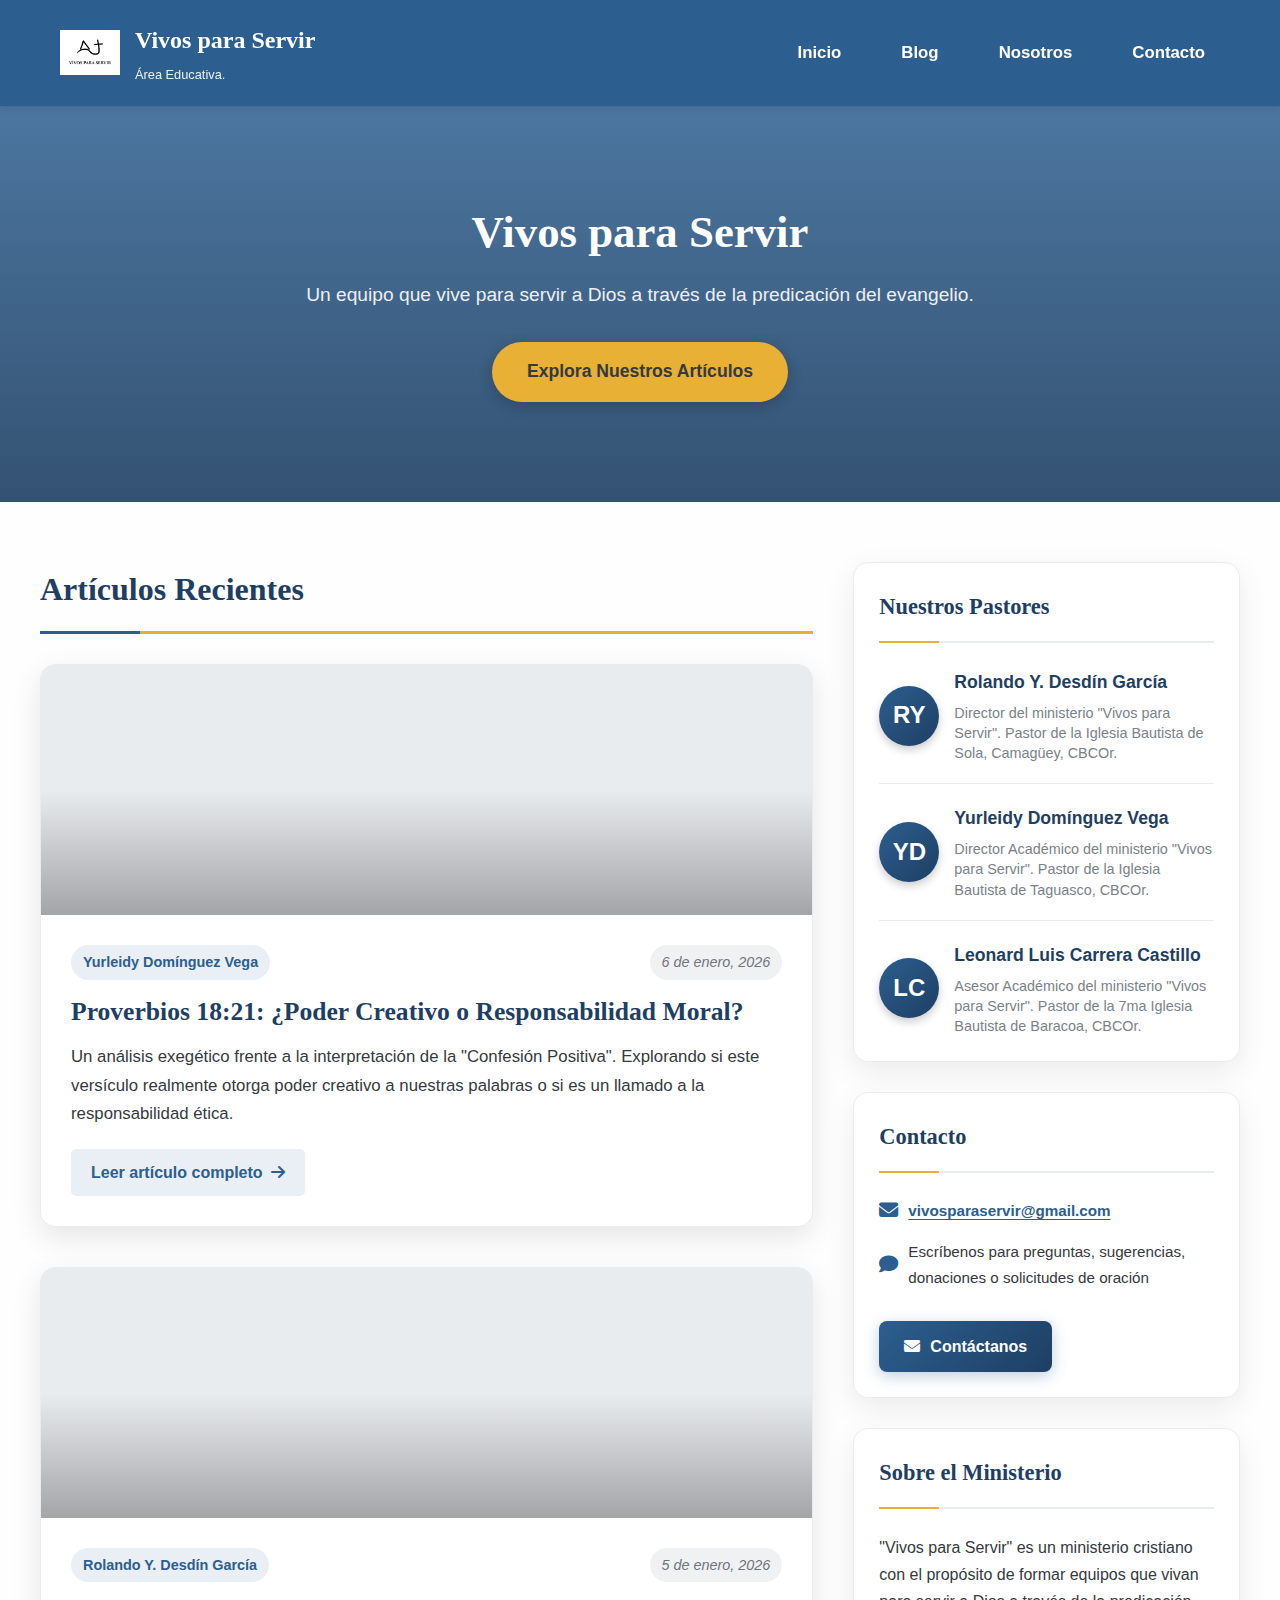
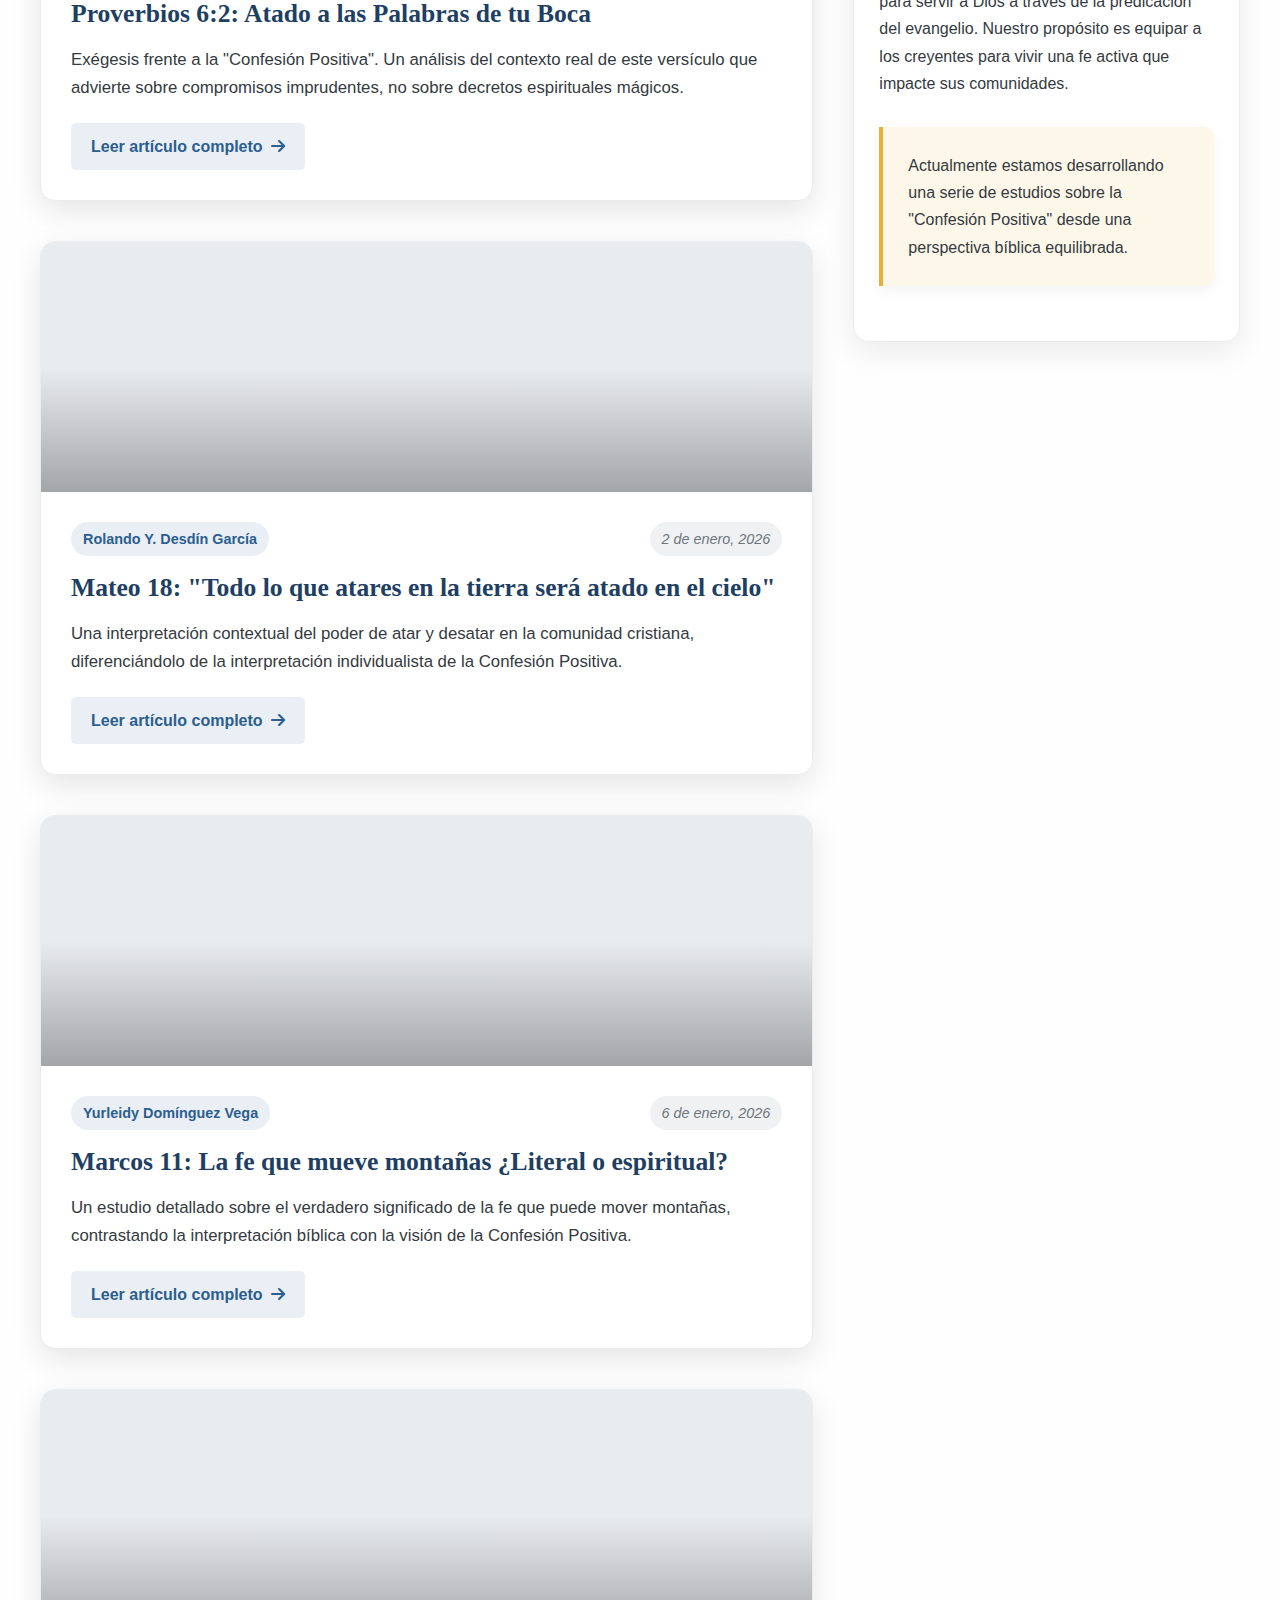
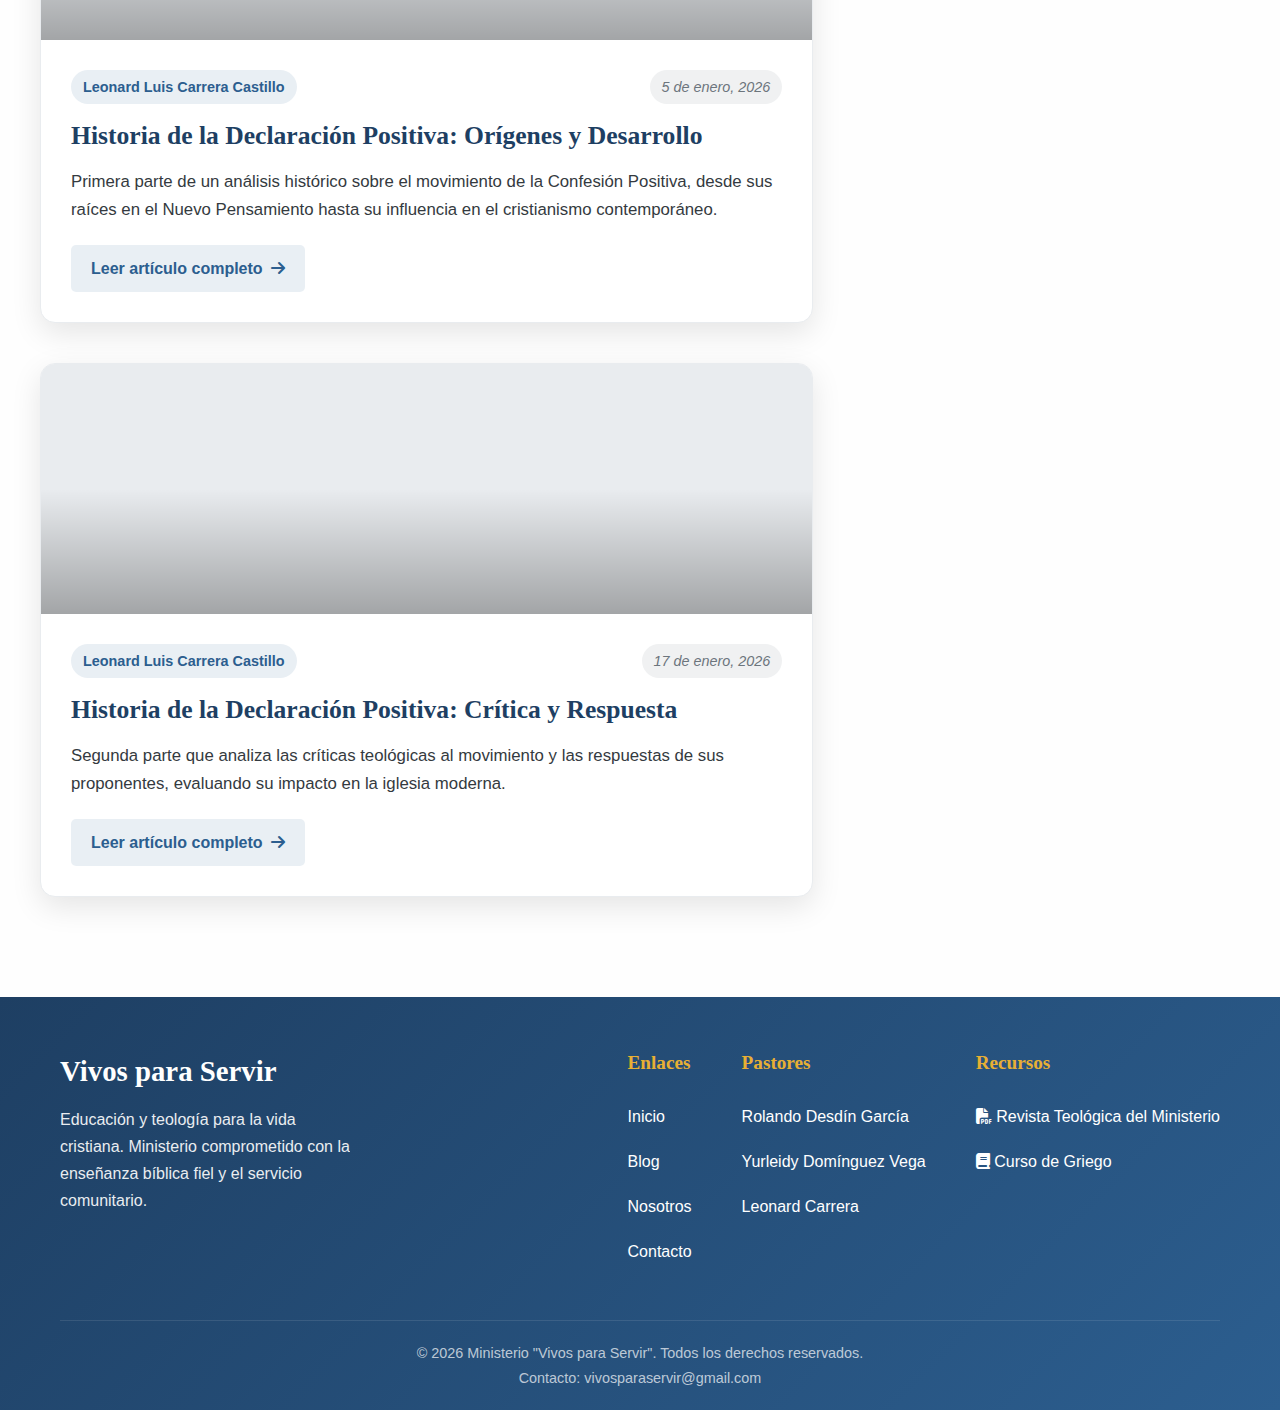
<file: index.html>
<!DOCTYPE html>
<html lang="es">
<head>
    <meta charset="UTF-8">
    <meta name="viewport" content="width=device-width, initial-scale=1.0">
    <title>Vivos para Servir - Ministerio Cristiano</title>
    <link rel="shortcut icon" href="mas logos.jpeg" type="image/x-icon" class="icon">
    <link rel="stylesheet" href="https://cdnjs.cloudflare.com/ajax/libs/font-awesome/6.4.0/css/all.min.css">
    <link rel="stylesheet" href="styles.css">
    <script src="https://cdn.counter.dev/script.js" data-id="c6f88d07-4d8a-4bbf-80a9-cc94b1592197" data-utcoffset="-5"></script>
</head>
<body>
    <!-- Header -->
    <header>
        <div class="container header-content">
            <a href="index.html" class="logo">
                <img src="mas logos.jpeg" alt="Vivos para Servir" class="logo-img">
                <div class="logo-text">
                    <h1>Vivos para Servir</h1>
                    <p>Área Educativa.</p>
                </div>
            </a>
            <button class="mobile-menu-btn">
                <i class="fas fa-bars"></i>
            </button>
            <nav>
                <ul>
                    <li><a href="#home">Inicio</a></li>
                    <li><a href="#blog">Blog</a></li>
                    <li><a href="#about">Nosotros</a></li>
                    <li><a href="#contact">Contacto</a></li>
                </ul>
            </nav>
        </div>
    </header>

    <!-- Hero Section -->
    <section class="hero" id="home">
        <div class="container">
            <h2>Vivos para Servir</h2>
            <p>Un equipo que vive para servir a Dios a través de la predicación del evangelio.</p>
            <a href="#blog" class="cta-button">Explora Nuestros Artículos</a>
        </div>
    </section>

    <!-- Main Content -->
    <div class="container main-content">
        <!-- Blog Posts Section -->
        <section class="blog-posts" id="blog">
            <h2 class="section-title">Artículos Recientes</h2>
            
            <!-- Post 1 - Proverbios 18:21 -->
            <article class="post-card">
                <div class="post-image" style="background-image: url('https://tse4.mm.bing.net/th/id/OIP.cPllH7m7mbZt-2dKgZufPgHaEK?rs=1&pid=ImgDetMain&o=7&rm=3');"></div>
                <div class="post-content">
                    <div class="post-meta">
                        <span class="post-author">Yurleidy Domínguez Vega</span>
                        <span class="post-date">6 de enero, 2026</span>
                    </div>
                    <h3 class="post-title">Proverbios 18:21: ¿Poder Creativo o Responsabilidad Moral?</h3>
                    <p class="post-excerpt">Un análisis exegético frente a la interpretación de la "Confesión Positiva". Explorando si este versículo realmente otorga poder creativo a nuestras palabras o si es un llamado a la responsabilidad ética.</p>
                    <a href="post1-proverbios18.html" class="read-more">
                        Leer artículo completo <i class="fas fa-arrow-right"></i>
                    </a>
                </div>
            </article>
            
            <!-- Post 2 - Proverbios 6:2 -->
            <article class="post-card">
                <div class="post-image" style="background-image: url('https://th.bing.com/th/id/R.c469a2fe0b826336473081b4f7a9954f?rik=tzN5Jc6mptyrUw&pid=ImgRaw&r=0');"></div>
                <div class="post-content">
                    <div class="post-meta">
                        <span class="post-author">Rolando Y. Desdín García</span>
                        <span class="post-date">5 de enero, 2026</span>
                    </div>
                    <h3 class="post-title">Proverbios 6:2: Atado a las Palabras de tu Boca</h3>
                    <p class="post-excerpt">Exégesis frente a la "Confesión Positiva". Un análisis del contexto real de este versículo que advierte sobre compromisos imprudentes, no sobre decretos espirituales mágicos.</p>
                    <a href="post2-proverbios6.html" class="read-more">
                        Leer artículo completo <i class="fas fa-arrow-right"></i>
                    </a>
                </div>
            </article>
            
            <!-- Post 3 - Mateo 18: Atar y Desatar -->
            <article class="post-card">
                <div class="post-image" style="background-image: url('https://tse2.mm.bing.net/th/id/OIP.dSxBgMDgenu-wEvjONSaaAHaFj?rs=1&pid=ImgDetMain&o=7&rm=3');"></div>
                <div class="post-content">
                    <div class="post-meta">
                        <span class="post-author">Rolando Y. Desdín García</span>
                        <span class="post-date">2 de enero, 2026</span>
                    </div>
                    <h3 class="post-title">Mateo 18: "Todo lo que atares en la tierra será atado en el cielo"</h3>
                    <p class="post-excerpt">Una interpretación contextual del poder de atar y desatar en la comunidad cristiana, diferenciándolo de la interpretación individualista de la Confesión Positiva.</p>
                    <a href="post3-mateo18.html" class="read-more">
                        Leer artículo completo <i class="fas fa-arrow-right"></i>
                    </a>
                </div>
            </article>
            
            <!-- Post 4 - Marcos 11: Fe que mueve montañas -->
            <article class="post-card">
                <div class="post-image" style="background-image: url('https://th.bing.com/th/id/R.0a443f0de58c6c3d0232b26f8f3678d8?rik=otKVZGFOBcNVUQ&pid=ImgRaw&r=0');"></div>
                <div class="post-content">
                    <div class="post-meta">
                        <span class="post-author">Yurleidy Domínguez Vega</span>
                        <span class="post-date">6 de enero, 2026</span>
                    </div>
                    <h3 class="post-title">Marcos 11: La fe que mueve montañas ¿Literal o espiritual?</h3>
                    <p class="post-excerpt">Un estudio detallado sobre el verdadero significado de la fe que puede mover montañas, contrastando la interpretación bíblica con la visión de la Confesión Positiva.</p>
                    <a href="post4-marcos11.html" class="read-more">
                        Leer artículo completo <i class="fas fa-arrow-right"></i>
                    </a>
                </div>
            </article>
            
            <!-- Post 5 - Historia de la Declaración Positiva I -->
            <article class="post-card">
                <div class="post-image" style="background-image: url('https://img.freepik.com/fotos-premium/equipo-historiadores-investigando-biblioteca_910054-477.jpg');"></div>
                <div class="post-content">
                    <div class="post-meta">
                        <span class="post-author">Leonard Luis Carrera Castillo</span>
                        <span class="post-date">5 de enero, 2026</span>
                    </div>
                    <h3 class="post-title">Historia de la Declaración Positiva: Orígenes y Desarrollo</h3>
                    <p class="post-excerpt">Primera parte de un análisis histórico sobre el movimiento de la Confesión Positiva, desde sus raíces en el Nuevo Pensamiento hasta su influencia en el cristianismo contemporáneo.</p>
                    <a href="post5-historia1.html" class="read-more">
                        Leer artículo completo <i class="fas fa-arrow-right"></i>
                    </a>
                </div>
            </article>
            
            <!-- Post 6 - Historia de la Declaración Positiva II -->
            <article class="post-card">
                <div class="post-image" style="background-image: url('https://www.chateaudefontainebleau.fr/wp-content/uploads/2019/12/fontainebleau.rec.faire-savoir.com-bibliothaque-de-serlio-chateau-de-fontainebleau-768x512.jpg');"></div>
                <div class="post-content">
                    <div class="post-meta">
                        <span class="post-author">Leonard Luis Carrera Castillo</span>
                        <span class="post-date">17 de enero, 2026</span>
                    </div>
                    <h3 class="post-title">Historia de la Declaración Positiva: Crítica y Respuesta</h3>
                    <p class="post-excerpt">Segunda parte que analiza las críticas teológicas al movimiento y las respuestas de sus proponentes, evaluando su impacto en la iglesia moderna.</p>
                    <a href="post6-historia2.html" class="read-more">
                        Leer artículo completo <i class="fas fa-arrow-right"></i>
                    </a>
                </div>
            </article>
        </section>
        
        <!-- Sidebar -->
        <aside class="sidebar">
            <!-- Authors Widget -->
            <div class="sidebar-widget">
                <h3 class="widget-title">Nuestros Pastores</h3>
                <ul class="authors-list">
                    <li class="author-item">
                        <div class="author-icon">RY</div>
                        <div class="author-info">
                            <h4>Rolando Y. Desdín García</h4>
                            <p>Director del ministerio "Vivos para Servir". Pastor de la Iglesia Bautista de Sola, Camagüey, CBCOr.</p>
                        </div>
                    </li>
                    <li class="author-item">
                        <div class="author-icon">YD</div>
                        <div class="author-info">
                            <h4>Yurleidy Domínguez Vega</h4>
                            <p>Director Académico del ministerio "Vivos para Servir". Pastor de la Iglesia Bautista de Taguasco, CBCOr.</p>
                        </div>
                    </li>
                    <li class="author-item">
                        <div class="author-icon">LC</div>
                        <div class="author-info">
                            <h4>Leonard Luis Carrera Castillo</h4>
                            <p>Asesor Académico del ministerio "Vivos para Servir". Pastor de la 7ma Iglesia Bautista de Baracoa, CBCOr.</p>
                        </div>
                    </li>
                </ul>
            </div>
            
            <!-- Contact Widget -->
            <div class="sidebar-widget">
                <h3 class="widget-title">Contacto</h3>
                <div class="contact-info">
                    <p><i class="fas fa-envelope"></i> <span class="contact-email">vivosparaservir@gmail.com</span></p>
                    <p><i class="fas fa-comment"></i> Escríbenos para preguntas, sugerencias, donaciones o solicitudes de oración</p>
                </div>
                <a href="mailto:vivosparaservir@gmail.com" class="contact-button">
                    <i class="fas fa-envelope"></i> Contáctanos
                </a>
            </div>
            
            <!-- About Widget -->
            <div class="sidebar-widget" id="about">
                <h3 class="widget-title">Sobre el Ministerio</h3>
                <p>"Vivos para Servir" es un ministerio cristiano con el propósito de formar equipos que vivan para servir a Dios a través de la predicación del evangelio. Nuestro propósito es equipar a los creyentes para vivir una fe activa que impacte sus comunidades.</p>
                <div class="highlight-box">
                    <p>Actualmente estamos desarrollando una 
                        serie de estudios sobre la "Confesión Positiva" 
                        desde una perspectiva bíblica equilibrada.</p>
                </div>
            </div>
        </aside>
    </div>

    <!-- Footer -->
    <footer id="contact">
        <div class="container">
            <div class="footer-content">
                <div class="footer-logo">
                    <h3>Vivos para Servir</h3>
                    <p>Educación y teología para la vida cristiana. Ministerio comprometido con la enseñanza bíblica fiel y el servicio comunitario.</p>
                </div>
                <div class="footer-links">
                    <div>
                        <h4>Enlaces</h4>
                        <ul>
                            <li><a href="#home">Inicio</a></li>
                            <li><a href="#blog">Blog</a></li>
                            <li><a href="#about">Nosotros</a></li>
                            <li><a href="#contact">Contacto</a></li>
                        </ul>
                    </div>
                    <div>
                        <h4>Pastores</h4>
                        <ul>
                            <li><a href="#">Rolando Desdín García</a></li>
                            <li><a href="#">Yurleidy Domínguez Vega</a></li>
                            <li><a href="#">Leonard Carrera</a></li>
                        </ul>
                    </div>
                    <div>
                        <h4>Recursos</h4>
                        <ul>
                            <li><a href="#"><i class="fas fa-file-pdf"></i> Revista Teológica del Ministerio</a></li>
                            <li><a href="#"><i class="fas fa-book"></i> Curso de Griego</a></li>
                        </ul>
                    </div>
                </div>
            </div>
            <div class="copyright">
                <p>&copy; 2026 Ministerio "Vivos para Servir". Todos los derechos reservados.</p>
                <p>Contacto: vivosparaservir@gmail.com</p>
            </div>
        </div>
    </footer>

    <script>
        // Mobile menu toggle
        document.querySelector('.mobile-menu-btn').addEventListener('click', function() {
            const nav = document.querySelector('nav');
            nav.classList.toggle('active');
        });
        
        // Close mobile menu when clicking outside
        document.addEventListener('click', function(e) {
            const nav = document.querySelector('nav');
            const menuBtn = document.querySelector('.mobile-menu-btn');
            
            if (!nav.contains(e.target) && !menuBtn.contains(e.target)) {
                nav.classList.remove('active');
            }
        });
        
        // Smooth scrolling for anchor links
        document.querySelectorAll('a[href^="#"]').forEach(anchor => {
            anchor.addEventListener('click', function(e) {
                const targetId = this.getAttribute('href');
                if(targetId === '#') return;
                
                const targetElement = document.querySelector(targetId);
                if(targetElement) {
                    e.preventDefault();
                    
                    window.scrollTo({
                        top: targetElement.offsetTop - 80,
                        behavior: 'smooth'
                    });
                    
                    // Close mobile menu if open
                    if(window.innerWidth <= 768) {
                        document.querySelector('nav').classList.remove('active');
                    }
                }
            });
        });
    </script>
</body>
</html>
</file>
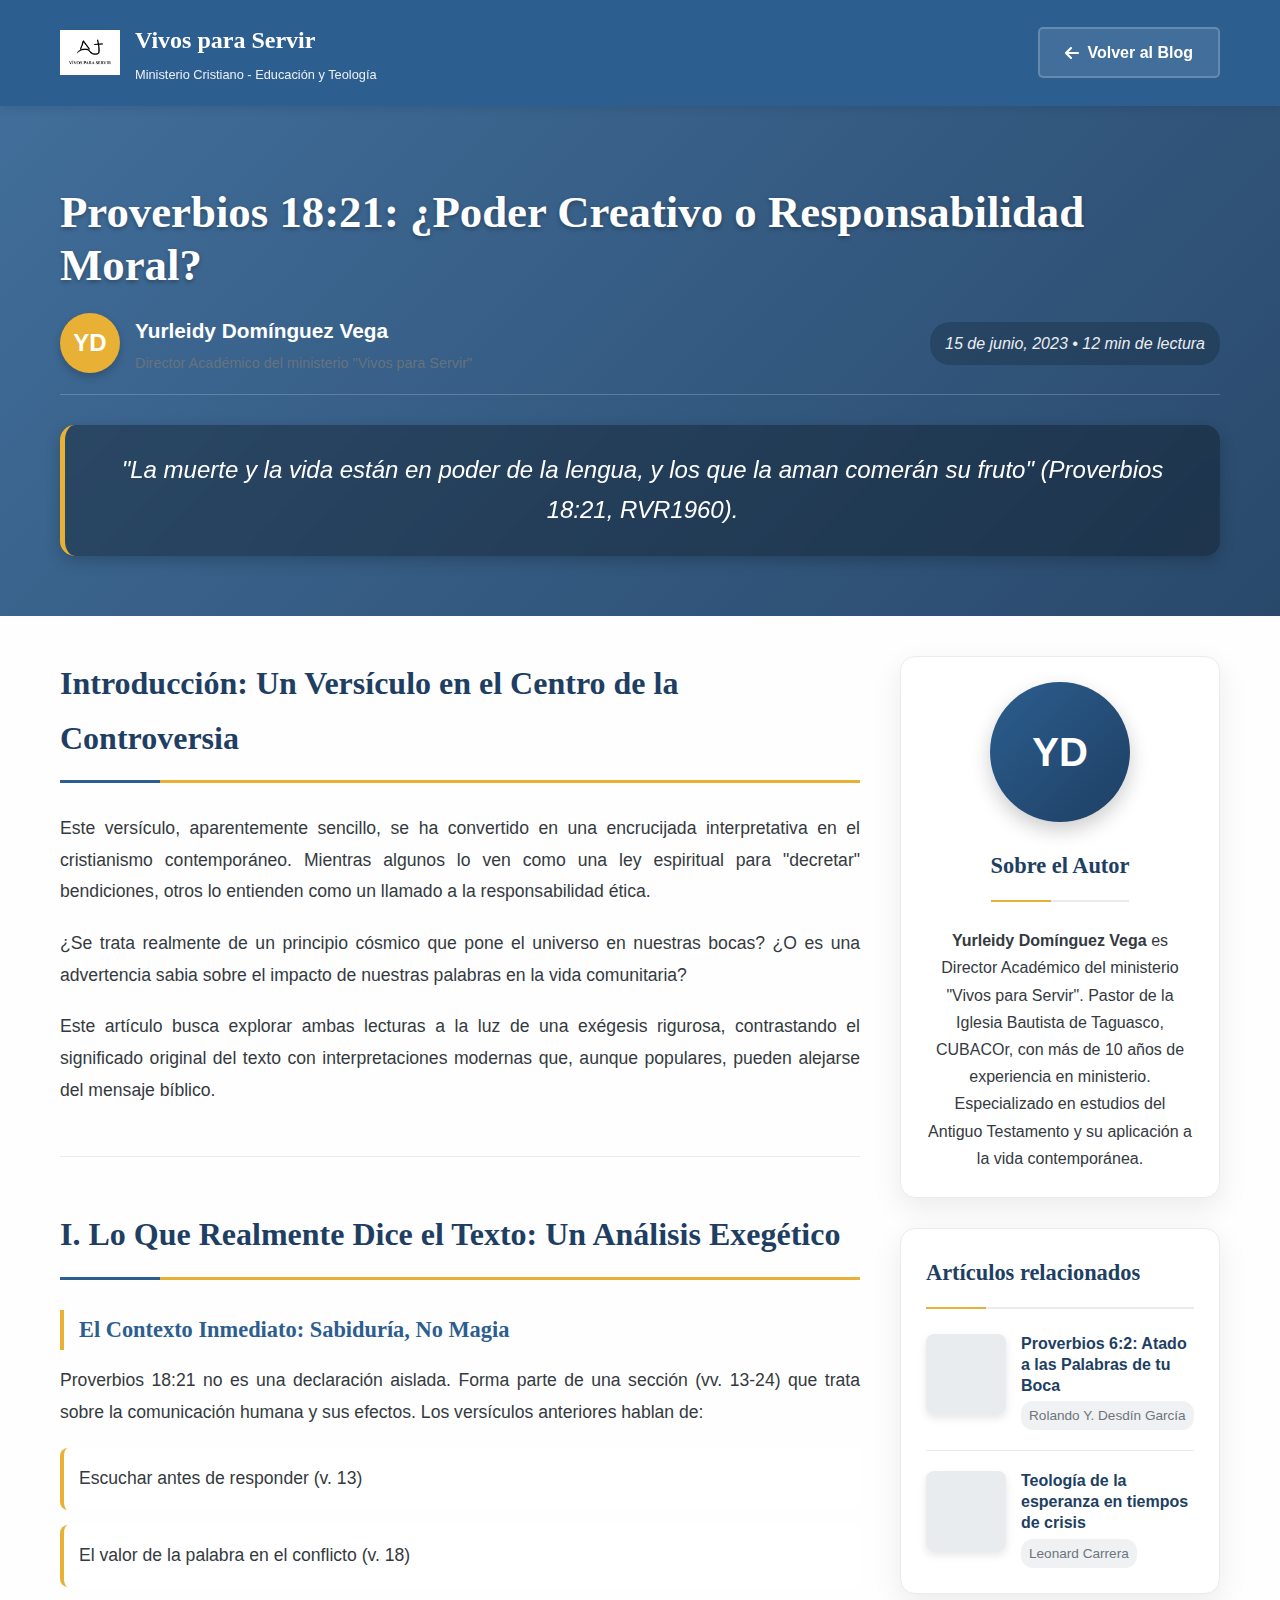
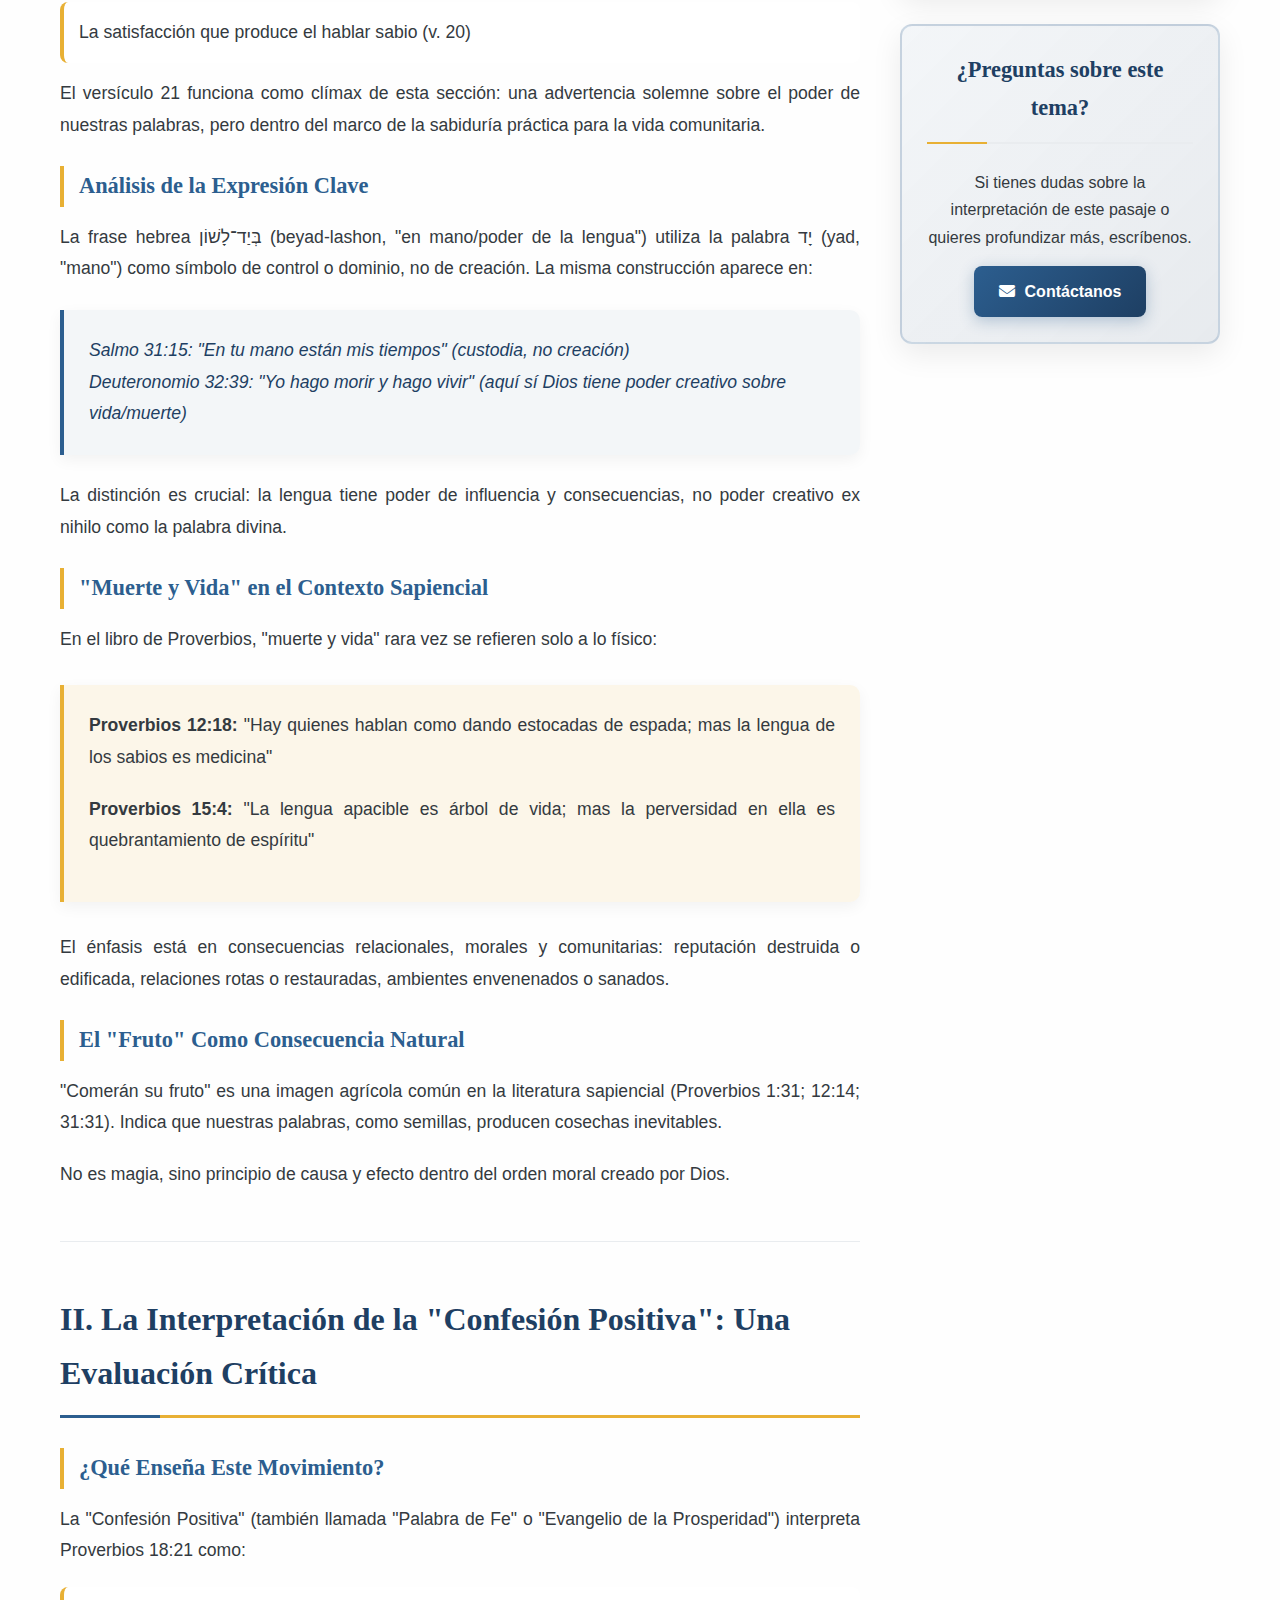
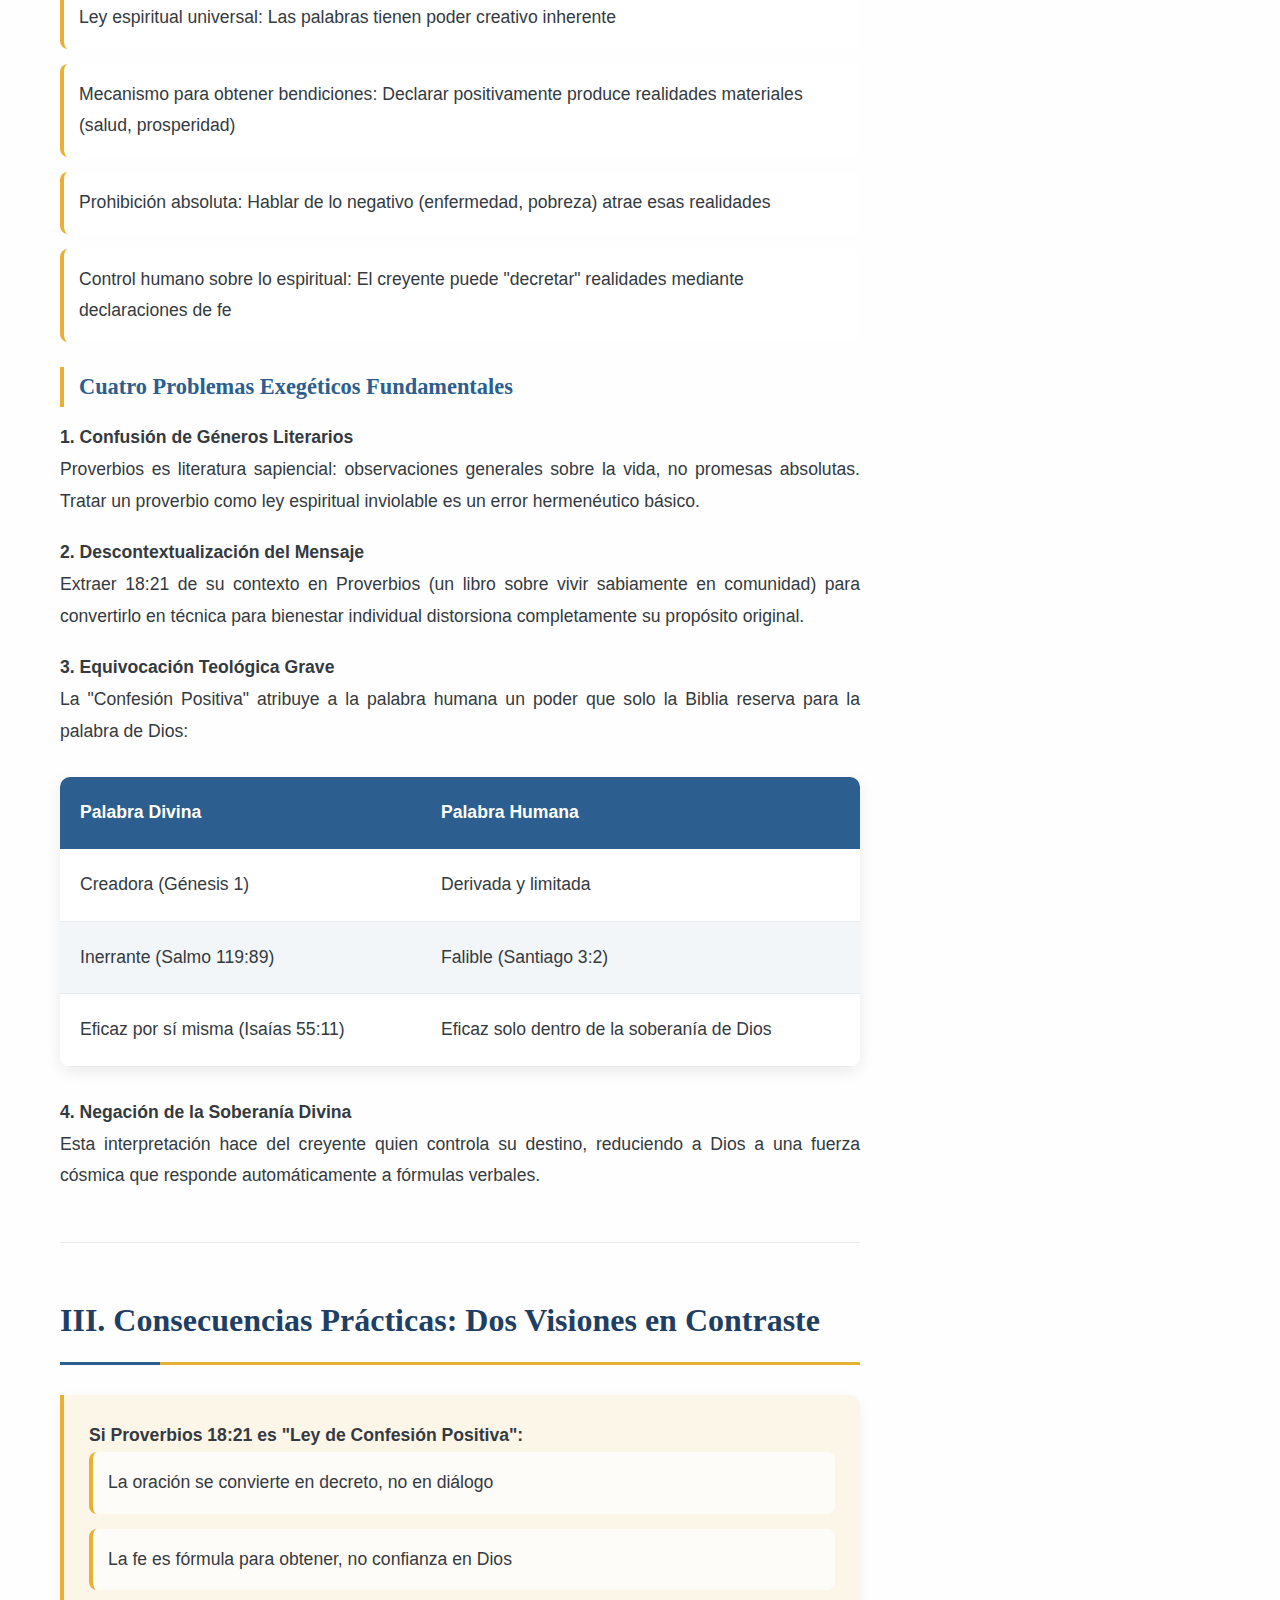
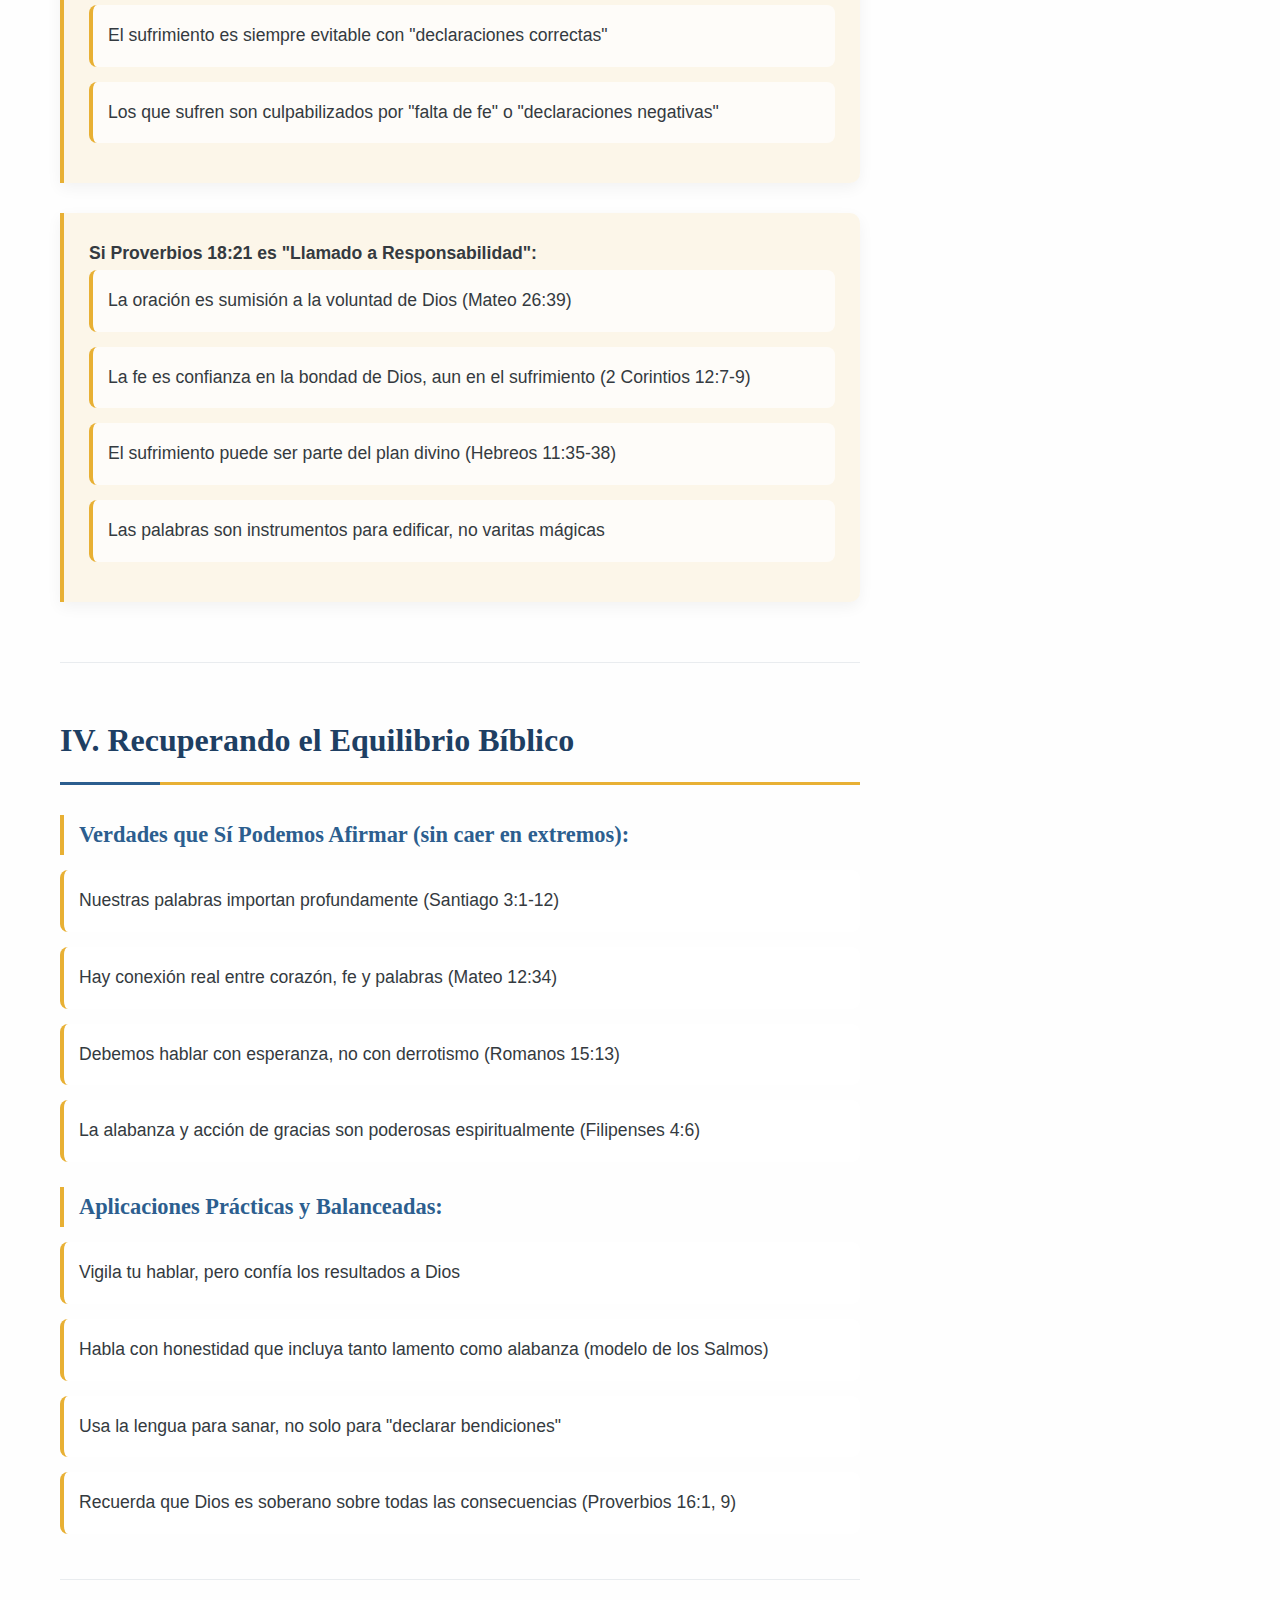
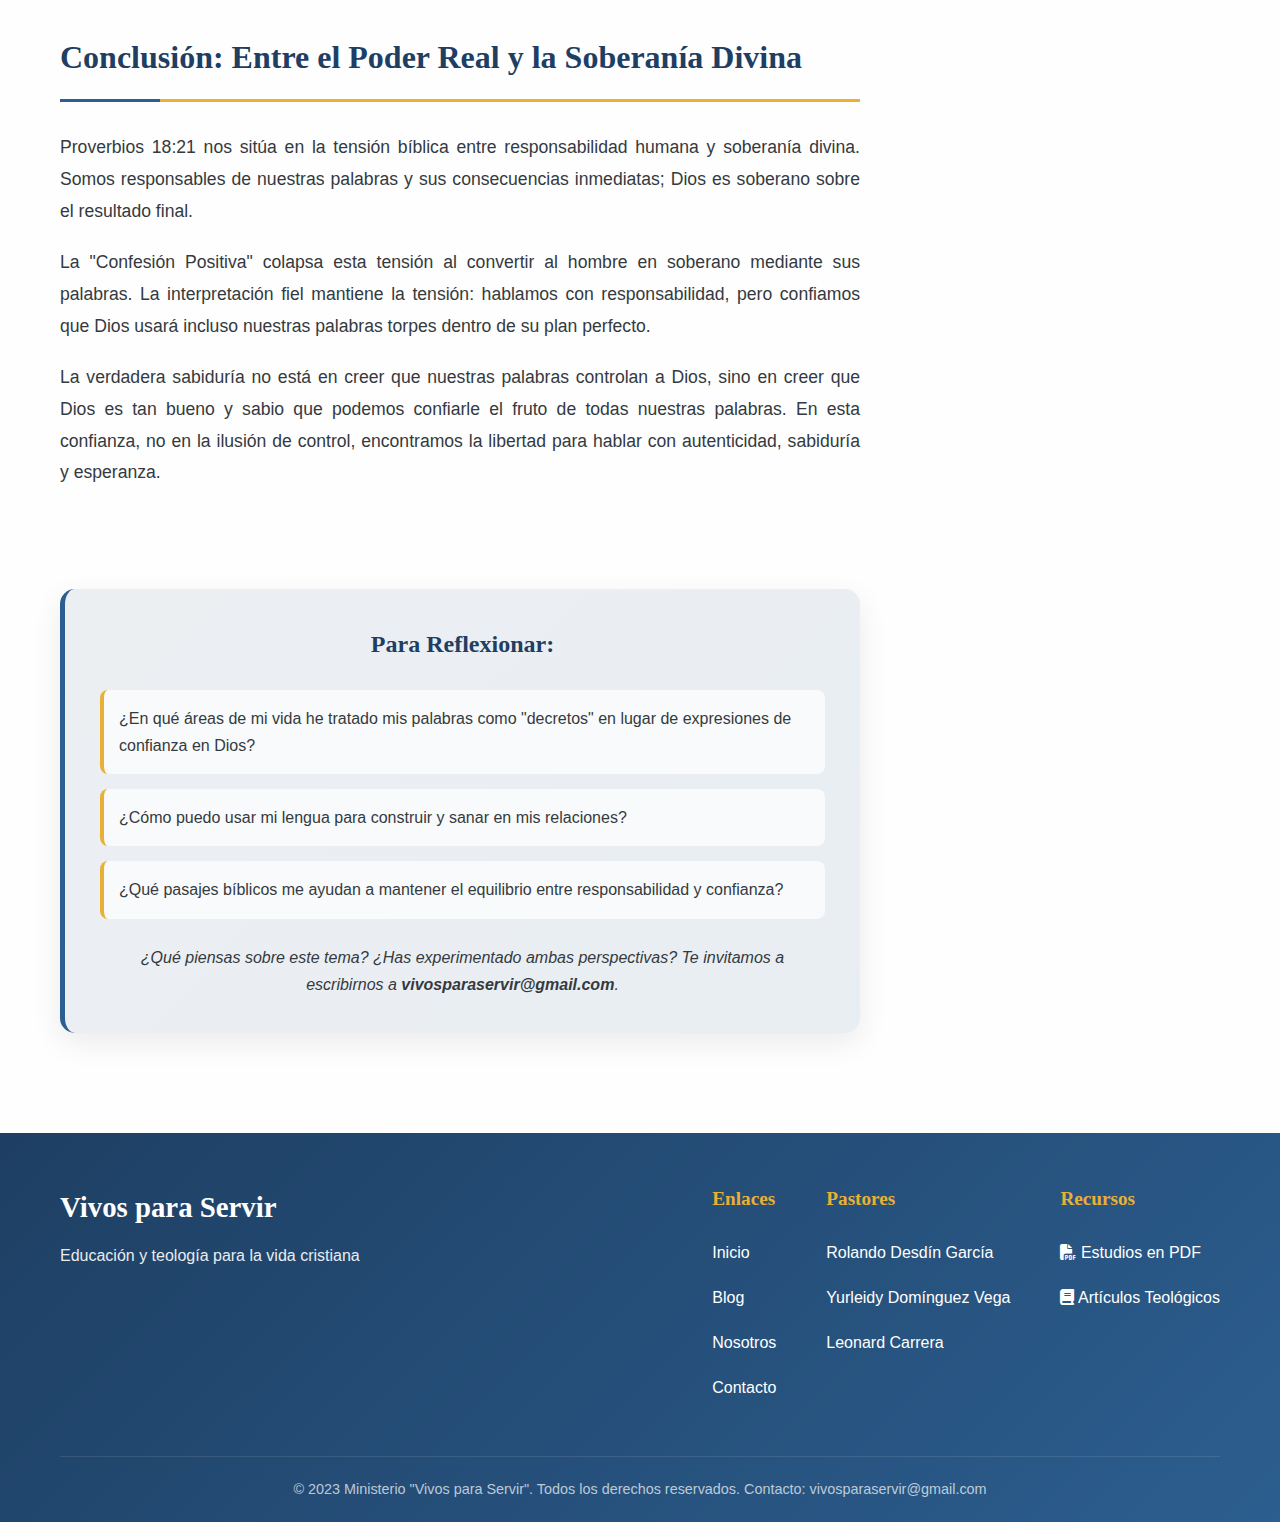
<file: post1-proverbios18.html>
<!DOCTYPE html>
<html lang="es">
<head>
    <meta charset="UTF-8">
    <meta name="viewport" content="width=device-width, initial-scale=1.0">
    <title>Proverbios 18:21: ¿Poder Creativo o Responsabilidad Moral? | Vivos para Servir</title>
    <link rel="stylesheet" href="https://cdnjs.cloudflare.com/ajax/libs/font-awesome/6.4.0/css/all.min.css">
    <link rel="stylesheet" href="styles.css">
    <script src="https://cdn.counter.dev/script.js" data-id="c6f88d07-4d8a-4bbf-80a9-cc94b1592197" data-utcoffset="-5"></script>
    <style>
        .article-header {
            background-image: url('https://images.unsplash.com/photo-1542407342318-65b9d6d8c4e9?ixlib=rb-4.0.3&auto=format&fit=crop&w=1200&q=80');
        }
    </style>
</head>
<body>
    <!-- Header -->
    <header>
        <div class="container header-content">
            <a href="index.html" class="logo">
                <img src="mas logos.jpeg" alt="Vivos para Servir" class="logo-img">
                <div class="logo-text">
                    <h1>Vivos para Servir</h1>
                    <p>Ministerio Cristiano - Educación y Teología</p>
                </div>
            </a>
            <a href="index.html" class="back-button">
                <i class="fas fa-arrow-left"></i> Volver al Blog
            </a>
        </div>
    </header>

    <!-- Article Header -->
    <div class="article-header">
        <div class="container">
            <h1 class="article-title">Proverbios 18:21: ¿Poder Creativo o Responsabilidad Moral?</h1>
            <div class="article-meta">
                <div class="article-author">
                    <div class="author-avatar">YD</div>
                    <div class="author-info">
                        <h3>Yurleidy Domínguez Vega</h3>
                        <p>Director Académico del ministerio "Vivos para Servir"</p>
                    </div>
                </div>
                <div class="article-date">15 de junio, 2023 • 12 min de lectura</div>
            </div>
            <div class="bible-verse">
                "La muerte y la vida están en poder de la lengua, y los que la aman comerán su fruto" (Proverbios 18:21, RVR1960).
            </div>
        </div>
    </div>

    <!-- Article Content -->
    <div class="container article-container">
        <!-- Main Article -->
        <article class="article-content">
            <!-- Introduction -->
            <section class="article-section">
                <h2 class="section-title">Introducción: Un Versículo en el Centro de la Controversia</h2>
                <div class="article-body">
                    <p>Este versículo, aparentemente sencillo, se ha convertido en una encrucijada interpretativa en el cristianismo contemporáneo. Mientras algunos lo ven como una ley espiritual para "decretar" bendiciones, otros lo entienden como un llamado a la responsabilidad ética.</p>
                    
                    <p>¿Se trata realmente de un principio cósmico que pone el universo en nuestras bocas? ¿O es una advertencia sabia sobre el impacto de nuestras palabras en la vida comunitaria?</p>
                    
                    <p>Este artículo busca explorar ambas lecturas a la luz de una exégesis rigurosa, contrastando el significado original del texto con interpretaciones modernas que, aunque populares, pueden alejarse del mensaje bíblico.</p>
                </div>
            </section>

            <!-- Part I -->
            <section class="article-section">
                <h2 class="section-title">I. Lo Que Realmente Dice el Texto: Un Análisis Exegético</h2>
                
                <div class="article-body">
                    <h3 class="section-subtitle">El Contexto Inmediato: Sabiduría, No Magia</h3>
                    <p>Proverbios 18:21 no es una declaración aislada. Forma parte de una sección (vv. 13-24) que trata sobre la comunicación humana y sus efectos. Los versículos anteriores hablan de:</p>
                    
                    <ul class="reflection-list">
                        <li>Escuchar antes de responder (v. 13)</li>
                        <li>El valor de la palabra en el conflicto (v. 18)</li>
                        <li>La satisfacción que produce el hablar sabio (v. 20)</li>
                    </ul>
                    
                    <p>El versículo 21 funciona como clímax de esta sección: una advertencia solemne sobre el poder de nuestras palabras, pero dentro del marco de la sabiduría práctica para la vida comunitaria.</p>
                    
                    <h3 class="section-subtitle">Análisis de la Expresión Clave</h3>
                    <p>La frase hebrea בְּיַד־לָשׁוֹן (beyad-lashon, "en mano/poder de la lengua") utiliza la palabra יָד (yad, "mano") como símbolo de control o dominio, no de creación. La misma construcción aparece en:</p>
                    
                    <blockquote>
                        Salmo 31:15: "En tu mano están mis tiempos" (custodia, no creación)<br>
                        Deuteronomio 32:39: "Yo hago morir y hago vivir" (aquí sí Dios tiene poder creativo sobre vida/muerte)
                    </blockquote>
                    
                    <p>La distinción es crucial: la lengua tiene poder de influencia y consecuencias, no poder creativo ex nihilo como la palabra divina.</p>
                    
                    <h3 class="section-subtitle">"Muerte y Vida" en el Contexto Sapiencial</h3>
                    <p>En el libro de Proverbios, "muerte y vida" rara vez se refieren solo a lo físico:</p>
                    
                    <div class="highlight-box">
                        <p><strong>Proverbios 12:18:</strong> "Hay quienes hablan como dando estocadas de espada; mas la lengua de los sabios es medicina"</p>
                        <p><strong>Proverbios 15:4:</strong> "La lengua apacible es árbol de vida; mas la perversidad en ella es quebrantamiento de espíritu"</p>
                    </div>
                    
                    <p>El énfasis está en consecuencias relacionales, morales y comunitarias: reputación destruida o edificada, relaciones rotas o restauradas, ambientes envenenados o sanados.</p>
                    
                    <h3 class="section-subtitle">El "Fruto" Como Consecuencia Natural</h3>
                    <p>"Comerán su fruto" es una imagen agrícola común en la literatura sapiencial (Proverbios 1:31; 12:14; 31:31). Indica que nuestras palabras, como semillas, producen cosechas inevitables.</p>
                    
                    <p>No es magia, sino principio de causa y efecto dentro del orden moral creado por Dios.</p>
                </div>
            </section>

            <!-- Part II -->
            <section class="article-section">
                <h2 class="section-title">II. La Interpretación de la "Confesión Positiva": Una Evaluación Crítica</h2>
                
                <div class="article-body">
                    <h3 class="section-subtitle">¿Qué Enseña Este Movimiento?</h3>
                    <p>La "Confesión Positiva" (también llamada "Palabra de Fe" o "Evangelio de la Prosperidad") interpreta Proverbios 18:21 como:</p>
                    
                    <ul class="reflection-list">
                        <li>Ley espiritual universal: Las palabras tienen poder creativo inherente</li>
                        <li>Mecanismo para obtener bendiciones: Declarar positivamente produce realidades materiales (salud, prosperidad)</li>
                        <li>Prohibición absoluta: Hablar de lo negativo (enfermedad, pobreza) atrae esas realidades</li>
                        <li>Control humano sobre lo espiritual: El creyente puede "decretar" realidades mediante declaraciones de fe</li>
                    </ul>
                    
                    <h3 class="section-subtitle">Cuatro Problemas Exegéticos Fundamentales</h3>
                    
                    <p><strong>1. Confusión de Géneros Literarios</strong><br>
                    Proverbios es literatura sapiencial: observaciones generales sobre la vida, no promesas absolutas. Tratar un proverbio como ley espiritual inviolable es un error hermenéutico básico.</p>
                    
                    <p><strong>2. Descontextualización del Mensaje</strong><br>
                    Extraer 18:21 de su contexto en Proverbios (un libro sobre vivir sabiamente en comunidad) para convertirlo en técnica para bienestar individual distorsiona completamente su propósito original.</p>
                    
                    <p><strong>3. Equivocación Teológica Grave</strong><br>
                    La "Confesión Positiva" atribuye a la palabra humana un poder que solo la Biblia reserva para la palabra de Dios:</p>
                    
                    <table class="comparison-table">
                        <thead>
                            <tr>
                                <th>Palabra Divina</th>
                                <th>Palabra Humana</th>
                            </tr>
                        </thead>
                        <tbody>
                            <tr>
                                <td>Creadora (Génesis 1)</td>
                                <td>Derivada y limitada</td>
                            </tr>
                            <tr>
                                <td>Inerrante (Salmo 119:89)</td>
                                <td>Falible (Santiago 3:2)</td>
                            </tr>
                            <tr>
                                <td>Eficaz por sí misma (Isaías 55:11)</td>
                                <td>Eficaz solo dentro de la soberanía de Dios</td>
                            </tr>
                        </tbody>
                    </table>
                    
                    <p><strong>4. Negación de la Soberanía Divina</strong><br>
                    Esta interpretación hace del creyente quien controla su destino, reduciendo a Dios a una fuerza cósmica que responde automáticamente a fórmulas verbales.</p>
                </div>
            </section>

            <!-- Part III -->
            <section class="article-section">
                <h2 class="section-title">III. Consecuencias Prácticas: Dos Visiones en Contraste</h2>
                
                <div class="article-body">
                    <div class="highlight-box">
                        <h4>Si Proverbios 18:21 es "Ley de Confesión Positiva":</h4>
                        <ul class="reflection-list">
                            <li>La oración se convierte en decreto, no en diálogo</li>
                            <li>La fe es fórmula para obtener, no confianza en Dios</li>
                            <li>El sufrimiento es siempre evitable con "declaraciones correctas"</li>
                            <li>Los que sufren son culpabilizados por "falta de fe" o "declaraciones negativas"</li>
                        </ul>
                    </div>
                    
                    <div class="highlight-box">
                        <h4>Si Proverbios 18:21 es "Llamado a Responsabilidad":</h4>
                        <ul class="reflection-list">
                            <li>La oración es sumisión a la voluntad de Dios (Mateo 26:39)</li>
                            <li>La fe es confianza en la bondad de Dios, aun en el sufrimiento (2 Corintios 12:7-9)</li>
                            <li>El sufrimiento puede ser parte del plan divino (Hebreos 11:35-38)</li>
                            <li>Las palabras son instrumentos para edificar, no varitas mágicas</li>
                        </ul>
                    </div>
                </div>
            </section>

            <!-- Part IV -->
            <section class="article-section">
                <h2 class="section-title">IV. Recuperando el Equilibrio Bíblico</h2>
                
                <div class="article-body">
                    <h3 class="section-subtitle">Verdades que Sí Podemos Afirmar (sin caer en extremos):</h3>
                    <ul class="reflection-list">
                        <li>Nuestras palabras importan profundamente (Santiago 3:1-12)</li>
                        <li>Hay conexión real entre corazón, fe y palabras (Mateo 12:34)</li>
                        <li>Debemos hablar con esperanza, no con derrotismo (Romanos 15:13)</li>
                        <li>La alabanza y acción de gracias son poderosas espiritualmente (Filipenses 4:6)</li>
                    </ul>
                    
                    <h3 class="section-subtitle">Aplicaciones Prácticas y Balanceadas:</h3>
                    <ul class="reflection-list">
                        <li>Vigila tu hablar, pero confía los resultados a Dios</li>
                        <li>Habla con honestidad que incluya tanto lamento como alabanza (modelo de los Salmos)</li>
                        <li>Usa la lengua para sanar, no solo para "declarar bendiciones"</li>
                        <li>Recuerda que Dios es soberano sobre todas las consecuencias (Proverbios 16:1, 9)</li>
                    </ul>
                </div>
            </section>

            <!-- Conclusion -->
            <section class="article-section">
                <h2 class="section-title">Conclusión: Entre el Poder Real y la Soberanía Divina</h2>
                
                <div class="article-body">
                    <p>Proverbios 18:21 nos sitúa en la tensión bíblica entre responsabilidad humana y soberanía divina. Somos responsables de nuestras palabras y sus consecuencias inmediatas; Dios es soberano sobre el resultado final.</p>
                    
                    <p>La "Confesión Positiva" colapsa esta tensión al convertir al hombre en soberano mediante sus palabras. La interpretación fiel mantiene la tensión: hablamos con responsabilidad, pero confiamos que Dios usará incluso nuestras palabras torpes dentro de su plan perfecto.</p>
                    
                    <p>La verdadera sabiduría no está en creer que nuestras palabras controlan a Dios, sino en creer que Dios es tan bueno y sabio que podemos confiarle el fruto de todas nuestras palabras. En esta confianza, no en la ilusión de control, encontramos la libertad para hablar con autenticidad, sabiduría y esperanza.</p>
                </div>
            </section>

            <!-- Reflection Box -->
            <div class="reflection-box">
                <h3 class="reflection-title">Para Reflexionar:</h3>
                <ul class="reflection-list">
                    <li>¿En qué áreas de mi vida he tratado mis palabras como "decretos" en lugar de expresiones de confianza en Dios?</li>
                    <li>¿Cómo puedo usar mi lengua para construir y sanar en mis relaciones?</li>
                    <li>¿Qué pasajes bíblicos me ayudan a mantener el equilibrio entre responsabilidad y confianza?</li>
                </ul>
                
                <p style="margin-top: 25px; font-style: italic; text-align: center;">¿Qué piensas sobre este tema? ¿Has experimentado ambas perspectivas? Te invitamos a escribirnos a <strong>vivosparaservir@gmail.com</strong>.</p>
            </div>
        </article>

        <!-- Sidebar -->
        <aside class="article-sidebar">
            <!-- Author Bio -->
            <div class="sidebar-widget">
                <div class="author-bio">
                    <div class="author-bio-img">YD</div>
                    <h3 class="widget-title">Sobre el Autor</h3>
                    <p><strong>Yurleidy Domínguez Vega</strong> es Director Académico del ministerio "Vivos para Servir". Pastor de la Iglesia Bautista de Taguasco, CUBACOr, con más de 10 años de experiencia en ministerio.</p>
                    <p>Especializado en estudios del Antiguo Testamento y su aplicación a la vida contemporánea.</p>
                </div>
            </div>

            <!-- Related Posts -->
            <div class="sidebar-widget">
                <h3 class="widget-title">Artículos relacionados</h3>
                <ul class="related-posts">
                    <li class="related-post">
                        <div class="related-post-img" style="background-image: url('https://images.unsplash.com/photo-1518834103328-93d45986dce1?ixlib=rb-4.0.3&auto=format&fit=crop&w=300&q=80');"></div>
                        <div>
                            <h4 class="related-post-title">Proverbios 6:2: Atado a las Palabras de tu Boca</h4>
                            <p class="related-post-author">Rolando Y. Desdín García</p>
                        </div>
                    </li>
                    <li class="related-post">
                        <div class="related-post-img" style="background-image: url('https://images.unsplash.com/photo-1544724569-5f546fd6f2b5?ixlib=rb-4.0.3&auto=format&fit=crop&w=300&q=80');"></div>
                        <div>
                            <h4 class="related-post-title">Teología de la esperanza en tiempos de crisis</h4>
                            <p class="related-post-author">Leonard Carrera</p>
                        </div>
                    </li>
                </ul>
            </div>

            <!-- Contact Widget -->
            <div class="sidebar-widget contact-widget">
                <h3 class="widget-title">¿Preguntas sobre este tema?</h3>
                <p>Si tienes dudas sobre la interpretación de este pasaje o quieres profundizar más, escríbenos.</p>
                <a href="mailto:vivosparaservir@gmail.com" class="contact-button">
                    <i class="fas fa-envelope"></i> Contáctanos
                </a>
            </div>
        </aside>
    </div>

    <!-- Footer -->
    <footer>
        <div class="container">
            <div class="footer-content">
                <div class="footer-logo">
                    <h3>Vivos para Servir</h3>
                    <p>Educación y teología para la vida cristiana</p>
                </div>
                <div class="footer-links">
                    <div>
                        <h4>Enlaces</h4>
                        <ul>
                            <li><a href="index.html">Inicio</a></li>
                            <li><a href="index.html#blog">Blog</a></li>
                            <li><a href="index.html#about">Nosotros</a></li>
                            <li><a href="index.html#contact">Contacto</a></li>
                        </ul>
                    </div>
                    <div>
                        <h4>Pastores</h4>
                        <ul>
                            <li><a href="#">Rolando Desdín García</a></li>
                            <li><a href="#">Yurleidy Domínguez Vega</a></li>
                            <li><a href="#">Leonard Carrera</a></li>
                        </ul>
                    </div>
                    <div>
                        <h4>Recursos</h4>
                        <ul>
                            <li><a href="#"><i class="fas fa-file-pdf"></i> Estudios en PDF</a></li>
                            <li><a href="#"><i class="fas fa-book"></i> Artículos Teológicos</a></li>
                        </ul>
                    </div>
                </div>
            </div>
            <div class="copyright">
                <p>&copy; 2023 Ministerio "Vivos para Servir". Todos los derechos reservados. Contacto: vivosparaservir@gmail.com</p>
            </div>
        </div>
    </footer>

   <script>
    // Manejo de sidebar sticky para múltiples widgets
    document.addEventListener('DOMContentLoaded', function() {
        const sidebarWidgets = document.querySelectorAll('.sidebar-widget');
        const articleSidebar = document.querySelector('.article-sidebar');
        const footer = document.querySelector('footer');
        
        if (!articleSidebar || sidebarWidgets.length === 0) return;
        
        let isCalculated = false;
        let widgetPositions = [];
        let sidebarTop = 0;
        let sidebarHeight = 0;
        let footerTop = 0;
        
        function calculatePositions() {
            sidebarTop = articleSidebar.getBoundingClientRect().top + window.scrollY;
            sidebarHeight = articleSidebar.offsetHeight;
            footerTop = footer.getBoundingClientRect().top + window.scrollY;
            
            widgetPositions = [];
            let cumulativeHeight = 0;
            
            sidebarWidgets.forEach((widget, index) => {
                const widgetHeight = widget.offsetHeight + 30; // + margin-bottom
                widgetPositions.push({
                    element: widget,
                    top: cumulativeHeight,
                    bottom: cumulativeHeight + widgetHeight,
                    height: widgetHeight,
                    index: index
                });
                cumulativeHeight += widgetHeight;
            });
            
            isCalculated = true;
        }
        
        function handleStickyWidgets() {
            if (!isCalculated) calculatePositions();
            
            const scrollY = window.scrollY;
            const sidebarBottom = sidebarTop + sidebarHeight;
            const availableHeight = sidebarHeight;
            
            // Primero, quitar todas las clases sticky
            sidebarWidgets.forEach(widget => {
                widget.classList.remove('sticky', 'sticky-bottom');
                widget.style.position = '';
                widget.style.top = '';
                widget.style.bottom = '';
                widget.style.width = '';
            });
            
            // Calcular cuántos widgets caben en el viewport
            let totalStickyHeight = 0;
            let widgetsToStick = [];
            
            for (let i = 0; i < widgetPositions.length; i++) {
                const widget = widgetPositions[i];
                totalStickyHeight += widget.height;
                
                if (totalStickyHeight <= availableHeight) {
                    widgetsToStick.push(widget);
                } else {
                    break;
                }
            }
            
            // Si estamos cerca del footer, aplicar sticky-bottom al último widget
            if (scrollY + window.innerHeight >= footerTop - 50) {
                const lastWidget = widgetPositions[widgetPositions.length - 1];
                if (lastWidget) {
                    lastWidget.element.classList.add('sticky-bottom');
                }
                return;
            }
            
            // Si el sidebar está visible en la pantalla
            if (scrollY >= sidebarTop - 100 && scrollY <= sidebarBottom - window.innerHeight) {
                // Hacer sticky solo a los widgets que caben
                widgetsToStick.forEach((widget, index) => {
                    if (index === 0) {
                        // El primer widget se pega arriba
                        widget.element.classList.add('sticky');
                    }
                });
            }
        }
        
        // Calcular en load y resize
        window.addEventListener('load', function() {
            calculatePositions();
            handleStickyWidgets();
            
            // Recalcular después de que las imágenes se carguen
            setTimeout(calculatePositions, 500);
            setTimeout(handleStickyWidgets, 500);
        });
        
        window.addEventListener('scroll', handleStickyWidgets);
        window.addEventListener('resize', function() {
            isCalculated = false;
            setTimeout(calculatePositions, 100);
            setTimeout(handleStickyWidgets, 100);
        });
        
        // Smooth scroll para anchor links
        document.querySelectorAll('a[href^="#"]').forEach(anchor => {
            anchor.addEventListener('click', function(e) {
                const targetId = this.getAttribute('href');
                if(targetId === '#') return;
                
                const targetElement = document.querySelector(targetId);
                if(targetElement) {
                    e.preventDefault();
                    window.scrollTo({
                        top: targetElement.offsetTop - 100,
                        behavior: 'smooth'
                    });
                }
            });
        });
    });
</script>
</body>
</html>
</file>
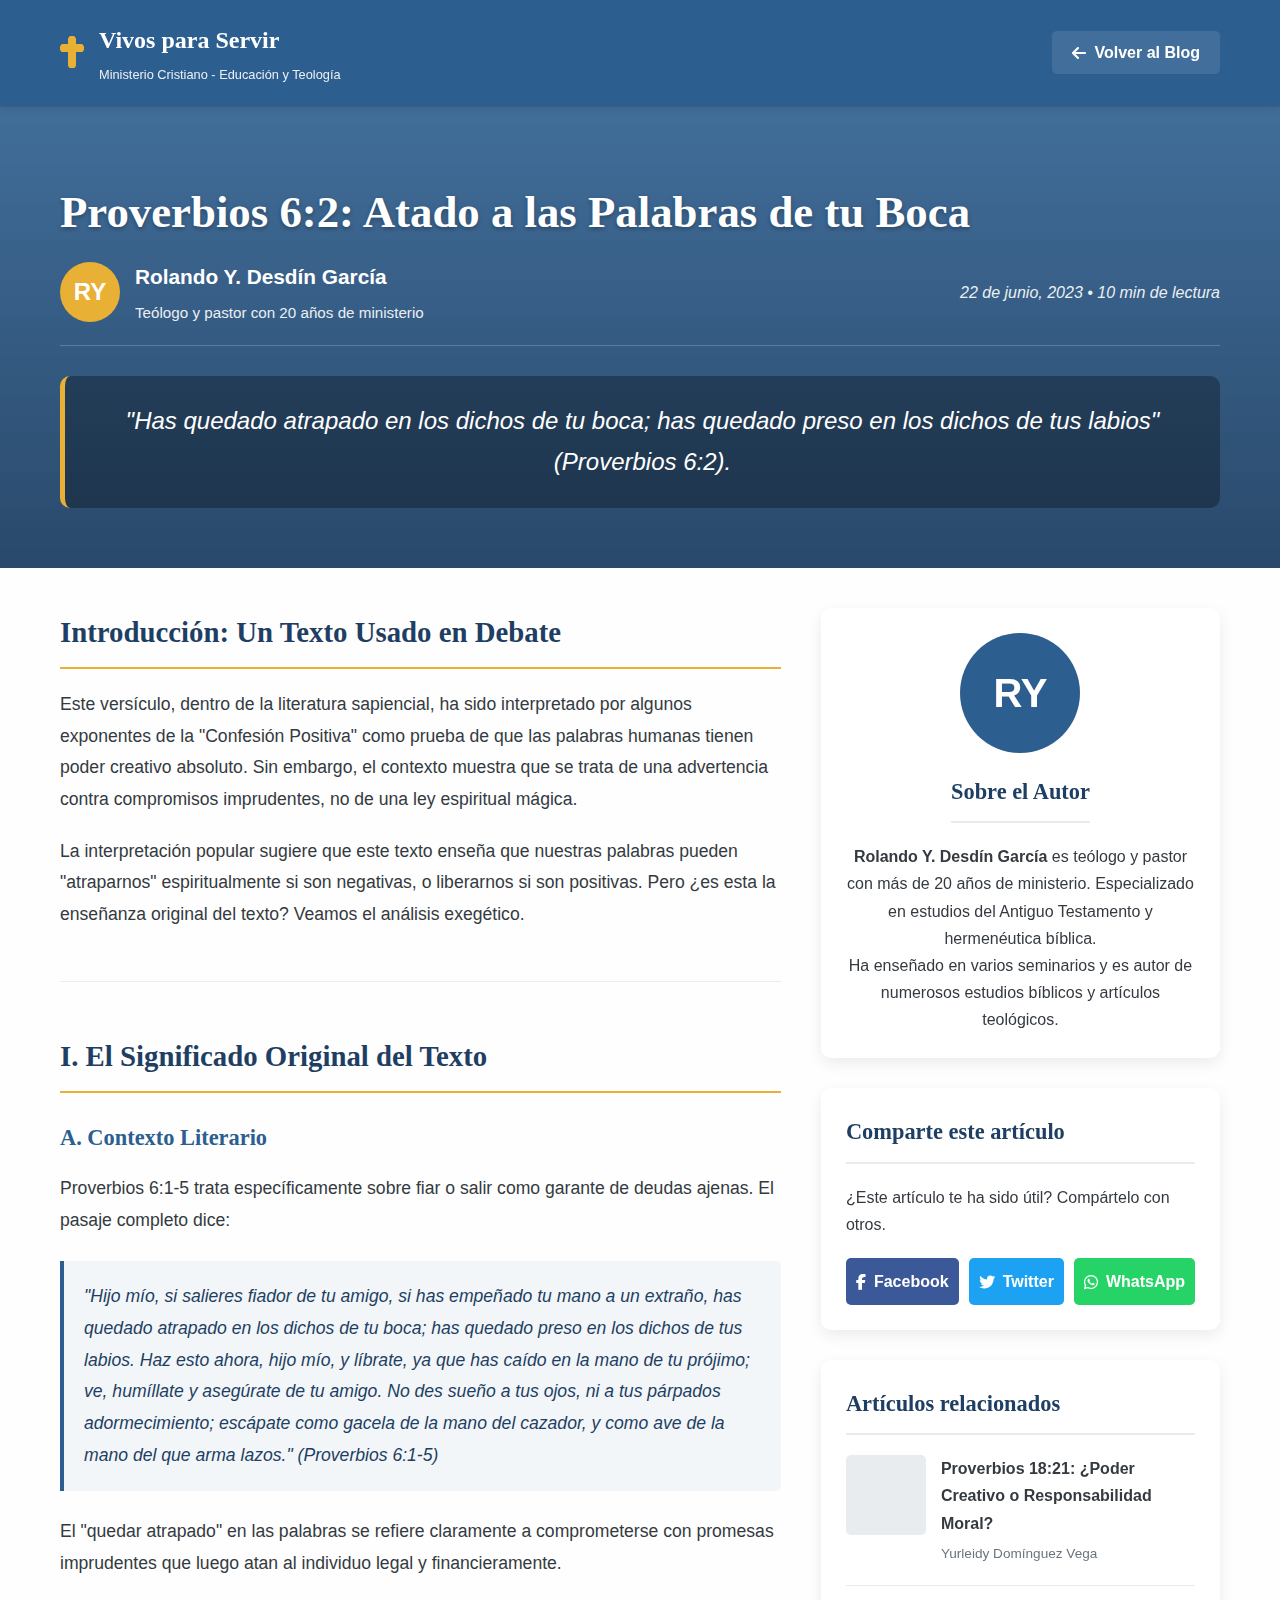
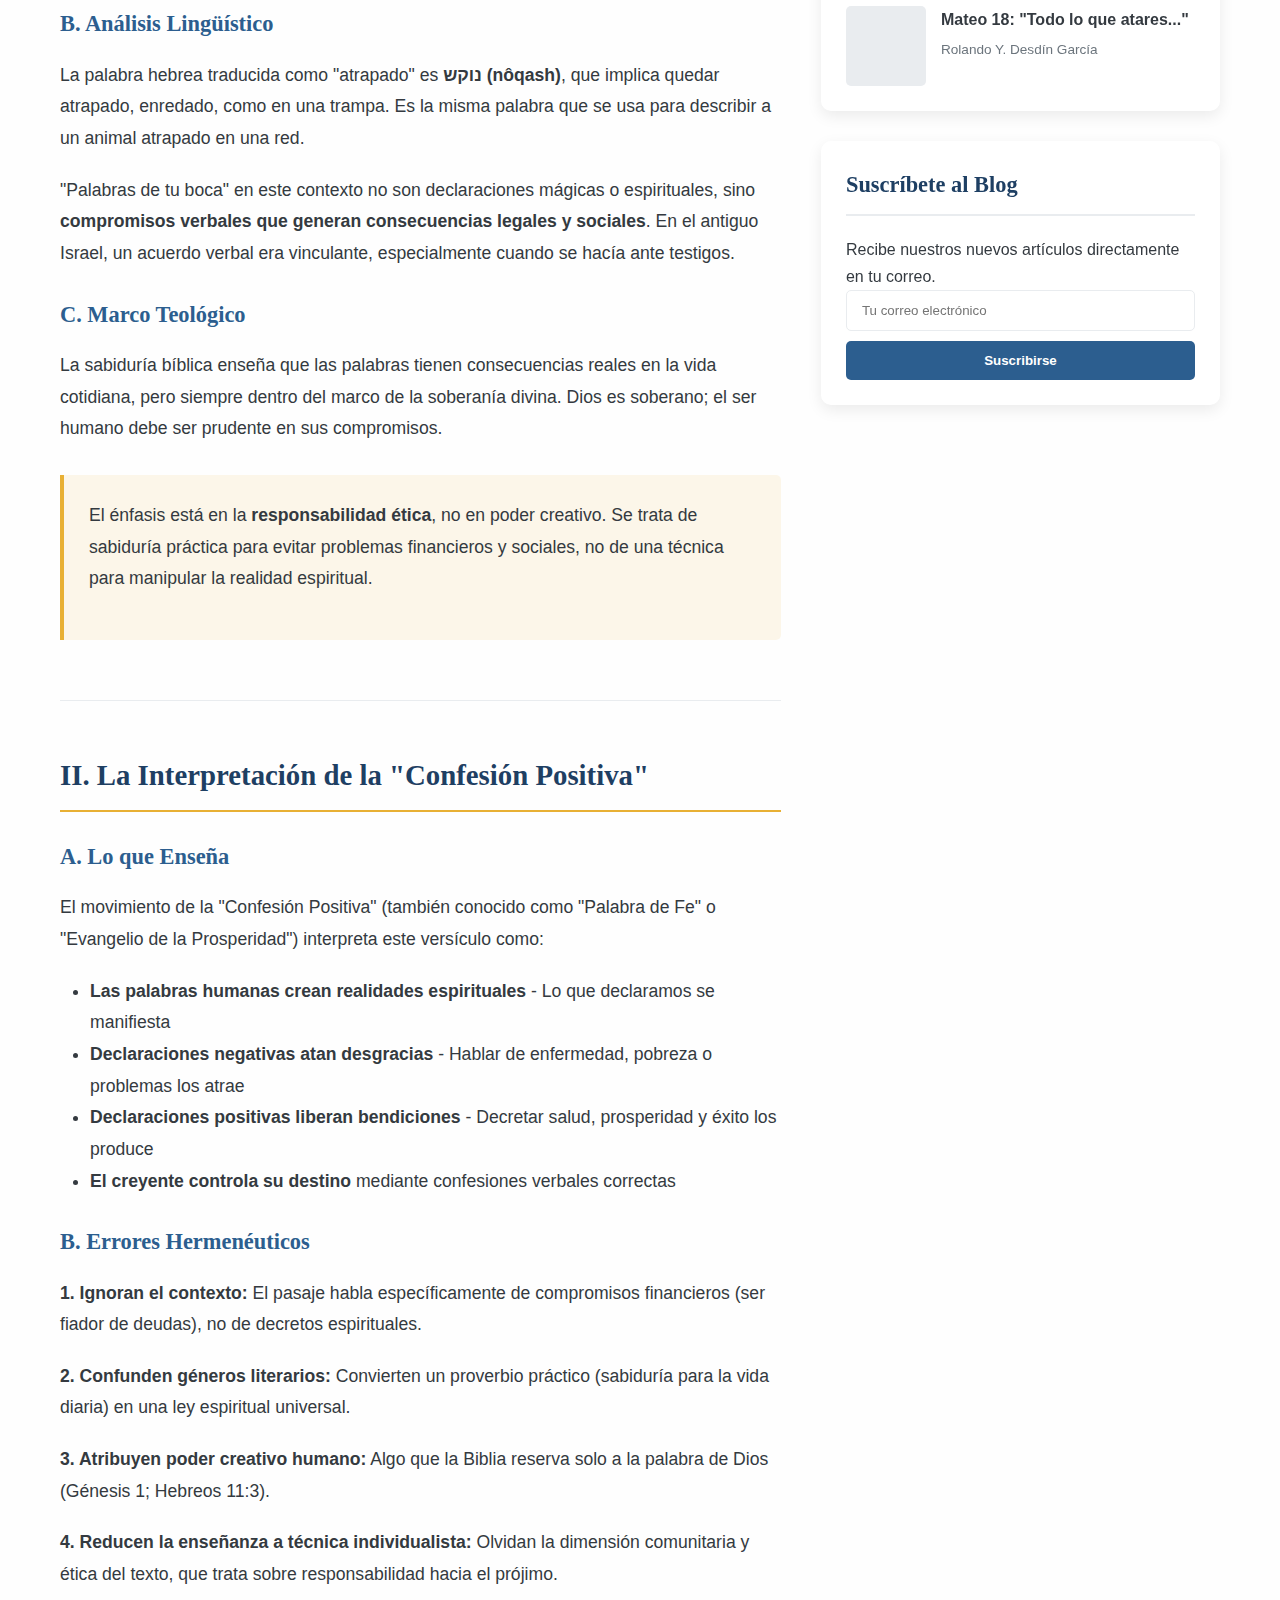
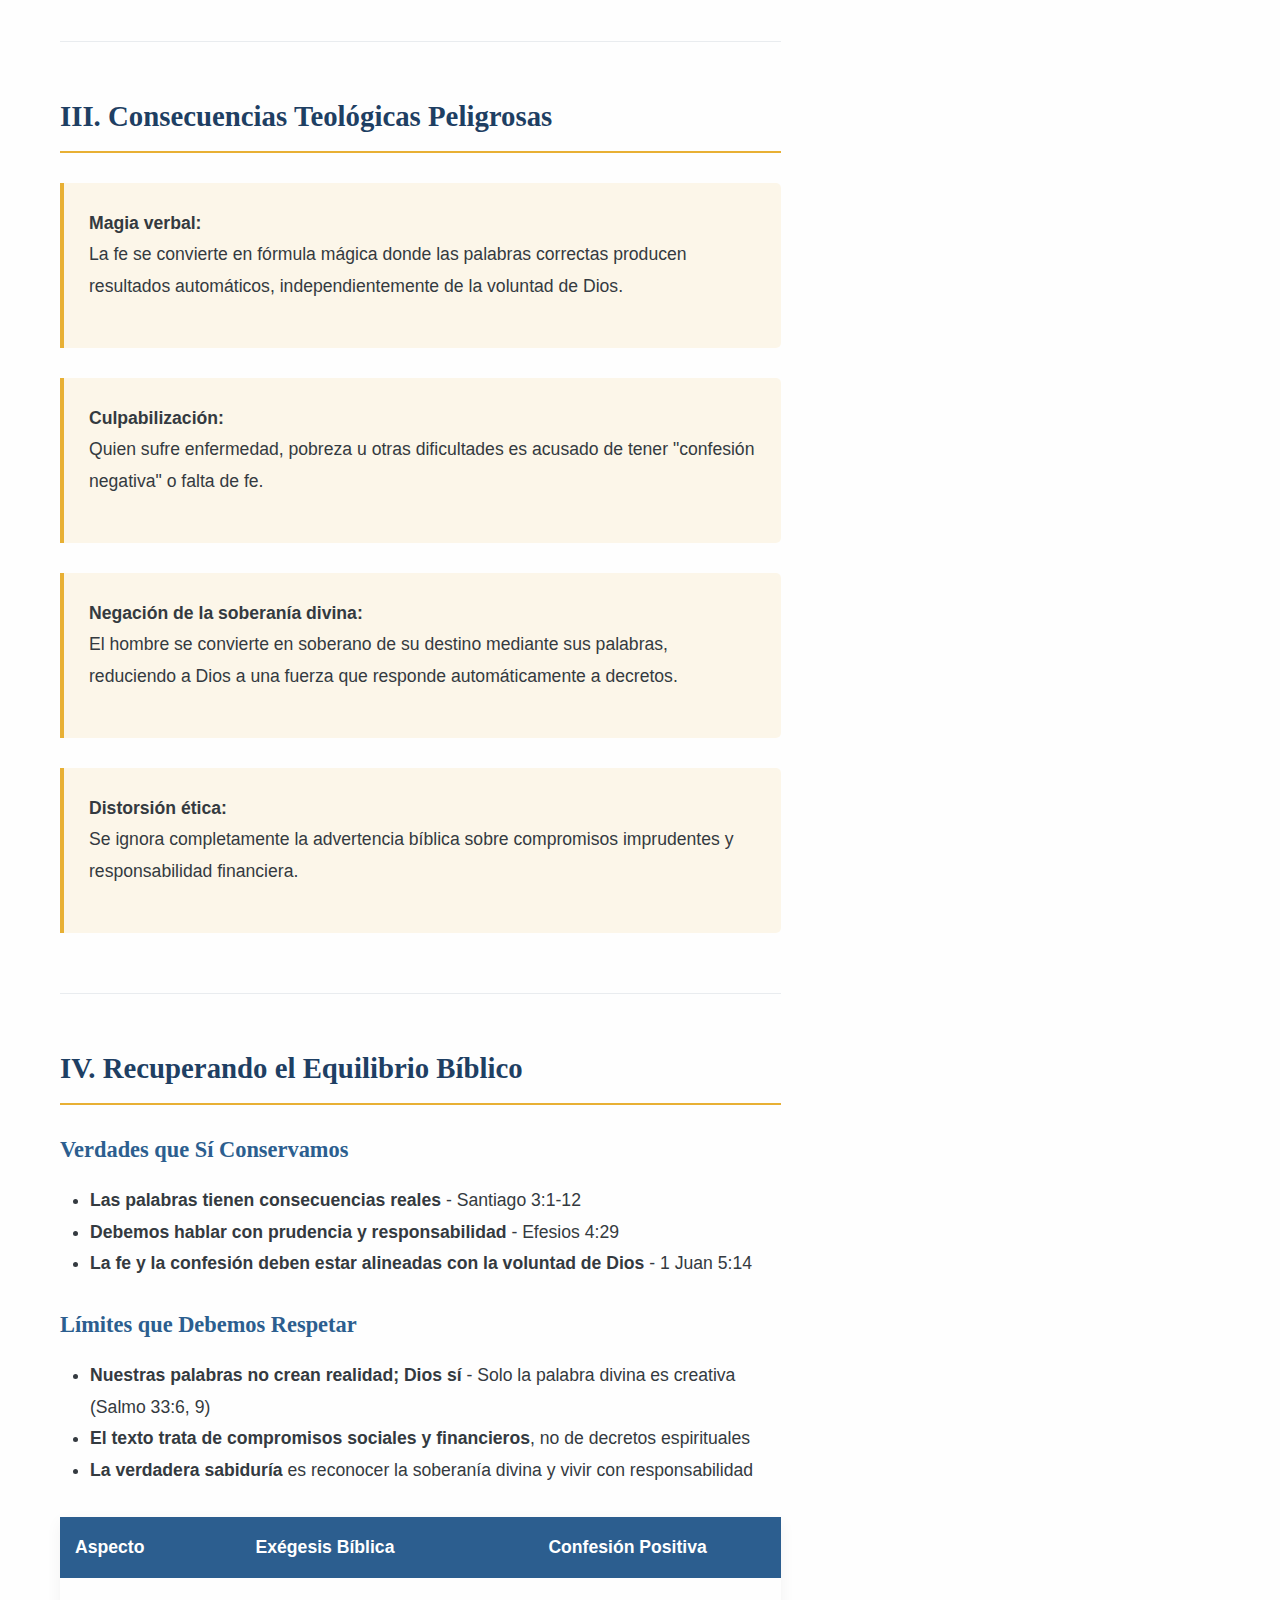
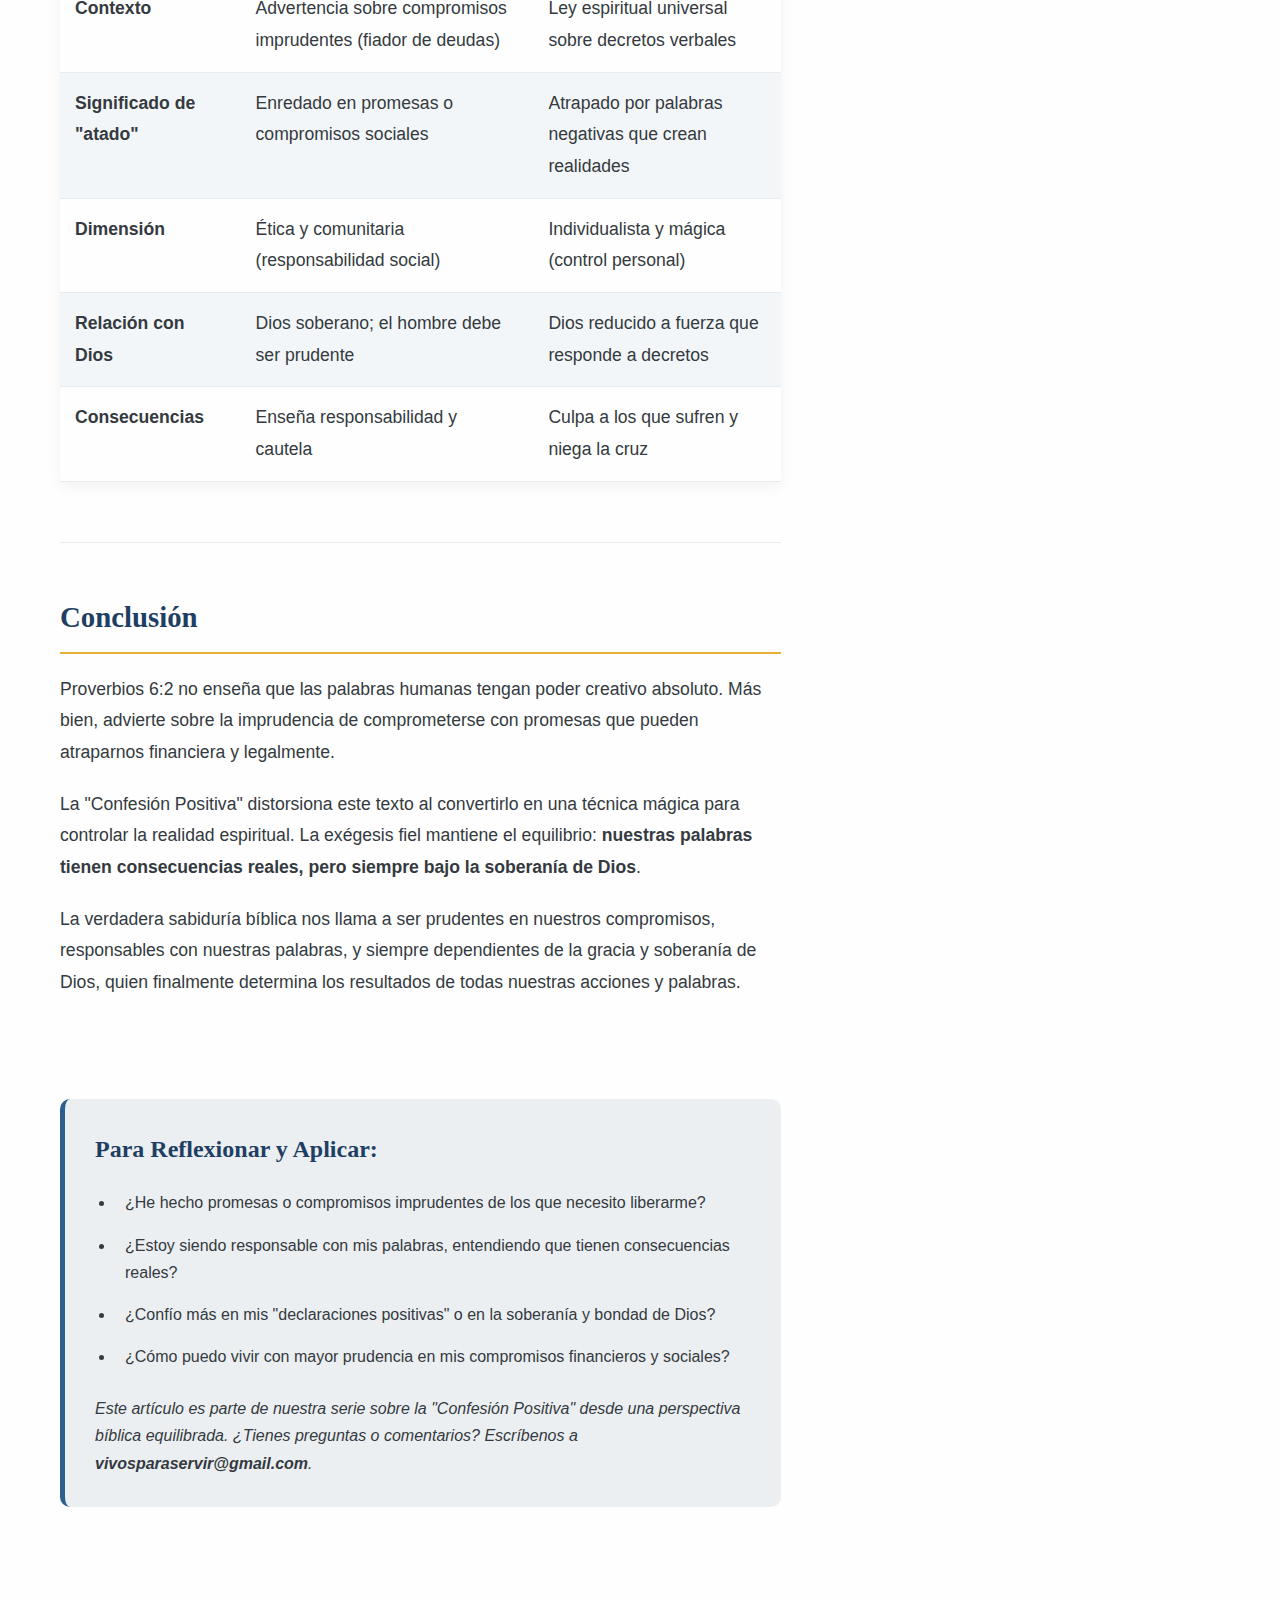
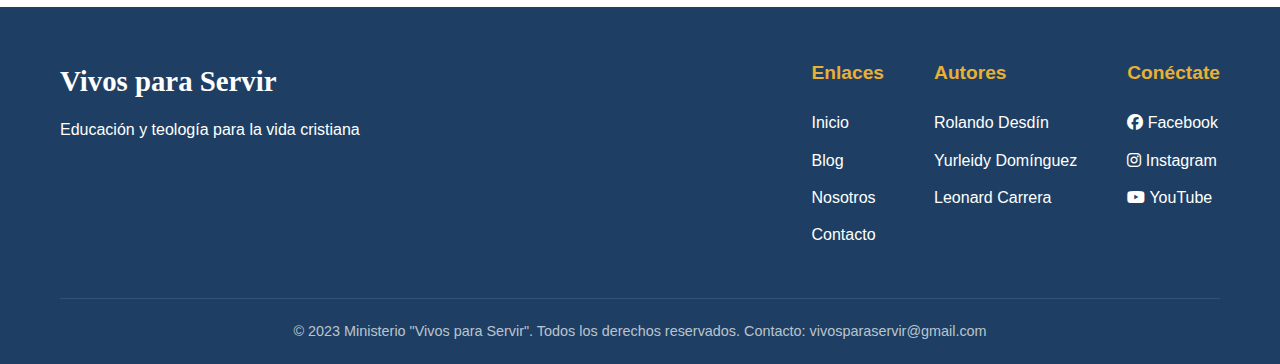
<file: post2-proverbios6.html>
<!DOCTYPE html>
<html lang="es">
<head>
    <meta charset="UTF-8">
    <meta name="viewport" content="width=device-width, initial-scale=1.0">
    <title>Proverbios 6:2: Atado a las Palabras de tu Boca | Vivos para Servir</title>
    <link rel="stylesheet" href="https://cdnjs.cloudflare.com/ajax/libs/font-awesome/6.4.0/css/all.min.css">
      <script src="https://cdn.counter.dev/script.js" data-id="c6f88d07-4d8a-4bbf-80a9-cc94b1592197" data-utcoffset="-5"></script>
    <style>
        :root {
            --primary: #2c5e8f;
            --primary-dark: #1e3f63;
            --secondary: #e8b034;
            --light: #f8f9fa;
            --dark: #343a40;
            --gray: #6c757d;
            --light-gray: #e9ecef;
            --font-main: 'Segoe UI', Tahoma, Geneva, Verdana, sans-serif;
            --font-heading: 'Georgia', serif;
        }
        
        * {
            margin: 0;
            padding: 0;
            box-sizing: border-box;
        }
        
        body {
            font-family: var(--font-main);
            line-height: 1.7;
            color: var(--dark);
            background-color: #fefefe;
        }
        
        a {
            text-decoration: none;
            color: inherit;
        }
        
        .container {
            width: 100%;
            max-width: 1200px;
            margin: 0 auto;
            padding: 0 20px;
        }
        
        /* Header */
        header {
            background-color: var(--primary);
            color: white;
            padding: 20px 0;
            box-shadow: 0 2px 10px rgba(0,0,0,0.1);
            position: sticky;
            top: 0;
            z-index: 100;
        }
        
        .header-content {
            display: flex;
            justify-content: space-between;
            align-items: center;
        }
        
        .logo {
            display: flex;
            align-items: center;
            gap: 15px;
        }
        
        .logo-icon {
            font-size: 2rem;
            color: var(--secondary);
        }
        
        .logo-text h1 {
            font-family: var(--font-heading);
            font-size: 1.5rem;
            margin-bottom: 3px;
        }
        
        .logo-text p {
            font-size: 0.8rem;
            opacity: 0.9;
        }
        
        .back-button {
            color: white;
            font-weight: 600;
            padding: 8px 20px;
            border-radius: 5px;
            transition: all 0.3s;
            display: flex;
            align-items: center;
            gap: 8px;
            background-color: rgba(255,255,255,0.1);
        }
        
        .back-button:hover {
            background-color: rgba(255,255,255,0.2);
        }
        
        /* Article Header */
        .article-header {
            background: linear-gradient(rgba(44, 94, 143, 0.9), rgba(30, 63, 99, 0.95)), url('https://images.unsplash.com/photo-1518834103328-93d45986dce1?ixlib=rb-4.0.3&auto=format&fit=crop&w=1200&q=80');
            background-size: cover;
            background-position: center;
            color: white;
            padding: 80px 0 60px;
            margin-bottom: 40px;
        }
        
        .article-title {
            font-family: var(--font-heading);
            font-size: 2.8rem;
            line-height: 1.2;
            margin-bottom: 20px;
            text-shadow: 0 2px 4px rgba(0,0,0,0.3);
        }
        
        .article-meta {
            display: flex;
            justify-content: space-between;
            align-items: center;
            margin-bottom: 30px;
            padding-bottom: 20px;
            border-bottom: 1px solid rgba(255,255,255,0.2);
        }
        
        .article-author {
            display: flex;
            align-items: center;
            gap: 15px;
        }
        
        .author-avatar {
            width: 60px;
            height: 60px;
            background-color: var(--secondary);
            border-radius: 50%;
            display: flex;
            align-items: center;
            justify-content: center;
            font-weight: bold;
            font-size: 1.5rem;
        }
        
        .author-info h3 {
            font-size: 1.3rem;
            margin-bottom: 5px;
        }
        
        .author-info p {
            opacity: 0.9;
            font-size: 0.95rem;
        }
        
        .article-date {
            font-style: italic;
            opacity: 0.9;
        }
        
        .bible-verse {
            font-size: 1.5rem;
            font-style: italic;
            text-align: center;
            padding: 25px;
            background-color: rgba(0,0,0,0.3);
            border-radius: 10px;
            border-left: 5px solid var(--secondary);
            margin-top: 20px;
        }
        
        /* Article Content */
        .article-container {
            display: flex;
            gap: 40px;
            padding-bottom: 60px;
        }
        
        .article-content {
            flex: 2.5;
        }
        
        .article-sidebar {
            flex: 1;
        }
        
        .article-section {
            margin-bottom: 50px;
            padding-bottom: 30px;
            border-bottom: 1px solid var(--light-gray);
        }
        
        .article-section:last-of-type {
            border-bottom: none;
        }
        
        .section-title {
            font-family: var(--font-heading);
            font-size: 1.8rem;
            color: var(--primary-dark);
            margin-bottom: 20px;
            padding-bottom: 10px;
            border-bottom: 2px solid var(--secondary);
        }
        
        .section-subtitle {
            font-family: var(--font-heading);
            font-size: 1.4rem;
            color: var(--primary);
            margin: 25px 0 15px;
        }
        
        .article-body {
            font-size: 1.1rem;
            line-height: 1.8;
        }
        
        .article-body p {
            margin-bottom: 20px;
        }
        
        .article-body blockquote {
            border-left: 4px solid var(--primary);
            padding-left: 20px;
            margin: 25px 0;
            font-style: italic;
            color: var(--primary-dark);
            background-color: rgba(44, 94, 143, 0.05);
            padding: 20px;
            border-radius: 0 5px 5px 0;
        }
        
        .highlight-box {
            background-color: rgba(232, 176, 52, 0.1);
            border-left: 4px solid var(--secondary);
            padding: 25px;
            margin: 30px 0;
            border-radius: 0 5px 5px 0;
        }
        
        .comparison-table {
            width: 100%;
            border-collapse: collapse;
            margin: 30px 0;
            box-shadow: 0 5px 15px rgba(0,0,0,0.05);
        }
        
        .comparison-table th {
            background-color: var(--primary);
            color: white;
            padding: 15px;
            text-align: left;
            font-weight: 600;
        }
        
        .comparison-table td {
            padding: 15px;
            border-bottom: 1px solid var(--light-gray);
            vertical-align: top;
        }
        
        .comparison-table tr:nth-child(even) {
            background-color: rgba(44, 94, 143, 0.05);
        }
        
        .comparison-table tr:hover {
            background-color: rgba(44, 94, 143, 0.1);
        }
        
        .reflection-box {
            background-color: rgba(30, 63, 99, 0.08);
            border-radius: 10px;
            padding: 30px;
            margin: 40px 0;
            border-left: 5px solid var(--primary);
        }
        
        .reflection-title {
            font-family: var(--font-heading);
            font-size: 1.5rem;
            color: var(--primary-dark);
            margin-bottom: 20px;
        }
        
        .reflection-list {
            padding-left: 20px;
        }
        
        .reflection-list li {
            margin-bottom: 15px;
            padding-left: 10px;
        }
        
        /* Sidebar */
        .sidebar-widget {
            background-color: white;
            border-radius: 10px;
            padding: 25px;
            margin-bottom: 30px;
            box-shadow: 0 5px 15px rgba(0,0,0,0.08);
            position: sticky;
            top: 100px;
        }
        
        .widget-title {
            font-family: var(--font-heading);
            font-size: 1.4rem;
            color: var(--primary-dark);
            margin-bottom: 20px;
            padding-bottom: 10px;
            border-bottom: 2px solid var(--light-gray);
        }
        
        .author-bio {
            display: flex;
            flex-direction: column;
            align-items: center;
            text-align: center;
        }
        
        .author-bio-img {
            width: 120px;
            height: 120px;
            background-color: var(--primary);
            border-radius: 50%;
            display: flex;
            align-items: center;
            justify-content: center;
            color: white;
            font-weight: bold;
            font-size: 2.5rem;
            margin-bottom: 20px;
        }
        
        .share-buttons {
            display: flex;
            gap: 10px;
            margin-top: 20px;
        }
        
        .share-button {
            flex: 1;
            display: flex;
            align-items: center;
            justify-content: center;
            gap: 8px;
            padding: 10px;
            border-radius: 5px;
            color: white;
            font-weight: 600;
            transition: opacity 0.3s;
        }
        
        .share-button:hover {
            opacity: 0.9;
        }
        
        .facebook {
            background-color: #3b5998;
        }
        
        .twitter {
            background-color: #1da1f2;
        }
        
        .whatsapp {
            background-color: #25d366;
        }
        
        .related-posts {
            list-style: none;
        }
        
        .related-post {
            display: flex;
            gap: 15px;
            margin-bottom: 20px;
            padding-bottom: 20px;
            border-bottom: 1px solid var(--light-gray);
        }
        
        .related-post:last-child {
            margin-bottom: 0;
            padding-bottom: 0;
            border-bottom: none;
        }
        
        .related-post-img {
            width: 80px;
            height: 80px;
            background-color: var(--light-gray);
            border-radius: 5px;
            flex-shrink: 0;
        }
        
        .related-post-title {
            font-weight: 600;
            font-size: 1rem;
            margin-bottom: 5px;
        }
        
        .related-post-author {
            font-size: 0.85rem;
            color: var(--gray);
        }
        
        /* Footer */
        footer {
            background-color: var(--primary-dark);
            color: white;
            padding: 50px 0 20px;
        }
        
        .footer-content {
            display: flex;
            justify-content: space-between;
            margin-bottom: 40px;
        }
        
        .footer-logo h3 {
            font-family: var(--font-heading);
            font-size: 1.8rem;
            margin-bottom: 10px;
        }
        
        .footer-links {
            display: flex;
            gap: 50px;
        }
        
        .footer-links h4 {
            font-size: 1.2rem;
            margin-bottom: 20px;
            color: var(--secondary);
        }
        
        .footer-links ul {
            list-style: none;
        }
        
        .footer-links li {
            margin-bottom: 10px;
        }
        
        .footer-links a:hover {
            color: var(--secondary);
        }
        
        .copyright {
            text-align: center;
            padding-top: 20px;
            border-top: 1px solid rgba(255,255,255,0.1);
            font-size: 0.9rem;
            color: rgba(255,255,255,0.7);
        }
        
        /* Responsive */
        @media (max-width: 992px) {
            .article-container {
                flex-direction: column;
            }
            
            .article-header {
                padding: 60px 0 40px;
            }
            
            .article-title {
                font-size: 2.2rem;
            }
            
            .sidebar-widget {
                position: static;
            }
            
            .footer-content {
                flex-direction: column;
                gap: 30px;
            }
            
            .footer-links {
                justify-content: space-between;
                flex-wrap: wrap;
            }
        }
        
        @media (max-width: 768px) {
            .article-meta {
                flex-direction: column;
                align-items: flex-start;
                gap: 20px;
            }
            
            .article-title {
                font-size: 1.8rem;
            }
            
            .bible-verse {
                font-size: 1.2rem;
                padding: 20px;
            }
            
            .section-title {
                font-size: 1.5rem;
            }
            
            .footer-links {
                flex-direction: column;
                gap: 30px;
            }
            
            .share-buttons {
                flex-direction: column;
            }
        }
    </style>
</head>
<body>
    <!-- Header -->
    <header>
        <div class="container header-content">
            <a href="index.html" class="logo">
                <div class="logo-icon">
                    <i class="fas fa-cross"></i>
                </div>
                <div class="logo-text">
                    <h1>Vivos para Servir</h1>
                    <p>Ministerio Cristiano - Educación y Teología</p>
                </div>
            </a>
            <a href="index.html" class="back-button">
                <i class="fas fa-arrow-left"></i> Volver al Blog
            </a>
        </div>
    </header>

    <!-- Article Header -->
    <div class="article-header">
        <div class="container">
            <h1 class="article-title">Proverbios 6:2: Atado a las Palabras de tu Boca</h1>
            <div class="article-meta">
                <div class="article-author">
                    <div class="author-avatar">RY</div>
                    <div class="author-info">
                        <h3>Rolando Y. Desdín García</h3>
                        <p>Teólogo y pastor con 20 años de ministerio</p>
                    </div>
                </div>
                <div class="article-date">22 de junio, 2023 • 10 min de lectura</div>
            </div>
            <div class="bible-verse">
                "Has quedado atrapado en los dichos de tu boca; has quedado preso en los dichos de tus labios" (Proverbios 6:2).
            </div>
        </div>
    </div>

    <!-- Article Content -->
    <div class="container article-container">
        <!-- Main Article -->
        <article class="article-content">
            <!-- Introduction -->
            <section class="article-section">
                <h2 class="section-title">Introducción: Un Texto Usado en Debate</h2>
                <div class="article-body">
                    <p>Este versículo, dentro de la literatura sapiencial, ha sido interpretado por algunos exponentes de la "Confesión Positiva" como prueba de que las palabras humanas tienen poder creativo absoluto. Sin embargo, el contexto muestra que se trata de una advertencia contra compromisos imprudentes, no de una ley espiritual mágica.</p>
                    
                    <p>La interpretación popular sugiere que este texto enseña que nuestras palabras pueden "atraparnos" espiritualmente si son negativas, o liberarnos si son positivas. Pero ¿es esta la enseñanza original del texto? Veamos el análisis exegético.</p>
                </div>
            </section>

            <!-- Part I -->
            <section class="article-section">
                <h2 class="section-title">I. El Significado Original del Texto</h2>
                
                <div class="article-body">
                    <h3 class="section-subtitle">A. Contexto Literario</h3>
                    <p>Proverbios 6:1-5 trata específicamente sobre fiar o salir como garante de deudas ajenas. El pasaje completo dice:</p>
                    
                    <blockquote>
                        "Hijo mío, si salieres fiador de tu amigo, si has empeñado tu mano a un extraño, has quedado atrapado en los dichos de tu boca; has quedado preso en los dichos de tus labios. Haz esto ahora, hijo mío, y líbrate, ya que has caído en la mano de tu prójimo; ve, humíllate y asegúrate de tu amigo. No des sueño a tus ojos, ni a tus párpados adormecimiento; escápate como gacela de la mano del cazador, y como ave de la mano del que arma lazos." (Proverbios 6:1-5)
                    </blockquote>
                    
                    <p>El "quedar atrapado" en las palabras se refiere claramente a comprometerse con promesas imprudentes que luego atan al individuo legal y financieramente.</p>
                    
                    <h3 class="section-subtitle">B. Análisis Lingüístico</h3>
                    <p>La palabra hebrea traducida como "atrapado" es <strong>נוקש (nôqash)</strong>, que implica quedar atrapado, enredado, como en una trampa. Es la misma palabra que se usa para describir a un animal atrapado en una red.</p>
                    
                    <p>"Palabras de tu boca" en este contexto no son declaraciones mágicas o espirituales, sino <strong>compromisos verbales que generan consecuencias legales y sociales</strong>. En el antiguo Israel, un acuerdo verbal era vinculante, especialmente cuando se hacía ante testigos.</p>
                    
                    <h3 class="section-subtitle">C. Marco Teológico</h3>
                    <p>La sabiduría bíblica enseña que las palabras tienen consecuencias reales en la vida cotidiana, pero siempre dentro del marco de la soberanía divina. Dios es soberano; el ser humano debe ser prudente en sus compromisos.</p>
                    
                    <div class="highlight-box">
                        <p>El énfasis está en la <strong>responsabilidad ética</strong>, no en poder creativo. Se trata de sabiduría práctica para evitar problemas financieros y sociales, no de una técnica para manipular la realidad espiritual.</p>
                    </div>
                </div>
            </section>

            <!-- Part II -->
            <section class="article-section">
                <h2 class="section-title">II. La Interpretación de la "Confesión Positiva"</h2>
                
                <div class="article-body">
                    <h3 class="section-subtitle">A. Lo que Enseña</h3>
                    <p>El movimiento de la "Confesión Positiva" (también conocido como "Palabra de Fe" o "Evangelio de la Prosperidad") interpreta este versículo como:</p>
                    
                    <ul style="margin-left: 30px; margin-bottom: 20px;">
                        <li><strong>Las palabras humanas crean realidades espirituales</strong> - Lo que declaramos se manifiesta</li>
                        <li><strong>Declaraciones negativas atan desgracias</strong> - Hablar de enfermedad, pobreza o problemas los atrae</li>
                        <li><strong>Declaraciones positivas liberan bendiciones</strong> - Decretar salud, prosperidad y éxito los produce</li>
                        <li><strong>El creyente controla su destino</strong> mediante confesiones verbales correctas</li>
                    </ul>
                    
                    <h3 class="section-subtitle">B. Errores Hermenéuticos</h3>
                    
                    <p><strong>1. Ignoran el contexto:</strong> El pasaje habla específicamente de compromisos financieros (ser fiador de deudas), no de decretos espirituales.</p>
                    
                    <p><strong>2. Confunden géneros literarios:</strong> Convierten un proverbio práctico (sabiduría para la vida diaria) en una ley espiritual universal.</p>
                    
                    <p><strong>3. Atribuyen poder creativo humano:</strong> Algo que la Biblia reserva solo a la palabra de Dios (Génesis 1; Hebreos 11:3).</p>
                    
                    <p><strong>4. Reducen la enseñanza a técnica individualista:</strong> Olvidan la dimensión comunitaria y ética del texto, que trata sobre responsabilidad hacia el prójimo.</p>
                </div>
            </section>

            <!-- Part III -->
            <section class="article-section">
                <h2 class="section-title">III. Consecuencias Teológicas Peligrosas</h2>
                
                <div class="article-body">
                    <div class="highlight-box">
                        <h4>Magia verbal:</h4>
                        <p>La fe se convierte en fórmula mágica donde las palabras correctas producen resultados automáticos, independientemente de la voluntad de Dios.</p>
                    </div>
                    
                    <div class="highlight-box">
                        <h4>Culpabilización:</h4>
                        <p>Quien sufre enfermedad, pobreza u otras dificultades es acusado de tener "confesión negativa" o falta de fe.</p>
                    </div>
                    
                    <div class="highlight-box">
                        <h4>Negación de la soberanía divina:</h4>
                        <p>El hombre se convierte en soberano de su destino mediante sus palabras, reduciendo a Dios a una fuerza que responde automáticamente a decretos.</p>
                    </div>
                    
                    <div class="highlight-box">
                        <h4>Distorsión ética:</h4>
                        <p>Se ignora completamente la advertencia bíblica sobre compromisos imprudentes y responsabilidad financiera.</p>
                    </div>
                </div>
            </section>

            <!-- Part IV -->
            <section class="article-section">
                <h2 class="section-title">IV. Recuperando el Equilibrio Bíblico</h2>
                
                <div class="article-body">
                    <h3 class="section-subtitle">Verdades que Sí Conservamos</h3>
                    
                    <ul style="margin-left: 30px; margin-bottom: 20px;">
                        <li><strong>Las palabras tienen consecuencias reales</strong> - Santiago 3:1-12</li>
                        <li><strong>Debemos hablar con prudencia y responsabilidad</strong> - Efesios 4:29</li>
                        <li><strong>La fe y la confesión deben estar alineadas con la voluntad de Dios</strong> - 1 Juan 5:14</li>
                    </ul>
                    
                    <h3 class="section-subtitle">Límites que Debemos Respetar</h3>
                    
                    <ul style="margin-left: 30px; margin-bottom: 20px;">
                        <li><strong>Nuestras palabras no crean realidad; Dios sí</strong> - Solo la palabra divina es creativa (Salmo 33:6, 9)</li>
                        <li><strong>El texto trata de compromisos sociales y financieros</strong>, no de decretos espirituales</li>
                        <li><strong>La verdadera sabiduría</strong> es reconocer la soberanía divina y vivir con responsabilidad</li>
                    </ul>
                    
                    <table class="comparison-table">
                        <thead>
                            <tr>
                                <th>Aspecto</th>
                                <th>Exégesis Bíblica</th>
                                <th>Confesión Positiva</th>
                            </tr>
                        </thead>
                        <tbody>
                            <tr>
                                <td><strong>Contexto</strong></td>
                                <td>Advertencia sobre compromisos imprudentes (fiador de deudas)</td>
                                <td>Ley espiritual universal sobre decretos verbales</td>
                            </tr>
                            <tr>
                                <td><strong>Significado de "atado"</strong></td>
                                <td>Enredado en promesas o compromisos sociales</td>
                                <td>Atrapado por palabras negativas que crean realidades</td>
                            </tr>
                            <tr>
                                <td><strong>Dimensión</strong></td>
                                <td>Ética y comunitaria (responsabilidad social)</td>
                                <td>Individualista y mágica (control personal)</td>
                            </tr>
                            <tr>
                                <td><strong>Relación con Dios</strong></td>
                                <td>Dios soberano; el hombre debe ser prudente</td>
                                <td>Dios reducido a fuerza que responde a decretos</td>
                            </tr>
                            <tr>
                                <td><strong>Consecuencias</strong></td>
                                <td>Enseña responsabilidad y cautela</td>
                                <td>Culpa a los que sufren y niega la cruz</td>
                            </tr>
                        </tbody>
                    </table>
                </div>
            </section>

            <!-- Conclusion -->
            <section class="article-section">
                <h2 class="section-title">Conclusión</h2>
                
                <div class="article-body">
                    <p>Proverbios 6:2 no enseña que las palabras humanas tengan poder creativo absoluto. Más bien, advierte sobre la imprudencia de comprometerse con promesas que pueden atraparnos financiera y legalmente.</p>
                    
                    <p>La "Confesión Positiva" distorsiona este texto al convertirlo en una técnica mágica para controlar la realidad espiritual. La exégesis fiel mantiene el equilibrio: <strong>nuestras palabras tienen consecuencias reales, pero siempre bajo la soberanía de Dios</strong>.</p>
                    
                    <p>La verdadera sabiduría bíblica nos llama a ser prudentes en nuestros compromisos, responsables con nuestras palabras, y siempre dependientes de la gracia y soberanía de Dios, quien finalmente determina los resultados de todas nuestras acciones y palabras.</p>
                </div>
            </section>

            <!-- Reflection Box -->
            <div class="reflection-box">
                <h3 class="reflection-title">Para Reflexionar y Aplicar:</h3>
                <ul class="reflection-list">
                    <li>¿He hecho promesas o compromisos imprudentes de los que necesito liberarme?</li>
                    <li>¿Estoy siendo responsable con mis palabras, entendiendo que tienen consecuencias reales?</li>
                    <li>¿Confío más en mis "declaraciones positivas" o en la soberanía y bondad de Dios?</li>
                    <li>¿Cómo puedo vivir con mayor prudencia en mis compromisos financieros y sociales?</li>
                </ul>
                
                <p style="margin-top: 25px; font-style: italic;">Este artículo es parte de nuestra serie sobre la "Confesión Positiva" desde una perspectiva bíblica equilibrada. ¿Tienes preguntas o comentarios? Escríbenos a <strong>vivosparaservir@gmail.com</strong>.</p>
            </div>
        </article>

        <!-- Sidebar -->
        <aside class="article-sidebar">
            <!-- Author Bio -->
            <div class="sidebar-widget">
                <div class="author-bio">
                    <div class="author-bio-img">RY</div>
                    <h3 class="widget-title">Sobre el Autor</h3>
                    <p><strong>Rolando Y. Desdín García</strong> es teólogo y pastor con más de 20 años de ministerio. Especializado en estudios del Antiguo Testamento y hermenéutica bíblica.</p>
                    <p>Ha enseñado en varios seminarios y es autor de numerosos estudios bíblicos y artículos teológicos.</p>
                </div>
            </div>

            <!-- Share -->
            <div class="sidebar-widget">
                <h3 class="widget-title">Comparte este artículo</h3>
                <p>¿Este artículo te ha sido útil? Compártelo con otros.</p>
                <div class="share-buttons">
                    <a href="#" class="share-button facebook">
                        <i class="fab fa-facebook-f"></i> Facebook
                    </a>
                    <a href="#" class="share-button twitter">
                        <i class="fab fa-twitter"></i> Twitter
                    </a>
                    <a href="#" class="share-button whatsapp">
                        <i class="fab fa-whatsapp"></i> WhatsApp
                    </a>
                </div>
            </div>

            <!-- Related Posts -->
            <div class="sidebar-widget">
                <h3 class="widget-title">Artículos relacionados</h3>
                <ul class="related-posts">
                    <li class="related-post">
                        <div class="related-post-img" style="background-image: url('https://images.unsplash.com/photo-1532012197267-da84d127e765?ixlib=rb-4.0.3&auto=format&fit=crop&w=300&q=80');"></div>
                        <div>
                            <h4 class="related-post-title">Proverbios 18:21: ¿Poder Creativo o Responsabilidad Moral?</h4>
                            <p class="related-post-author">Yurleidy Domínguez Vega</p>
                        </div>
                    </li>
                    <li class="related-post">
                        <div class="related-post-img" style="background-image: url('https://images.unsplash.com/photo-1544724569-5f546fd6f2b5?ixlib=rb-4.0.3&auto=format&fit=crop&w=300&q=80');"></div>
                        <div>
                            <h4 class="related-post-title">Mateo 18: "Todo lo que atares..."</h4>
                            <p class="related-post-author">Rolando Y. Desdín García</p>
                        </div>
                    </li>
                </ul>
            </div>

            <!-- Newsletter -->
            <div class="sidebar-widget">
                <h3 class="widget-title">Suscríbete al Blog</h3>
                <p>Recibe nuestros nuevos artículos directamente en tu correo.</p>
                <form class="newsletter-form">
                    <input type="email" placeholder="Tu correo electrónico" required style="width: 100%; padding: 12px 15px; border: 1px solid var(--light-gray); border-radius: 5px; margin-bottom: 10px; font-family: inherit;">
                    <button type="submit" style="width: 100%; background-color: var(--primary); color: white; border: none; padding: 12px; border-radius: 5px; font-weight: 600; cursor: pointer;">Suscribirse</button>
                </form>
            </div>
        </aside>
    </div>

    <!-- Footer -->
    <footer>
        <div class="container">
            <div class="footer-content">
                <div class="footer-logo">
                    <h3>Vivos para Servir</h3>
                    <p>Educación y teología para la vida cristiana</p>
                </div>
                <div class="footer-links">
                    <div>
                        <h4>Enlaces</h4>
                        <ul>
                            <li><a href="index.html">Inicio</a></li>
                            <li><a href="index.html#blog">Blog</a></li>
                            <li><a href="index.html#about">Nosotros</a></li>
                            <li><a href="index.html#contact">Contacto</a></li>
                        </ul>
                    </div>
                    <div>
                        <h4>Autores</h4>
                        <ul>
                            <li><a href="#">Rolando Desdín</a></li>
                            <li><a href="#">Yurleidy Domínguez</a></li>
                            <li><a href="#">Leonard Carrera</a></li>
                        </ul>
                    </div>
                    <div>
                        <h4>Conéctate</h4>
                        <ul>
                            <li><a href="#"><i class="fab fa-facebook"></i> Facebook</a></li>
                            <li><a href="#"><i class="fab fa-instagram"></i> Instagram</a></li>
                            <li><a href="#"><i class="fab fa-youtube"></i> YouTube</a></li>
                        </ul>
                    </div>
                </div>
            </div>
            <div class="copyright">
                <p>&copy; 2023 Ministerio "Vivos para Servir". Todos los derechos reservados. Contacto: vivosparaservir@gmail.com</p>
            </div>
        </div>
    </footer>

    <script>
        // Newsletter form submission
        document.querySelector('.newsletter-form').addEventListener('submit', function(e) {
            e.preventDefault();
            const email = this.querySelector('input[type="email"]').value;
            alert(`¡Gracias por suscribirte con el correo: ${email}! Te enviaremos nuestras nuevas publicaciones.`);
            this.reset();
        });
        
        // Share buttons (basic functionality)
        document.querySelectorAll('.share-button').forEach(button => {
            button.addEventListener('click', function(e) {
                e.preventDefault();
                const platform = this.classList.contains('facebook') ? 'Facebook' : 
                               this.classList.contains('twitter') ? 'Twitter' : 'WhatsApp';
                alert(`¡Gracias por compartir en ${platform}! El artículo se compartirá en tu perfil.`);
            });
        });
    </script>
</body>
</html>
</file>
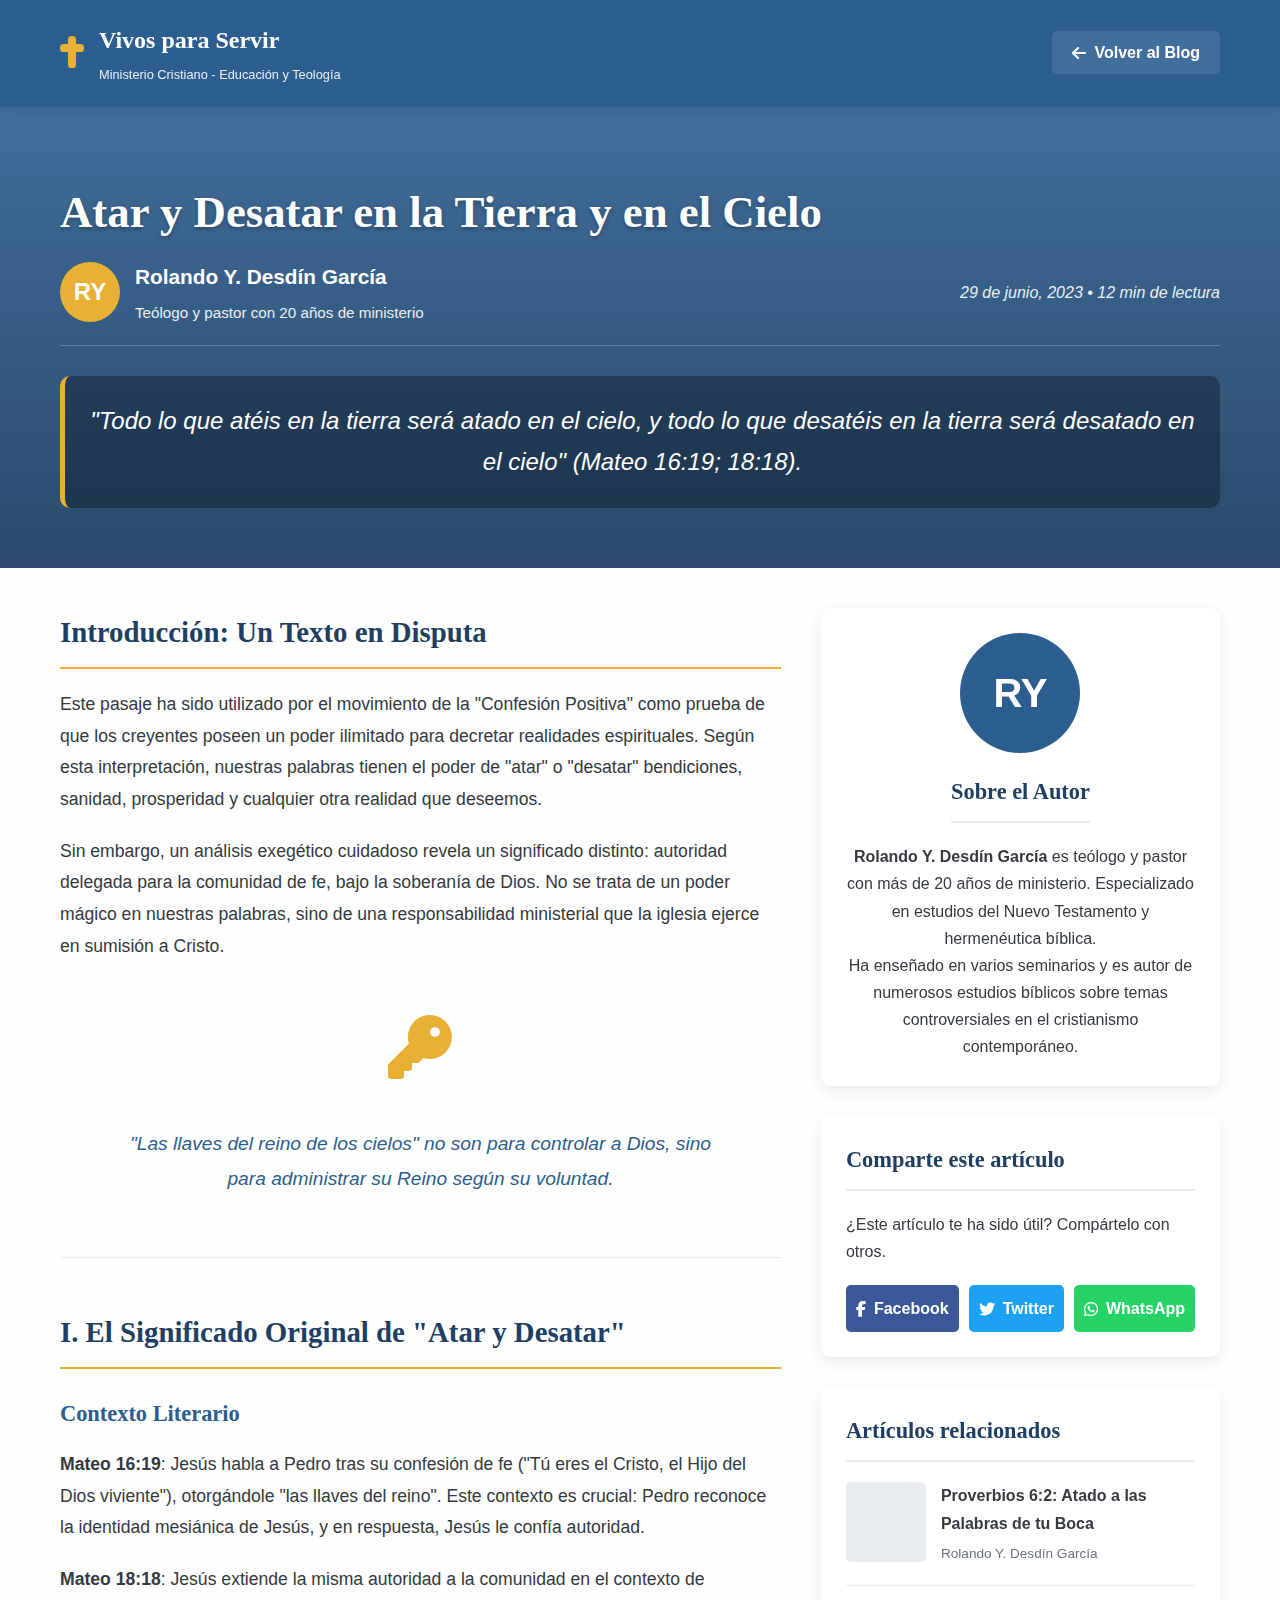
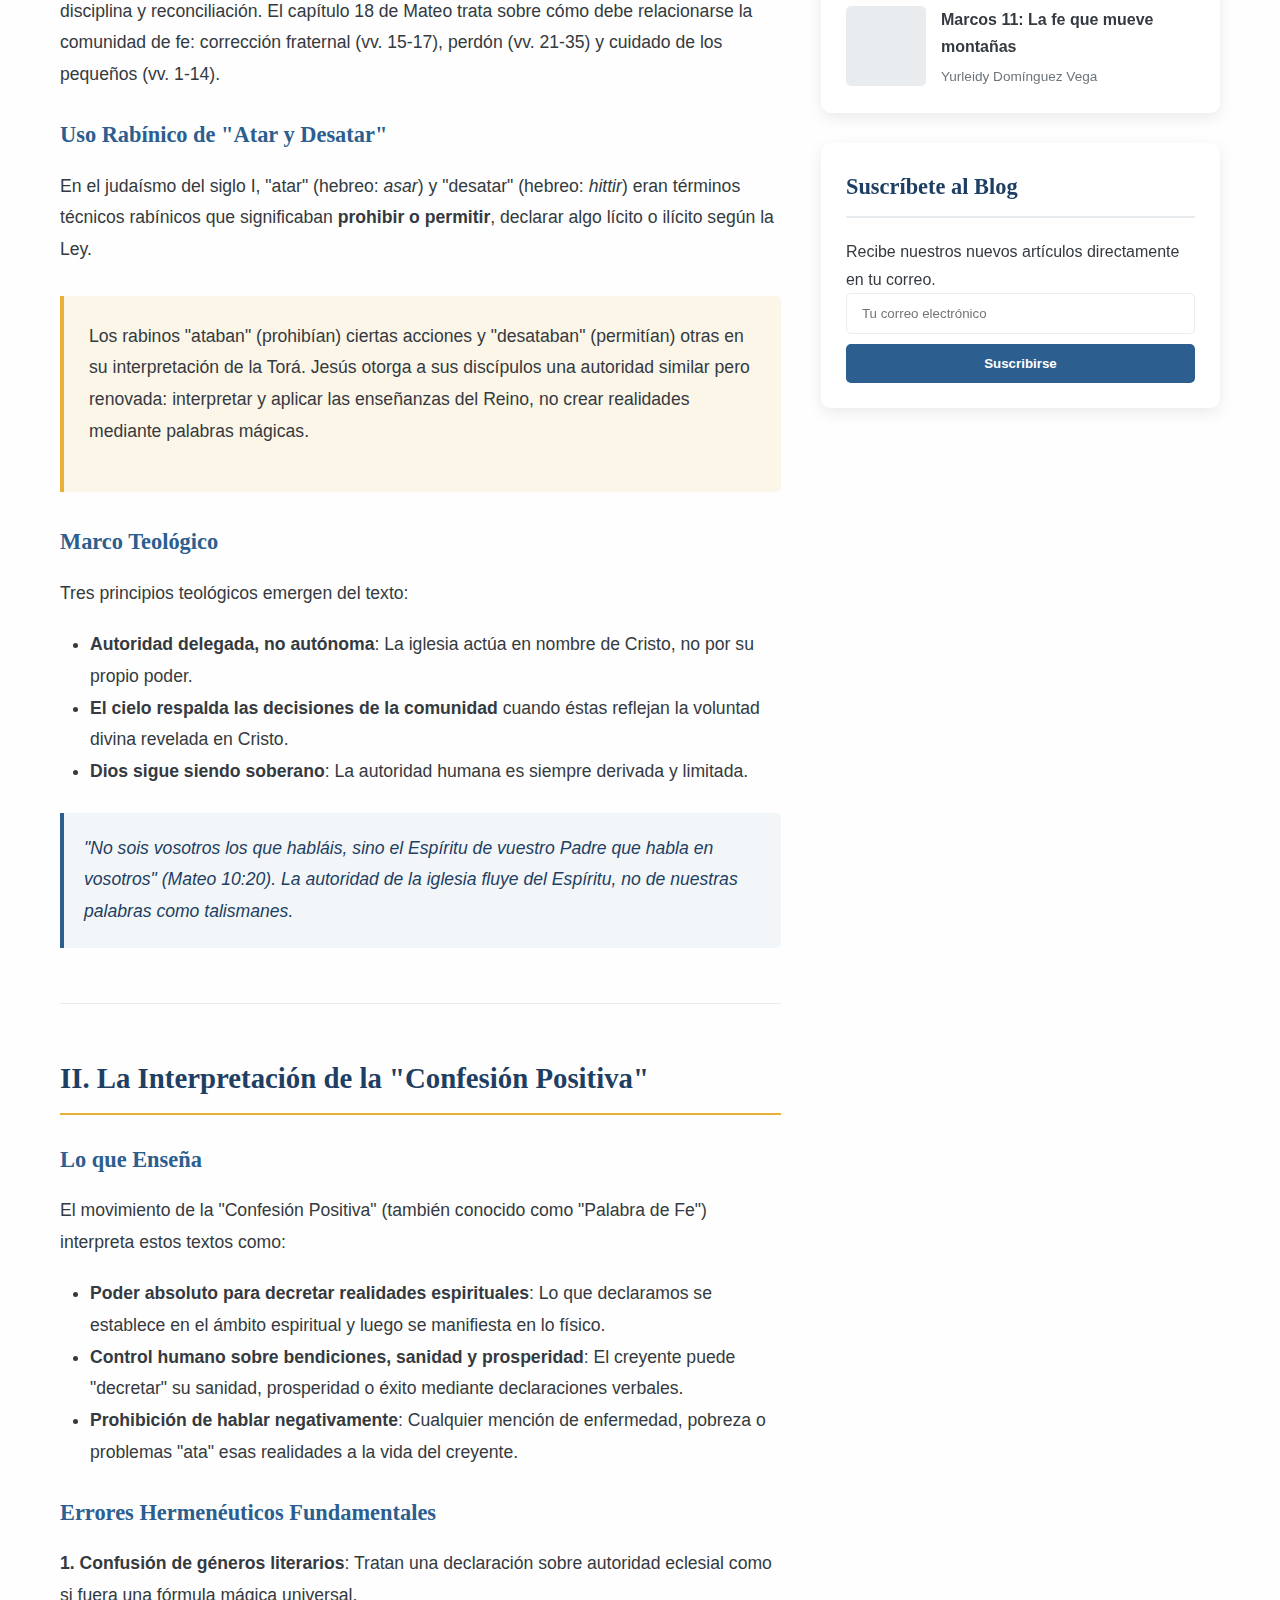
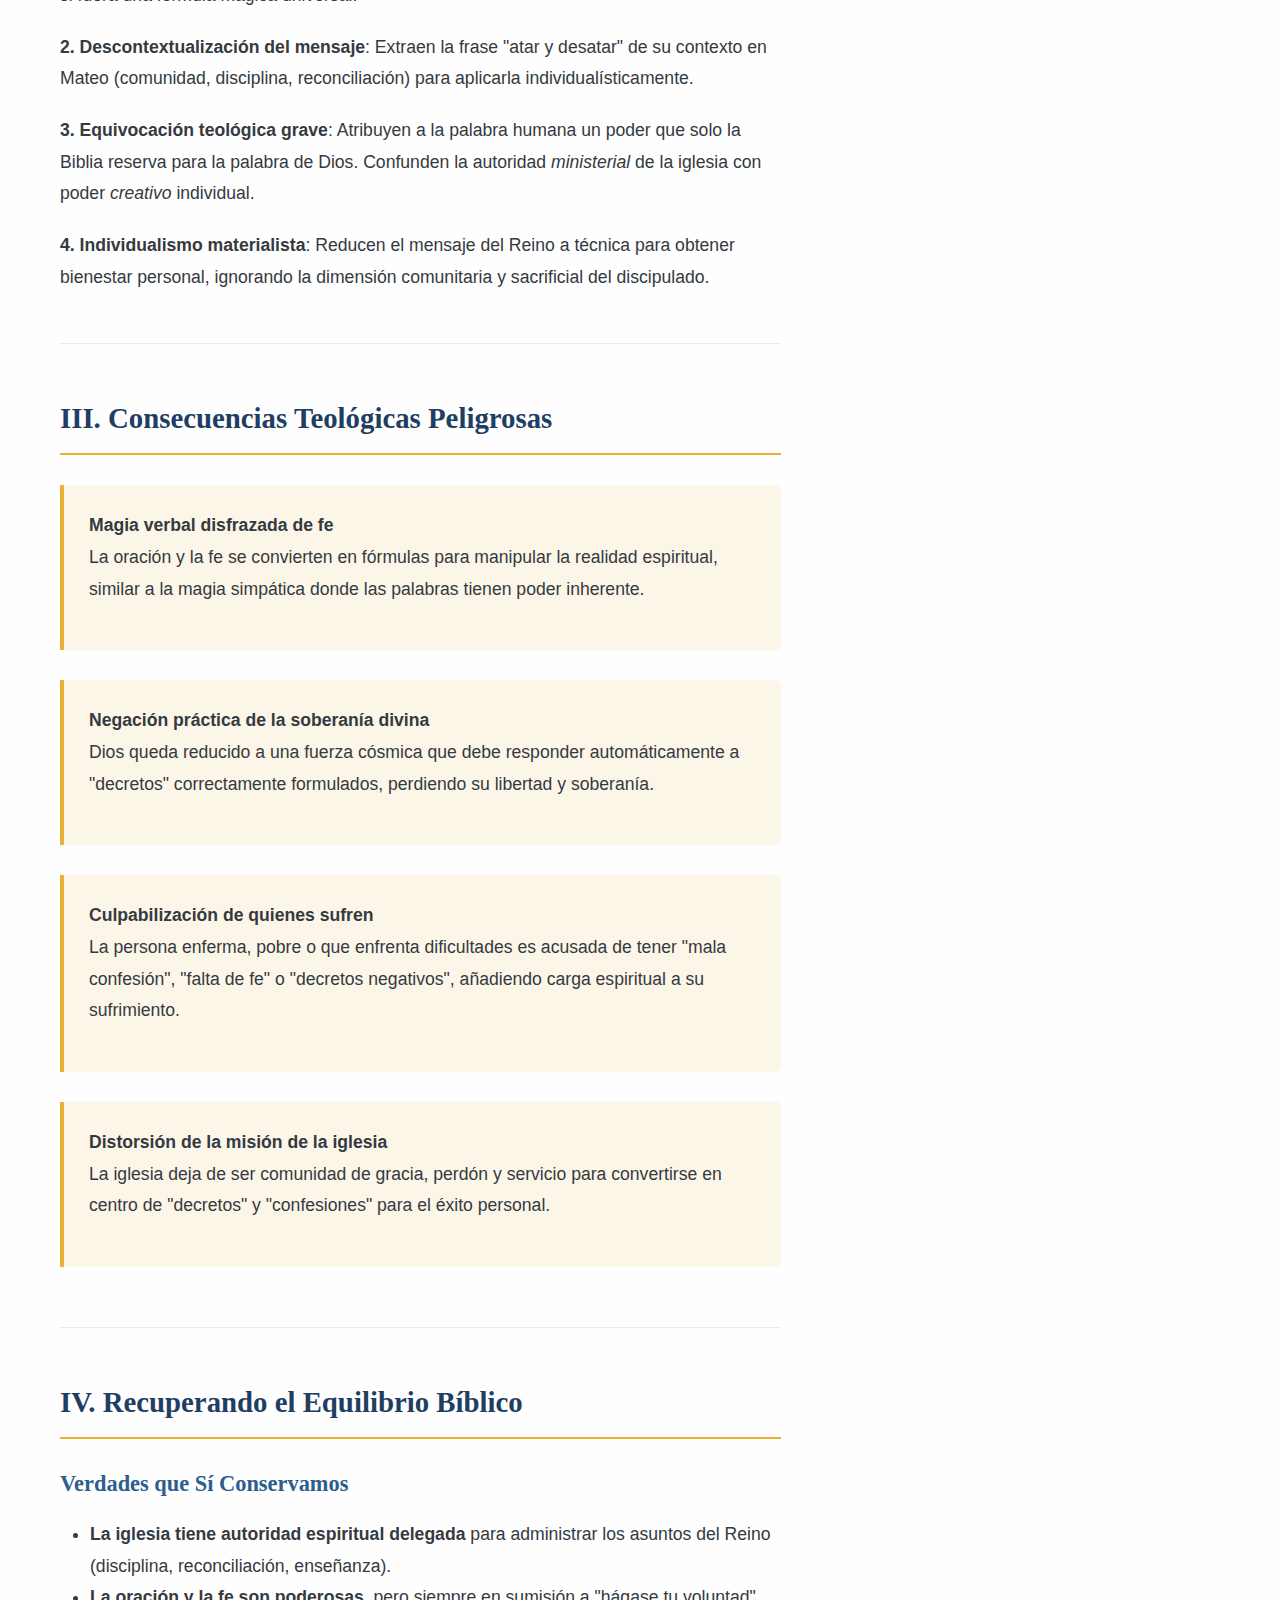
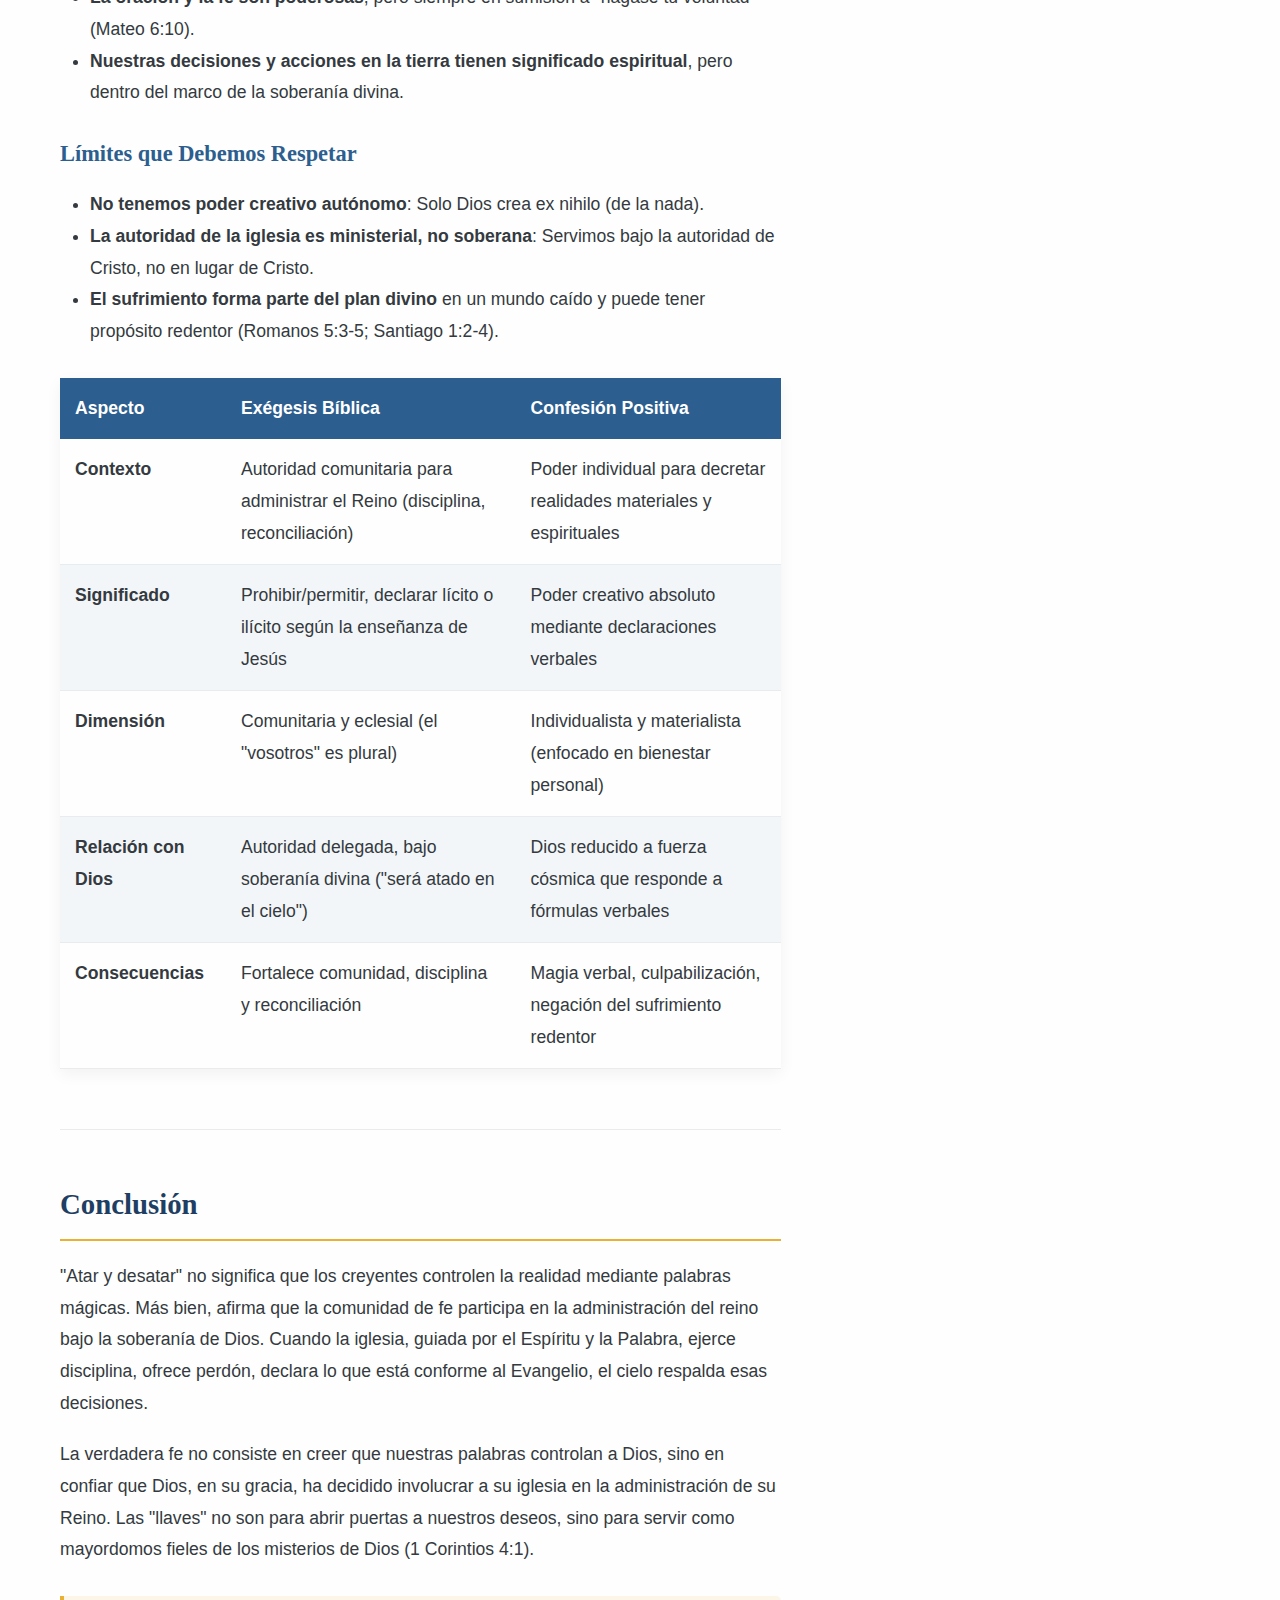
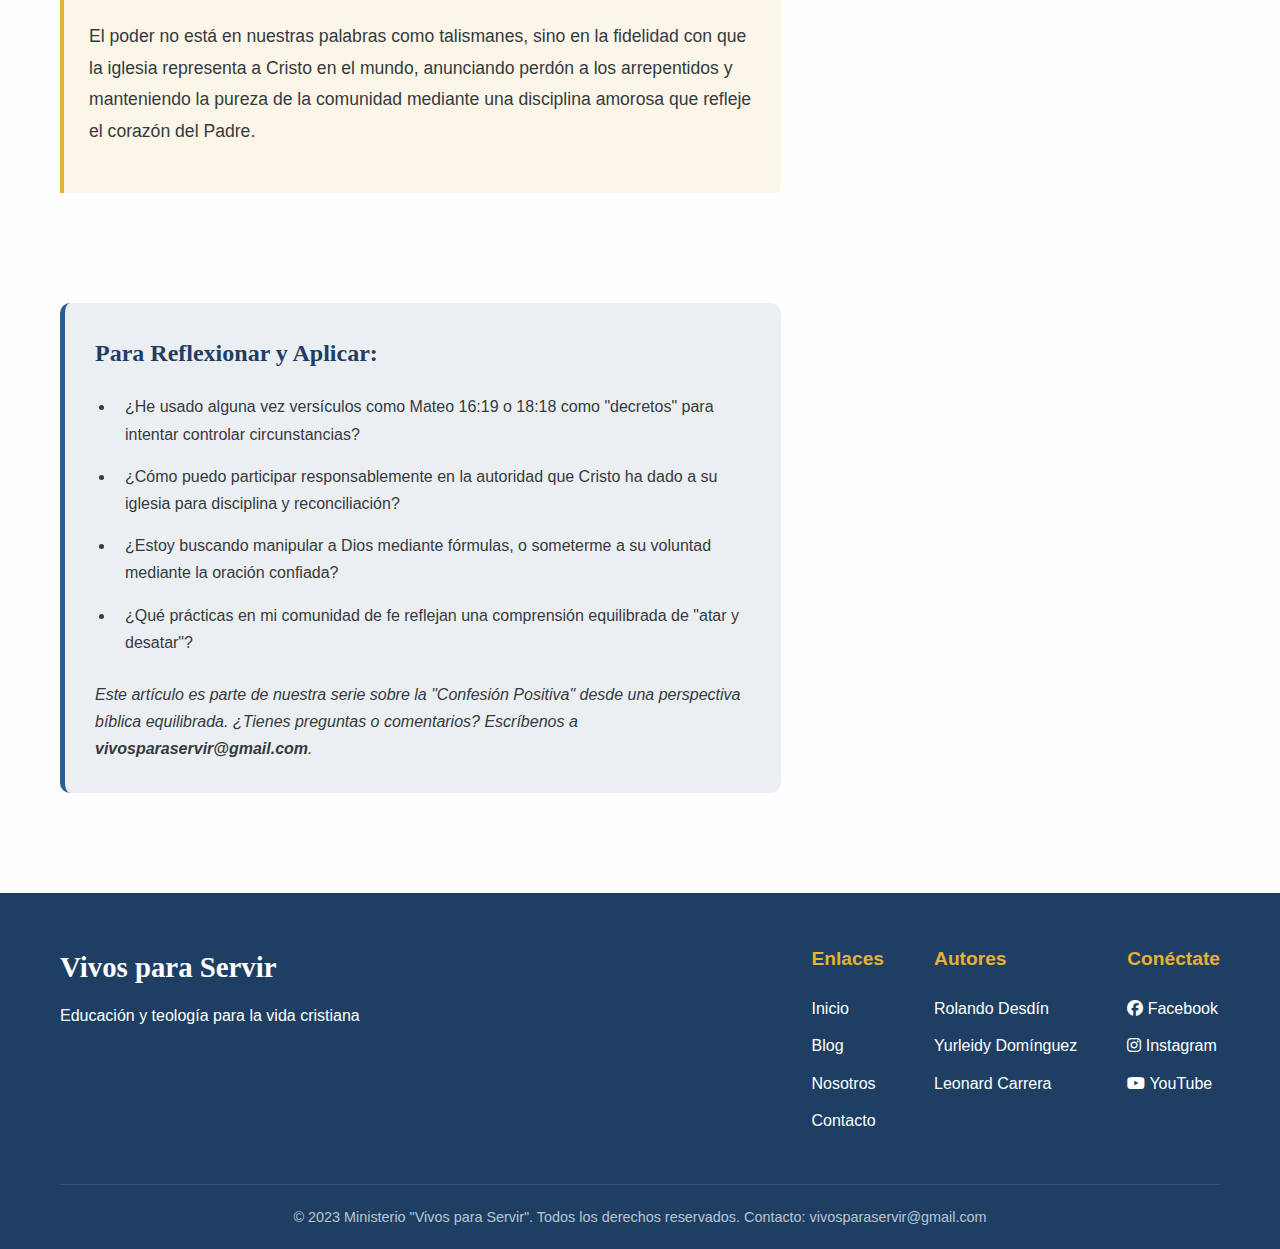
<file: post3-mateo18.html>
<!DOCTYPE html>
<html lang="es">
<head>
    <meta charset="UTF-8">
    <meta name="viewport" content="width=device-width, initial-scale=1.0">
    <title>Atar y Desatar en la Tierra y en el Cielo | Vivos para Servir</title>
    <link rel="stylesheet" href="https://cdnjs.cloudflare.com/ajax/libs/font-awesome/6.4.0/css/all.min.css">
      <script src="https://cdn.counter.dev/script.js" data-id="c6f88d07-4d8a-4bbf-80a9-cc94b1592197" data-utcoffset="-5"></script>
    <style>
        :root {
            --primary: #2c5e8f;
            --primary-dark: #1e3f63;
            --secondary: #e8b034;
            --light: #f8f9fa;
            --dark: #343a40;
            --gray: #6c757d;
            --light-gray: #e9ecef;
            --font-main: 'Segoe UI', Tahoma, Geneva, Verdana, sans-serif;
            --font-heading: 'Georgia', serif;
        }
        
        * {
            margin: 0;
            padding: 0;
            box-sizing: border-box;
        }
        
        body {
            font-family: var(--font-main);
            line-height: 1.7;
            color: var(--dark);
            background-color: #fefefe;
        }
        
        a {
            text-decoration: none;
            color: inherit;
        }
        
        .container {
            width: 100%;
            max-width: 1200px;
            margin: 0 auto;
            padding: 0 20px;
        }
        
        /* Header */
        header {
            background-color: var(--primary);
            color: white;
            padding: 20px 0;
            box-shadow: 0 2px 10px rgba(0,0,0,0.1);
            position: sticky;
            top: 0;
            z-index: 100;
        }
        
        .header-content {
            display: flex;
            justify-content: space-between;
            align-items: center;
        }
        
        .logo {
            display: flex;
            align-items: center;
            gap: 15px;
        }
        
        .logo-icon {
            font-size: 2rem;
            color: var(--secondary);
        }
        
        .logo-text h1 {
            font-family: var(--font-heading);
            font-size: 1.5rem;
            margin-bottom: 3px;
        }
        
        .logo-text p {
            font-size: 0.8rem;
            opacity: 0.9;
        }
        
        .back-button {
            color: white;
            font-weight: 600;
            padding: 8px 20px;
            border-radius: 5px;
            transition: all 0.3s;
            display: flex;
            align-items: center;
            gap: 8px;
            background-color: rgba(255,255,255,0.1);
        }
        
        .back-button:hover {
            background-color: rgba(255,255,255,0.2);
        }
        
        /* Article Header */
        .article-header {
            background: linear-gradient(rgba(44, 94, 143, 0.9), rgba(30, 63, 99, 0.95)), url('https://images.unsplash.com/photo-1542407342318-65b9d6d8c4e9?ixlib=rb-4.0.3&auto=format&fit=crop&w=1200&q=80');
            background-size: cover;
            background-position: center;
            color: white;
            padding: 80px 0 60px;
            margin-bottom: 40px;
        }
        
        .article-title {
            font-family: var(--font-heading);
            font-size: 2.8rem;
            line-height: 1.2;
            margin-bottom: 20px;
            text-shadow: 0 2px 4px rgba(0,0,0,0.3);
        }
        
        .article-meta {
            display: flex;
            justify-content: space-between;
            align-items: center;
            margin-bottom: 30px;
            padding-bottom: 20px;
            border-bottom: 1px solid rgba(255,255,255,0.2);
        }
        
        .article-author {
            display: flex;
            align-items: center;
            gap: 15px;
        }
        
        .author-avatar {
            width: 60px;
            height: 60px;
            background-color: var(--secondary);
            border-radius: 50%;
            display: flex;
            align-items: center;
            justify-content: center;
            font-weight: bold;
            font-size: 1.5rem;
        }
        
        .author-info h3 {
            font-size: 1.3rem;
            margin-bottom: 5px;
        }
        
        .author-info p {
            opacity: 0.9;
            font-size: 0.95rem;
        }
        
        .article-date {
            font-style: italic;
            opacity: 0.9;
        }
        
        .bible-verse {
            font-size: 1.5rem;
            font-style: italic;
            text-align: center;
            padding: 25px;
            background-color: rgba(0,0,0,0.3);
            border-radius: 10px;
            border-left: 5px solid var(--secondary);
            margin-top: 20px;
        }
        
        /* Article Content */
        .article-container {
            display: flex;
            gap: 40px;
            padding-bottom: 60px;
        }
        
        .article-content {
            flex: 2.5;
        }
        
        .article-sidebar {
            flex: 1;
        }
        
        .article-section {
            margin-bottom: 50px;
            padding-bottom: 30px;
            border-bottom: 1px solid var(--light-gray);
        }
        
        .article-section:last-of-type {
            border-bottom: none;
        }
        
        .section-title {
            font-family: var(--font-heading);
            font-size: 1.8rem;
            color: var(--primary-dark);
            margin-bottom: 20px;
            padding-bottom: 10px;
            border-bottom: 2px solid var(--secondary);
        }
        
        .section-subtitle {
            font-family: var(--font-heading);
            font-size: 1.4rem;
            color: var(--primary);
            margin: 25px 0 15px;
        }
        
        .article-body {
            font-size: 1.1rem;
            line-height: 1.8;
        }
        
        .article-body p {
            margin-bottom: 20px;
        }
        
        .article-body blockquote {
            border-left: 4px solid var(--primary);
            padding-left: 20px;
            margin: 25px 0;
            font-style: italic;
            color: var(--primary-dark);
            background-color: rgba(44, 94, 143, 0.05);
            padding: 20px;
            border-radius: 0 5px 5px 0;
        }
        
        .highlight-box {
            background-color: rgba(232, 176, 52, 0.1);
            border-left: 4px solid var(--secondary);
            padding: 25px;
            margin: 30px 0;
            border-radius: 0 5px 5px 0;
        }
        
        .comparison-table {
            width: 100%;
            border-collapse: collapse;
            margin: 30px 0;
            box-shadow: 0 5px 15px rgba(0,0,0,0.05);
        }
        
        .comparison-table th {
            background-color: var(--primary);
            color: white;
            padding: 15px;
            text-align: left;
            font-weight: 600;
        }
        
        .comparison-table td {
            padding: 15px;
            border-bottom: 1px solid var(--light-gray);
            vertical-align: top;
        }
        
        .comparison-table tr:nth-child(even) {
            background-color: rgba(44, 94, 143, 0.05);
        }
        
        .comparison-table tr:hover {
            background-color: rgba(44, 94, 143, 0.1);
        }
        
        .reflection-box {
            background-color: rgba(30, 63, 99, 0.08);
            border-radius: 10px;
            padding: 30px;
            margin: 40px 0;
            border-left: 5px solid var(--primary);
        }
        
        .reflection-title {
            font-family: var(--font-heading);
            font-size: 1.5rem;
            color: var(--primary-dark);
            margin-bottom: 20px;
        }
        
        .reflection-list {
            padding-left: 20px;
        }
        
        .reflection-list li {
            margin-bottom: 15px;
            padding-left: 10px;
        }
        
        /* Key Symbol */
        .key-symbol {
            text-align: center;
            margin: 30px 0;
        }
        
        .key-icon {
            font-size: 4rem;
            color: var(--secondary);
            margin-bottom: 20px;
        }
        
        .key-text {
            font-style: italic;
            color: var(--primary);
            font-size: 1.2rem;
            max-width: 600px;
            margin: 0 auto;
        }
        
        /* Sidebar */
        .sidebar-widget {
            background-color: white;
            border-radius: 10px;
            padding: 25px;
            margin-bottom: 30px;
            box-shadow: 0 5px 15px rgba(0,0,0,0.08);
            position: sticky;
            top: 100px;
        }
        
        .widget-title {
            font-family: var(--font-heading);
            font-size: 1.4rem;
            color: var(--primary-dark);
            margin-bottom: 20px;
            padding-bottom: 10px;
            border-bottom: 2px solid var(--light-gray);
        }
        
        .author-bio {
            display: flex;
            flex-direction: column;
            align-items: center;
            text-align: center;
        }
        
        .author-bio-img {
            width: 120px;
            height: 120px;
            background-color: var(--primary);
            border-radius: 50%;
            display: flex;
            align-items: center;
            justify-content: center;
            color: white;
            font-weight: bold;
            font-size: 2.5rem;
            margin-bottom: 20px;
        }
        
        .share-buttons {
            display: flex;
            gap: 10px;
            margin-top: 20px;
        }
        
        .share-button {
            flex: 1;
            display: flex;
            align-items: center;
            justify-content: center;
            gap: 8px;
            padding: 10px;
            border-radius: 5px;
            color: white;
            font-weight: 600;
            transition: opacity 0.3s;
        }
        
        .share-button:hover {
            opacity: 0.9;
        }
        
        .facebook {
            background-color: #3b5998;
        }
        
        .twitter {
            background-color: #1da1f2;
        }
        
        .whatsapp {
            background-color: #25d366;
        }
        
        .related-posts {
            list-style: none;
        }
        
        .related-post {
            display: flex;
            gap: 15px;
            margin-bottom: 20px;
            padding-bottom: 20px;
            border-bottom: 1px solid var(--light-gray);
        }
        
        .related-post:last-child {
            margin-bottom: 0;
            padding-bottom: 0;
            border-bottom: none;
        }
        
        .related-post-img {
            width: 80px;
            height: 80px;
            background-color: var(--light-gray);
            border-radius: 5px;
            flex-shrink: 0;
        }
        
        .related-post-title {
            font-weight: 600;
            font-size: 1rem;
            margin-bottom: 5px;
        }
        
        .related-post-author {
            font-size: 0.85rem;
            color: var(--gray);
        }
        
        /* Footer */
        footer {
            background-color: var(--primary-dark);
            color: white;
            padding: 50px 0 20px;
        }
        
        .footer-content {
            display: flex;
            justify-content: space-between;
            margin-bottom: 40px;
        }
        
        .footer-logo h3 {
            font-family: var(--font-heading);
            font-size: 1.8rem;
            margin-bottom: 10px;
        }
        
        .footer-links {
            display: flex;
            gap: 50px;
        }
        
        .footer-links h4 {
            font-size: 1.2rem;
            margin-bottom: 20px;
            color: var(--secondary);
        }
        
        .footer-links ul {
            list-style: none;
        }
        
        .footer-links li {
            margin-bottom: 10px;
        }
        
        .footer-links a:hover {
            color: var(--secondary);
        }
        
        .copyright {
            text-align: center;
            padding-top: 20px;
            border-top: 1px solid rgba(255,255,255,0.1);
            font-size: 0.9rem;
            color: rgba(255,255,255,0.7);
        }
        
        /* Responsive */
        @media (max-width: 992px) {
            .article-container {
                flex-direction: column;
            }
            
            .article-header {
                padding: 60px 0 40px;
            }
            
            .article-title {
                font-size: 2.2rem;
            }
            
            .sidebar-widget {
                position: static;
            }
            
            .footer-content {
                flex-direction: column;
                gap: 30px;
            }
            
            .footer-links {
                justify-content: space-between;
                flex-wrap: wrap;
            }
        }
        
        @media (max-width: 768px) {
            .article-meta {
                flex-direction: column;
                align-items: flex-start;
                gap: 20px;
            }
            
            .article-title {
                font-size: 1.8rem;
            }
            
            .bible-verse {
                font-size: 1.2rem;
                padding: 20px;
            }
            
            .section-title {
                font-size: 1.5rem;
            }
            
            .footer-links {
                flex-direction: column;
                gap: 30px;
            }
            
            .share-buttons {
                flex-direction: column;
            }
            
            .key-icon {
                font-size: 3rem;
            }
        }
    </style>
</head>
<body>
    <!-- Header -->
    <header>
        <div class="container header-content">
            <a href="index.html" class="logo">
                <div class="logo-icon">
                    <i class="fas fa-cross"></i>
                </div>
                <div class="logo-text">
                    <h1>Vivos para Servir</h1>
                    <p>Ministerio Cristiano - Educación y Teología</p>
                </div>
            </a>
            <a href="index.html" class="back-button">
                <i class="fas fa-arrow-left"></i> Volver al Blog
            </a>
        </div>
    </header>

    <!-- Article Header -->
    <div class="article-header">
        <div class="container">
            <h1 class="article-title">Atar y Desatar en la Tierra y en el Cielo</h1>
            <div class="article-meta">
                <div class="article-author">
                    <div class="author-avatar">RY</div>
                    <div class="author-info">
                        <h3>Rolando Y. Desdín García</h3>
                        <p>Teólogo y pastor con 20 años de ministerio</p>
                    </div>
                </div>
                <div class="article-date">29 de junio, 2023 • 12 min de lectura</div>
            </div>
            <div class="bible-verse">
                "Todo lo que atéis en la tierra será atado en el cielo, y todo lo que desatéis en la tierra será desatado en el cielo" (Mateo 16:19; 18:18).
            </div>
        </div>
    </div>

    <!-- Article Content -->
    <div class="container article-container">
        <!-- Main Article -->
        <article class="article-content">
            <!-- Introduction -->
            <section class="article-section">
                <h2 class="section-title">Introducción: Un Texto en Disputa</h2>
                <div class="article-body">
                    <p>Este pasaje ha sido utilizado por el movimiento de la "Confesión Positiva" como prueba de que los creyentes poseen un poder ilimitado para decretar realidades espirituales. Según esta interpretación, nuestras palabras tienen el poder de "atar" o "desatar" bendiciones, sanidad, prosperidad y cualquier otra realidad que deseemos.</p>
                    
                    <p>Sin embargo, un análisis exegético cuidadoso revela un significado distinto: autoridad delegada para la comunidad de fe, bajo la soberanía de Dios. No se trata de un poder mágico en nuestras palabras, sino de una responsabilidad ministerial que la iglesia ejerce en sumisión a Cristo.</p>
                    
                    <div class="key-symbol">
                        <div class="key-icon">
                            <i class="fas fa-key"></i>
                        </div>
                        <div class="key-text">
                            "Las llaves del reino de los cielos" no son para controlar a Dios, sino para administrar su Reino según su voluntad.
                        </div>
                    </div>
                </div>
            </section>

            <!-- Part I -->
            <section class="article-section">
                <h2 class="section-title">I. El Significado Original de "Atar y Desatar"</h2>
                
                <div class="article-body">
                    <h3 class="section-subtitle">Contexto Literario</h3>
                    
                    <p><strong>Mateo 16:19</strong>: Jesús habla a Pedro tras su confesión de fe ("Tú eres el Cristo, el Hijo del Dios viviente"), otorgándole "las llaves del reino". Este contexto es crucial: Pedro reconoce la identidad mesiánica de Jesús, y en respuesta, Jesús le confía autoridad.</p>
                    
                    <p><strong>Mateo 18:18</strong>: Jesús extiende la misma autoridad a la comunidad en el contexto de disciplina y reconciliación. El capítulo 18 de Mateo trata sobre cómo debe relacionarse la comunidad de fe: corrección fraternal (vv. 15-17), perdón (vv. 21-35) y cuidado de los pequeños (vv. 1-14).</p>
                    
                    <h3 class="section-subtitle">Uso Rabínico de "Atar y Desatar"</h3>
                    
                    <p>En el judaísmo del siglo I, "atar" (hebreo: <em>asar</em>) y "desatar" (hebreo: <em>hittir</em>) eran términos técnicos rabínicos que significaban <strong>prohibir o permitir</strong>, declarar algo lícito o ilícito según la Ley.</p>
                    
                    <div class="highlight-box">
                        <p>Los rabinos "ataban" (prohibían) ciertas acciones y "desataban" (permitían) otras en su interpretación de la Torá. Jesús otorga a sus discípulos una autoridad similar pero renovada: interpretar y aplicar las enseñanzas del Reino, no crear realidades mediante palabras mágicas.</p>
                    </div>
                    
                    <h3 class="section-subtitle">Marco Teológico</h3>
                    
                    <p>Tres principios teológicos emergen del texto:</p>
                    
                    <ul style="margin-left: 30px; margin-bottom: 20px;">
                        <li><strong>Autoridad delegada, no autónoma</strong>: La iglesia actúa en nombre de Cristo, no por su propio poder.</li>
                        <li><strong>El cielo respalda las decisiones de la comunidad</strong> cuando éstas reflejan la voluntad divina revelada en Cristo.</li>
                        <li><strong>Dios sigue siendo soberano</strong>: La autoridad humana es siempre derivada y limitada.</li>
                    </ul>
                    
                    <blockquote>
                        "No sois vosotros los que habláis, sino el Espíritu de vuestro Padre que habla en vosotros" (Mateo 10:20). La autoridad de la iglesia fluye del Espíritu, no de nuestras palabras como talismanes.
                    </blockquote>
                </div>
            </section>

            <!-- Part II -->
            <section class="article-section">
                <h2 class="section-title">II. La Interpretación de la "Confesión Positiva"</h2>
                
                <div class="article-body">
                    <h3 class="section-subtitle">Lo que Enseña</h3>
                    
                    <p>El movimiento de la "Confesión Positiva" (también conocido como "Palabra de Fe") interpreta estos textos como:</p>
                    
                    <ul style="margin-left: 30px; margin-bottom: 20px;">
                        <li><strong>Poder absoluto para decretar realidades espirituales</strong>: Lo que declaramos se establece en el ámbito espiritual y luego se manifiesta en lo físico.</li>
                        <li><strong>Control humano sobre bendiciones, sanidad y prosperidad</strong>: El creyente puede "decretar" su sanidad, prosperidad o éxito mediante declaraciones verbales.</li>
                        <li><strong>Prohibición de hablar negativamente</strong>: Cualquier mención de enfermedad, pobreza o problemas "ata" esas realidades a la vida del creyente.</li>
                    </ul>
                    
                    <h3 class="section-subtitle">Errores Hermenéuticos Fundamentales</h3>
                    
                    <p><strong>1. Confusión de géneros literarios</strong>: Tratan una declaración sobre autoridad eclesial como si fuera una fórmula mágica universal.</p>
                    
                    <p><strong>2. Descontextualización del mensaje</strong>: Extraen la frase "atar y desatar" de su contexto en Mateo (comunidad, disciplina, reconciliación) para aplicarla individualísticamente.</p>
                    
                    <p><strong>3. Equivocación teológica grave</strong>: Atribuyen a la palabra humana un poder que solo la Biblia reserva para la palabra de Dios. Confunden la autoridad <em>ministerial</em> de la iglesia con poder <em>creativo</em> individual.</p>
                    
                    <p><strong>4. Individualismo materialista</strong>: Reducen el mensaje del Reino a técnica para obtener bienestar personal, ignorando la dimensión comunitaria y sacrificial del discipulado.</p>
                </div>
            </section>

            <!-- Part III -->
            <section class="article-section">
                <h2 class="section-title">III. Consecuencias Teológicas Peligrosas</h2>
                
                <div class="article-body">
                    <div class="highlight-box">
                        <h4>Magia verbal disfrazada de fe</h4>
                        <p>La oración y la fe se convierten en fórmulas para manipular la realidad espiritual, similar a la magia simpática donde las palabras tienen poder inherente.</p>
                    </div>
                    
                    <div class="highlight-box">
                        <h4>Negación práctica de la soberanía divina</h4>
                        <p>Dios queda reducido a una fuerza cósmica que debe responder automáticamente a "decretos" correctamente formulados, perdiendo su libertad y soberanía.</p>
                    </div>
                    
                    <div class="highlight-box">
                        <h4>Culpabilización de quienes sufren</h4>
                        <p>La persona enferma, pobre o que enfrenta dificultades es acusada de tener "mala confesión", "falta de fe" o "decretos negativos", añadiendo carga espiritual a su sufrimiento.</p>
                    </div>
                    
                    <div class="highlight-box">
                        <h4>Distorsión de la misión de la iglesia</h4>
                        <p>La iglesia deja de ser comunidad de gracia, perdón y servicio para convertirse en centro de "decretos" y "confesiones" para el éxito personal.</p>
                    </div>
                </div>
            </section>

            <!-- Part IV -->
            <section class="article-section">
                <h2 class="section-title">IV. Recuperando el Equilibrio Bíblico</h2>
                
                <div class="article-body">
                    <h3 class="section-subtitle">Verdades que Sí Conservamos</h3>
                    
                    <ul style="margin-left: 30px; margin-bottom: 20px;">
                        <li><strong>La iglesia tiene autoridad espiritual delegada</strong> para administrar los asuntos del Reino (disciplina, reconciliación, enseñanza).</li>
                        <li><strong>La oración y la fe son poderosas</strong>, pero siempre en sumisión a "hágase tu voluntad" (Mateo 6:10).</li>
                        <li><strong>Nuestras decisiones y acciones en la tierra tienen significado espiritual</strong>, pero dentro del marco de la soberanía divina.</li>
                    </ul>
                    
                    <h3 class="section-subtitle">Límites que Debemos Respetar</h3>
                    
                    <ul style="margin-left: 30px; margin-bottom: 20px;">
                        <li><strong>No tenemos poder creativo autónomo</strong>: Solo Dios crea ex nihilo (de la nada).</li>
                        <li><strong>La autoridad de la iglesia es ministerial, no soberana</strong>: Servimos bajo la autoridad de Cristo, no en lugar de Cristo.</li>
                        <li><strong>El sufrimiento forma parte del plan divino</strong> en un mundo caído y puede tener propósito redentor (Romanos 5:3-5; Santiago 1:2-4).</li>
                    </ul>
                    
                    <table class="comparison-table">
                        <thead>
                            <tr>
                                <th>Aspecto</th>
                                <th>Exégesis Bíblica</th>
                                <th>Confesión Positiva</th>
                            </tr>
                        </thead>
                        <tbody>
                            <tr>
                                <td><strong>Contexto</strong></td>
                                <td>Autoridad comunitaria para administrar el Reino (disciplina, reconciliación)</td>
                                <td>Poder individual para decretar realidades materiales y espirituales</td>
                            </tr>
                            <tr>
                                <td><strong>Significado</strong></td>
                                <td>Prohibir/permitir, declarar lícito o ilícito según la enseñanza de Jesús</td>
                                <td>Poder creativo absoluto mediante declaraciones verbales</td>
                            </tr>
                            <tr>
                                <td><strong>Dimensión</strong></td>
                                <td>Comunitaria y eclesial (el "vosotros" es plural)</td>
                                <td>Individualista y materialista (enfocado en bienestar personal)</td>
                            </tr>
                            <tr>
                                <td><strong>Relación con Dios</strong></td>
                                <td>Autoridad delegada, bajo soberanía divina ("será atado en el cielo")</td>
                                <td>Dios reducido a fuerza cósmica que responde a fórmulas verbales</td>
                            </tr>
                            <tr>
                                <td><strong>Consecuencias</strong></td>
                                <td>Fortalece comunidad, disciplina y reconciliación</td>
                                <td>Magia verbal, culpabilización, negación del sufrimiento redentor</td>
                            </tr>
                        </tbody>
                    </table>
                </div>
            </section>

            <!-- Conclusion -->
            <section class="article-section">
                <h2 class="section-title">Conclusión</h2>
                
                <div class="article-body">
                    <p>"Atar y desatar" no significa que los creyentes controlen la realidad mediante palabras mágicas. Más bien, afirma que la comunidad de fe participa en la administración del reino bajo la soberanía de Dios. Cuando la iglesia, guiada por el Espíritu y la Palabra, ejerce disciplina, ofrece perdón, declara lo que está conforme al Evangelio, el cielo respalda esas decisiones.</p>
                    
                    <p>La verdadera fe no consiste en creer que nuestras palabras controlan a Dios, sino en confiar que Dios, en su gracia, ha decidido involucrar a su iglesia en la administración de su Reino. Las "llaves" no son para abrir puertas a nuestros deseos, sino para servir como mayordomos fieles de los misterios de Dios (1 Corintios 4:1).</p>
                    
                    <div class="highlight-box">
                        <p>El poder no está en nuestras palabras como talismanes, sino en la fidelidad con que la iglesia representa a Cristo en el mundo, anunciando perdón a los arrepentidos y manteniendo la pureza de la comunidad mediante una disciplina amorosa que refleje el corazón del Padre.</p>
                    </div>
                </div>
            </section>

            <!-- Reflection Box -->
            <div class="reflection-box">
                <h3 class="reflection-title">Para Reflexionar y Aplicar:</h3>
                <ul class="reflection-list">
                    <li>¿He usado alguna vez versículos como Mateo 16:19 o 18:18 como "decretos" para intentar controlar circunstancias?</li>
                    <li>¿Cómo puedo participar responsablemente en la autoridad que Cristo ha dado a su iglesia para disciplina y reconciliación?</li>
                    <li>¿Estoy buscando manipular a Dios mediante fórmulas, o someterme a su voluntad mediante la oración confiada?</li>
                    <li>¿Qué prácticas en mi comunidad de fe reflejan una comprensión equilibrada de "atar y desatar"?</li>
                </ul>
                
                <p style="margin-top: 25px; font-style: italic;">Este artículo es parte de nuestra serie sobre la "Confesión Positiva" desde una perspectiva bíblica equilibrada. ¿Tienes preguntas o comentarios? Escríbenos a <strong>vivosparaservir@gmail.com</strong>.</p>
            </div>
        </article>

        <!-- Sidebar -->
        <aside class="article-sidebar">
            <!-- Author Bio -->
            <div class="sidebar-widget">
                <div class="author-bio">
                    <div class="author-bio-img">RY</div>
                    <h3 class="widget-title">Sobre el Autor</h3>
                    <p><strong>Rolando Y. Desdín García</strong> es teólogo y pastor con más de 20 años de ministerio. Especializado en estudios del Nuevo Testamento y hermenéutica bíblica.</p>
                    <p>Ha enseñado en varios seminarios y es autor de numerosos estudios bíblicos sobre temas controversiales en el cristianismo contemporáneo.</p>
                </div>
            </div>

            <!-- Share -->
            <div class="sidebar-widget">
                <h3 class="widget-title">Comparte este artículo</h3>
                <p>¿Este artículo te ha sido útil? Compártelo con otros.</p>
                <div class="share-buttons">
                    <a href="#" class="share-button facebook">
                        <i class="fab fa-facebook-f"></i> Facebook
                    </a>
                    <a href="#" class="share-button twitter">
                        <i class="fab fa-twitter"></i> Twitter
                    </a>
                    <a href="#" class="share-button whatsapp">
                        <i class="fab fa-whatsapp"></i> WhatsApp
                    </a>
                </div>
            </div>

            <!-- Related Posts -->
            <div class="sidebar-widget">
                <h3 class="widget-title">Artículos relacionados</h3>
                <ul class="related-posts">
                    <li class="related-post">
                        <div class="related-post-img" style="background-image: url('https://images.unsplash.com/photo-1518834103328-93d45986dce1?ixlib=rb-4.0.3&auto=format&fit=crop&w=300&q=80');"></div>
                        <div>
                            <h4 class="related-post-title">Proverbios 6:2: Atado a las Palabras de tu Boca</h4>
                            <p class="related-post-author">Rolando Y. Desdín García</p>
                        </div>
                    </li>
                    <li class="related-post">
                        <div class="related-post-img" style="background-image: url('https://images.unsplash.com/photo-1511377107391-116a9d5c6d6b?ixlib=rb-4.0.3&auto=format&fit=crop&w=300&q=80');"></div>
                        <div>
                            <h4 class="related-post-title">Marcos 11: La fe que mueve montañas</h4>
                            <p class="related-post-author">Yurleidy Domínguez Vega</p>
                        </div>
                    </li>
                </ul>
            </div>

            <!-- Newsletter -->
            <div class="sidebar-widget">
                <h3 class="widget-title">Suscríbete al Blog</h3>
                <p>Recibe nuestros nuevos artículos directamente en tu correo.</p>
                <form class="newsletter-form">
                    <input type="email" placeholder="Tu correo electrónico" required style="width: 100%; padding: 12px 15px; border: 1px solid var(--light-gray); border-radius: 5px; margin-bottom: 10px; font-family: inherit;">
                    <button type="submit" style="width: 100%; background-color: var(--primary); color: white; border: none; padding: 12px; border-radius: 5px; font-weight: 600; cursor: pointer;">Suscribirse</button>
                </form>
            </div>
        </aside>
    </div>

    <!-- Footer -->
    <footer>
        <div class="container">
            <div class="footer-content">
                <div class="footer-logo">
                    <h3>Vivos para Servir</h3>
                    <p>Educación y teología para la vida cristiana</p>
                </div>
                <div class="footer-links">
                    <div>
                        <h4>Enlaces</h4>
                        <ul>
                            <li><a href="index.html">Inicio</a></li>
                            <li><a href="index.html#blog">Blog</a></li>
                            <li><a href="index.html#about">Nosotros</a></li>
                            <li><a href="index.html#contact">Contacto</a></li>
                        </ul>
                    </div>
                    <div>
                        <h4>Autores</h4>
                        <ul>
                            <li><a href="#">Rolando Desdín</a></li>
                            <li><a href="#">Yurleidy Domínguez</a></li>
                            <li><a href="#">Leonard Carrera</a></li>
                        </ul>
                    </div>
                    <div>
                        <h4>Conéctate</h4>
                        <ul>
                            <li><a href="#"><i class="fab fa-facebook"></i> Facebook</a></li>
                            <li><a href="#"><i class="fab fa-instagram"></i> Instagram</a></li>
                            <li><a href="#"><i class="fab fa-youtube"></i> YouTube</a></li>
                        </ul>
                    </div>
                </div>
            </div>
            <div class="copyright">
                <p>&copy; 2023 Ministerio "Vivos para Servir". Todos los derechos reservados. Contacto: vivosparaservir@gmail.com</p>
            </div>
        </div>
    </footer>

    <script>
        // Newsletter form submission
        document.querySelector('.newsletter-form').addEventListener('submit', function(e) {
            e.preventDefault();
            const email = this.querySelector('input[type="email"]').value;
            alert(`¡Gracias por suscribirte con el correo: ${email}! Te enviaremos nuestras nuevas publicaciones.`);
            this.reset();
        });
        
        // Share buttons (basic functionality)
        document.querySelectorAll('.share-button').forEach(button => {
            button.addEventListener('click', function(e) {
                e.preventDefault();
                const platform = this.classList.contains('facebook') ? 'Facebook' : 
                               this.classList.contains('twitter') ? 'Twitter' : 'WhatsApp';
                alert(`¡Gracias por compartir en ${platform}! El artículo se compartirá en tu perfil.`);
            });
        });
    </script>
</body>
</html>
</file>
<file: styles.css>
/* styles.css */
:root {
    --primary: #2c5e8f;
    --primary-dark: #1e3f63;
    --secondary: #e8b034;
    --light: #f8f9fa;
    --dark: #343a40;
    --gray: #6c757d;
    --light-gray: #e9ecef;
    --font-main: 'Segoe UI', Tahoma, Geneva, Verdana, sans-serif;
    --font-heading: 'Georgia', serif;
}

* {
    margin: 0;
    padding: 0;
    box-sizing: border-box;
}

body {
    font-family: var(--font-main);
    line-height: 1.7;
    color: var(--dark);
    background-color: #fefefe;
    min-height: 100vh;
    display: flex;
    flex-direction: column;
}

.icon {
    width: 60px;
    height: 60px;
}
.container {
    width: 100%;
    max-width: 1200px;
    margin: 0 auto;
    padding: 0 20px;
}

a {
    text-decoration: none;
    color: inherit;
}

/* Header */
header {
    background-color: var(--primary);
    color: white;
    padding: 20px 0;
    box-shadow: 0 2px 10px rgba(0,0,0,0.1);
    position: sticky;
    top: 0;
    z-index: 1000;
}

.header-content {
    display: flex;
    justify-content: space-between;
    align-items: center;
}

.logo {
    display: flex;
    align-items: center;
    gap: 15px;
    transition: transform 0.3s;
}

.logo:hover {
    transform: translateY(-2px);
}

.logo-img {
    height: 60px;
    width: 60px;
    object-fit: contain;
    
}

.logo-text h1 {
    font-family: var(--font-heading);
    font-size: 1.5rem;
    margin-bottom: 3px;
}

.logo-text p {
    font-size: 0.8rem;
    opacity: 0.9;
}

/* Navigation */
nav ul {
    display: flex;
    list-style: none;
    gap: 30px;
}

nav a {
    font-weight: 600;
    transition: all 0.3s;
    font-size: 1.05rem;
    padding: 8px 15px;
    border-radius: 5px;
}

nav a:hover {
    color: var(--secondary);
    background-color: rgba(255,255,255,0.1);
}

.back-button {
    color: white;
    font-weight: 600;
    padding: 10px 25px;
    border-radius: 5px;
    transition: all 0.3s;
    display: flex;
    align-items: center;
    gap: 8px;
    background-color: rgba(255,255,255,0.1);
    border: 2px solid rgba(255,255,255,0.2);
}

.back-button:hover {
    background-color: rgba(255,255,255,0.2);
    transform: translateX(-5px);
}

.mobile-menu-btn {
    display: none;
    font-size: 1.5rem;
    cursor: pointer;
    background: none;
    border: none;
    color: white;
}

/* Hero Section */
.hero {
    background: linear-gradient(rgba(44, 94, 143, 0.85), rgba(30, 63, 99, 0.9)), url('https://images.unsplash.com/photo-1518834103328-93d45986dce1?ixlib=rb-4.0.3&auto=format&fit=crop&w=1200&q=80');
    background-size: cover;
    background-position: center;
    color: white;
    padding: 100px 0;
    text-align: center;
}

.hero h2 {
    font-family: var(--font-heading);
    font-size: 2.8rem;
    margin-bottom: 20px;
    line-height: 1.2;
}

.hero p {
    font-size: 1.2rem;
    max-width: 700px;
    margin: 0 auto 30px;
    opacity: 0.9;
}

.cta-button {
    display: inline-block;
    background-color: var(--secondary);
    color: var(--dark);
    padding: 15px 35px;
    border-radius: 30px;
    font-weight: bold;
    font-size: 1.1rem;
    transition: all 0.3s;
    border: none;
    cursor: pointer;
    box-shadow: 0 4px 15px rgba(0,0,0,0.2);
}

.cta-button:hover {
    background-color: white;
    transform: translateY(-5px);
    box-shadow: 0 8px 25px rgba(0,0,0,0.3);
}

/* Article Header */
.article-header {
    background-size: cover;
    background-position: center;
    color: white;
    padding: 80px 0 60px;
    margin-bottom: 40px;
    position: relative;
    overflow: hidden;
}

.article-header::before {
    content: '';
    position: absolute;
    top: 0;
    left: 0;
    right: 0;
    bottom: 0;
    background: linear-gradient(135deg, rgba(44, 94, 143, 0.9) 0%, rgba(30, 63, 99, 0.95) 100%);
}

.article-header > .container {
    position: relative;
    z-index: 1;
}

.article-title {
    font-family: var(--font-heading);
    font-size: 2.8rem;
    line-height: 1.2;
    margin-bottom: 20px;
    text-shadow: 0 2px 4px rgba(0,0,0,0.3);
}

.article-meta {
    display: flex;
    justify-content: space-between;
    align-items: center;
    margin-bottom: 30px;
    padding-bottom: 20px;
    border-bottom: 1px solid rgba(255,255,255,0.2);
}

.article-author {
    display: flex;
    align-items: center;
    gap: 15px;
}

.author-avatar {
    width: 60px;
    height: 60px;
    background-color: var(--secondary);
    border-radius: 50%;
    display: flex;
    align-items: center;
    justify-content: center;
    font-weight: bold;
    font-size: 1.5rem;
    box-shadow: 0 4px 8px rgba(0,0,0,0.2);
}

.author-info h3 {
    font-size: 1.3rem;
    margin-bottom: 5px;
}

.author-info p {
    opacity: 0.9;
    font-size: 0.95rem;
}

.article-date {
    font-style: italic;
    opacity: 0.9;
    background: rgba(0,0,0,0.2);
    padding: 8px 15px;
    border-radius: 20px;
}

.bible-verse {
    font-size: 1.5rem;
    font-style: italic;
    text-align: center;
    padding: 25px;
    background-color: rgba(0,0,0,0.3);
    border-radius: 15px;
    border-left: 5px solid var(--secondary);
    margin-top: 20px;
    backdrop-filter: blur(10px);
    box-shadow: 0 5px 15px rgba(0,0,0,0.2);
}

/* Main Content */
.main-content {
    display: flex;
    padding: 60px 0;
    gap: 40px;
    flex: 1;
}

.blog-posts {
    flex: 2;
}

.section-title {
    font-family: var(--font-heading);
    font-size: 2rem;
    color: var(--primary-dark);
    margin-bottom: 30px;
    padding-bottom: 15px;
    border-bottom: 3px solid var(--secondary);
    position: relative;
}

.section-title::after {
    content: '';
    position: absolute;
    bottom: -3px;
    left: 0;
    width: 100px;
    height: 3px;
    background-color: var(--primary);
}

/* Post Cards */
.post-card {
    background-color: white;
    border-radius: 15px;
    overflow: hidden;
    box-shadow: 0 10px 30px rgba(0,0,0,0.1);
    margin-bottom: 40px;
    transition: all 0.4s;
    border: 1px solid var(--light-gray);
}

.post-card:hover {
    transform: translateY(-15px);
    box-shadow: 0 20px 40px rgba(0,0,0,0.15);
}

.post-image {
    height: 250px;
    background-color: var(--light-gray);
    background-position: center;
    background-size: cover;
    position: relative;
}

.post-image::after {
    content: '';
    position: absolute;
    top: 0;
    left: 0;
    right: 0;
    bottom: 0;
    background: linear-gradient(to bottom, transparent 50%, rgba(0,0,0,0.3));
}

.post-content {
    padding: 30px;
}

.post-meta {
    display: flex;
    justify-content: space-between;
    align-items: center;
    margin-bottom: 15px;
    font-size: 0.9rem;
    color: var(--gray);
}

.post-author {
    font-weight: 600;
    color: var(--primary);
    background: rgba(44, 94, 143, 0.1);
    padding: 5px 12px;
    border-radius: 20px;
}

.post-date {
    font-style: italic;
    background: rgba(108, 117, 125, 0.1);
    padding: 5px 12px;
    border-radius: 20px;
}

.post-title {
    font-family: var(--font-heading);
    font-size: 1.6rem;
    margin-bottom: 15px;
    color: var(--primary-dark);
    line-height: 1.3;
}

.post-excerpt {
    margin-bottom: 20px;
    color: var(--dark);
    line-height: 1.7;
    font-size: 1.05rem;
}

.read-more {
    display: inline-flex;
    align-items: center;
    gap: 8px;
    color: var(--primary);
    font-weight: 600;
    padding: 10px 20px;
    border-radius: 5px;
    background: rgba(44, 94, 143, 0.1);
    transition: all 0.3s;
}

.read-more:hover {
    background: rgba(44, 94, 143, 0.2);
    transform: translateX(10px);
}

/* Article Container */
.article-container {
    display: flex;
    gap: 40px;
    padding-bottom: 60px;
    flex: 1;
}

.article-content {
    flex: 2.5;
}

.article-sidebar {
    flex: 1;
    min-width: 300px;
}

.article-section {
    margin-bottom: 50px;
    padding-bottom: 30px;
    border-bottom: 1px solid var(--light-gray);
}

.article-section:last-of-type {
    border-bottom: none;
}

.section-subtitle {
    font-family: var(--font-heading);
    font-size: 1.4rem;
    color: var(--primary);
    margin: 25px 0 15px;
    padding-left: 15px;
    border-left: 4px solid var(--secondary);
}

.article-body {
    font-size: 1.1rem;
    line-height: 1.8;
}

.article-body p {
    margin-bottom: 20px;
    text-align: justify;
}

.article-body blockquote {
    border-left: 4px solid var(--primary);
    padding-left: 20px;
    margin: 25px 0;
    font-style: italic;
    color: var(--primary-dark);
    background-color: rgba(44, 94, 143, 0.05);
    padding: 25px;
    border-radius: 0 10px 10px 0;
    box-shadow: 0 5px 15px rgba(0,0,0,0.05);
}

.highlight-box {
    background-color: rgba(232, 176, 52, 0.1);
    border-left: 4px solid var(--secondary);
    padding: 25px;
    margin: 30px 0;
    border-radius: 0 10px 10px 0;
    box-shadow: 0 5px 15px rgba(0,0,0,0.05);
}

.comparison-table {
    width: 100%;
    border-collapse: collapse;
    margin: 30px 0;
    box-shadow: 0 5px 15px rgba(0,0,0,0.08);
    border-radius: 10px;
    overflow: hidden;
}

.comparison-table th {
    background-color: var(--primary);
    color: white;
    padding: 20px;
    text-align: left;
    font-weight: 600;
    font-size: 1.1rem;
}

.comparison-table td {
    padding: 20px;
    border-bottom: 1px solid var(--light-gray);
    vertical-align: top;
    background: white;
}

.comparison-table tr:nth-child(even) td {
    background-color: rgba(44, 94, 143, 0.05);
}

.comparison-table tr:hover td {
    background-color: rgba(44, 94, 143, 0.1);
}

.reflection-box {
    background: linear-gradient(135deg, rgba(30, 63, 99, 0.08) 0%, rgba(44, 94, 143, 0.1) 100%);
    border-radius: 15px;
    padding: 35px;
    margin: 40px 0;
    border-left: 5px solid var(--primary);
    box-shadow: 0 10px 30px rgba(0,0,0,0.08);
}

.reflection-title {
    font-family: var(--font-heading);
    font-size: 1.5rem;
    color: var(--primary-dark);
    margin-bottom: 25px;
    text-align: center;
}

.reflection-list {
    list-style: none;
    padding: 0;
}

.reflection-list li {
    margin-bottom: 15px;
    padding: 15px;
    background: rgba(255,255,255,0.7);
    border-radius: 8px;
    border-left: 4px solid var(--secondary);
    transition: transform 0.3s;
}

.reflection-list li:hover {
    transform: translateX(10px);
    background: rgba(255,255,255,0.9);
}

/* Symbols */
.key-symbol, .mountain-symbol {
    text-align: center;
    margin: 40px 0;
    padding: 30px;
    background: linear-gradient(135deg, rgba(44, 94, 143, 0.05) 0%, rgba(30, 63, 99, 0.1) 100%);
    border-radius: 15px;
}

.key-icon, .mountain-icon {
    font-size: 4rem;
    color: var(--secondary);
    margin-bottom: 20px;
    text-shadow: 2px 2px 4px rgba(0,0,0,0.1);
}

.key-text, .mountain-text {
    font-style: italic;
    color: var(--primary);
    font-size: 1.2rem;
    max-width: 600px;
    margin: 0 auto;
    line-height: 1.6;
}

/* Sidebar */
.sidebar {
    flex: 1;
    min-width: 300px;
}

/* styles.css - Busca esta sección alrededor de la línea 450 */

.sidebar-widget {
    background-color: white;
    border-radius: 15px;
    padding: 25px;
    margin-bottom: 30px;
    box-shadow: 0 10px 30px rgba(0,0,0,0.08);
    border: 1px solid var(--light-gray);
    /* QUITA ESTAS LÍNEAS: */
    /* position: sticky; */
    /* top: 100px; */
    /* max-height: calc(100vh - 120px); */
    overflow-y: auto;
    /* AÑADE ESTO: */
    transition: all 0.3s ease;
}

/* Añade esta nueva clase para widgets sticky */
.sidebar-widget.sticky {
    position: fixed;
    top: 100px;
    width: 280px; /* Ancho ajustado */
    z-index: 100;
    max-height: calc(100vh - 140px);
    overflow-y: auto;
}

.sidebar-widget.sticky-bottom {
    position: absolute;
    bottom: 0;
    width: 100%;
}

.sidebar-widget::-webkit-scrollbar {
    width: 6px;
}

.sidebar-widget::-webkit-scrollbar-track {
    background: var(--light-gray);
    border-radius: 3px;
}

.sidebar-widget::-webkit-scrollbar-thumb {
    background: var(--primary);
    border-radius: 3px;
}

.widget-title {
    font-family: var(--font-heading);
    font-size: 1.4rem;
    color: var(--primary-dark);
    margin-bottom: 25px;
    padding-bottom: 15px;
    border-bottom: 2px solid var(--light-gray);
    position: relative;
}

.widget-title::after {
    content: '';
    position: absolute;
    bottom: -2px;
    left: 0;
    width: 60px;
    height: 2px;
    background-color: var(--secondary);
}

/* Authors Widget */
.authors-list {
    list-style: none;
}

.author-item {
    display: flex;
    align-items: center;
    gap: 15px;
    margin-bottom: 20px;
    padding-bottom: 20px;
    border-bottom: 1px solid var(--light-gray);
}

.author-item:last-child {
    border-bottom: none;
    margin-bottom: 0;
    padding-bottom: 0;
}

.author-icon {
    width: 60px;
    height: 60px;
    background: linear-gradient(135deg, var(--primary) 0%, var(--primary-dark) 100%);
    border-radius: 50%;
    display: flex;
    align-items: center;
    justify-content: center;
    color: white;
    font-weight: bold;
    font-size: 1.5rem;
    box-shadow: 0 4px 8px rgba(0,0,0,0.2);
    flex-shrink: 0;
}

.author-info h4 {
    font-size: 1.1rem;
    margin-bottom: 5px;
    color: var(--primary-dark);
}

.author-info p {
    font-size: 0.9rem;
    color: var(--gray);
    line-height: 1.4;
}

/* Author Bio */
.author-bio {
    display: flex;
    flex-direction: column;
    align-items: center;
    text-align: center;
}

.author-bio-img {
    width: 140px;
    height: 140px;
    background: linear-gradient(135deg, var(--primary) 0%, var(--primary-dark) 100%);
    border-radius: 50%;
    display: flex;
    align-items: center;
    justify-content: center;
    color: white;
    font-weight: bold;
    font-size: 2.5rem;
    margin-bottom: 25px;
    box-shadow: 0 8px 20px rgba(0,0,0,0.2);
}

/* Series Info */
.series-info {
    background: linear-gradient(135deg, rgba(232, 176, 52, 0.1) 0%, rgba(232, 176, 52, 0.2) 100%);
    padding: 25px;
    border-radius: 12px;
    margin-top: 20px;
    border: 2px solid rgba(232, 176, 52, 0.3);
}

.series-info h4 {
    color: var(--primary-dark);
    margin-bottom: 15px;
    font-size: 1.2rem;
    font-family: var(--font-heading);
}

.series-list {
    list-style: none;
    padding-left: 0;
}

.series-list li {
    margin-bottom: 12px;
    padding-bottom: 12px;
    border-bottom: 1px solid rgba(232, 176, 52, 0.3);
}

.series-list li:last-child {
    border-bottom: none;
}

.series-list a {
    color: var(--primary);
    display: flex;
    align-items: center;
    gap: 10px;
    padding: 8px 12px;
    border-radius: 5px;
    transition: all 0.3s;
}

.series-list a:hover {
    color: var(--primary-dark);
    background-color: rgba(44, 94, 143, 0.1);
    transform: translateX(5px);
}

/* Related Posts */
.related-posts {
    list-style: none;
}

.related-post {
    display: flex;
    gap: 15px;
    margin-bottom: 20px;
    padding-bottom: 20px;
    border-bottom: 1px solid var(--light-gray);
    transition: transform 0.3s;
}

.related-post:hover {
    transform: translateX(5px);
}

.related-post:last-child {
    margin-bottom: 0;
    padding-bottom: 0;
    border-bottom: none;
}

.related-post-img {
    width: 80px;
    height: 80px;
    background-color: var(--light-gray);
    border-radius: 8px;
    flex-shrink: 0;
    background-size: cover;
    background-position: center;
    box-shadow: 0 4px 8px rgba(0,0,0,0.1);
}

.related-post-title {
    font-weight: 600;
    font-size: 1rem;
    margin-bottom: 5px;
    color: var(--primary-dark);
    line-height: 1.3;
}

.related-post-author {
    font-size: 0.85rem;
    color: var(--gray);
    background: rgba(108, 117, 125, 0.1);
    padding: 3px 8px;
    border-radius: 12px;
    display: inline-block;
}

/* Contact Widget */
.contact-widget {
    background: linear-gradient(135deg, rgba(44, 94, 143, 0.05) 0%, rgba(30, 63, 99, 0.1) 100%);
    padding: 25px;
    border-radius: 12px;
    text-align: center;
    border: 2px solid rgba(44, 94, 143, 0.2);
}

.contact-button {
    display: inline-flex;
    align-items: center;
    gap: 10px;
    background: linear-gradient(135deg, var(--primary) 0%, var(--primary-dark) 100%);
    color: white;
    padding: 12px 25px;
    border-radius: 8px;
    font-weight: 600;
    margin-top: 15px;
    transition: all 0.3s;
    border: none;
    cursor: pointer;
    box-shadow: 0 4px 15px rgba(44, 94, 143, 0.3);
}

.contact-button:hover {
    transform: translateY(-3px);
    box-shadow: 0 8px 25px rgba(44, 94, 143, 0.4);
}

.contact-info {
    font-size: 0.95rem;
}

.contact-info p {
    margin-bottom: 15px;
    display: flex;
    align-items: center;
    gap: 10px;
}

.contact-info i {
    color: var(--primary);
    font-size: 1.2rem;
}

.contact-email {
    color: var(--primary);
    font-weight: 600;
    text-decoration: underline;
    text-underline-offset: 3px;
}

/* Footer */
footer {
    background: linear-gradient(135deg, var(--primary-dark) 0%, var(--primary) 100%);
    color: white;
    padding: 50px 0 20px;
    margin-top: auto;
}

.footer-content {
    display: flex;
    justify-content: space-between;
    margin-bottom: 40px;
    flex-wrap: wrap;
    gap: 40px;
}

.footer-logo h3 {
    font-family: var(--font-heading);
    font-size: 1.8rem;
    margin-bottom: 10px;
}

.footer-logo p {
    opacity: 0.9;
    max-width: 300px;
}

.footer-links {
    display: flex;
    gap: 50px;
    flex-wrap: wrap;
}

.footer-links h4 {
    font-size: 1.2rem;
    margin-bottom: 20px;
    color: var(--secondary);
    font-family: var(--font-heading);
}

.footer-links ul {
    list-style: none;
}

.footer-links li {
    margin-bottom: 12px;
}

.footer-links a {
    transition: all 0.3s;
    display: inline-block;
    padding: 3px 0;
}

.footer-links a:hover {
    color: var(--secondary);
    transform: translateX(5px);
}

.copyright {
    text-align: center;
    padding-top: 20px;
    border-top: 1px solid rgba(255,255,255,0.1);
    font-size: 0.9rem;
    color: rgba(255,255,255,0.7);
}

/* Responsive Design */
@media (max-width: 1200px) {
    .container {
        padding: 0 30px;
    }
}

@media (max-width: 992px) {
    .main-content,
    .article-container {
        flex-direction: column;
    }
    
    .article-header {
        padding: 60px 0 40px;
    }
    
    .article-title {
        font-size: 2.2rem;
    }
    
    .sidebar,
    .article-sidebar {
        width: 100%;
        min-width: auto;
    }
    
    .sidebar-widget {
        position: static;
        max-height: none;
    }
    
    .footer-content {
        flex-direction: column;
        gap: 40px;
    }
    
    .footer-links {
        justify-content: flex-start;
    }
}

@media (max-width: 768px) {
    .header-content nav {
        display: none;
        position: absolute;
        top: 100%;
        left: 0;
        right: 0;
        background-color: var(--primary);
        padding: 20px;
        box-shadow: 0 5px 15px rgba(0,0,0,0.2);
    }
    
    .header-content nav.active {
        display: block;
    }
    
    nav ul {
        flex-direction: column;
        gap: 15px;
    }
    
    .mobile-menu-btn {
        display: block;
    }
    
    .article-meta {
        flex-direction: column;
        align-items: flex-start;
        gap: 20px;
    }
    
    .article-title {
        font-size: 1.8rem;
    }
    
    .bible-verse {
        font-size: 1.2rem;
        padding: 20px;
    }
    
    .section-title {
        font-size: 1.5rem;
    }
    
    .footer-links {
        flex-direction: column;
        gap: 30px;
    }
    
    .key-icon,
    .mountain-icon {
        font-size: 3rem;
    }
    
    .hero h2 {
        font-size: 2.2rem;
    }
    
    .hero p {
        font-size: 1rem;
    }
}

@media (max-width: 576px) {
    .container {
        padding: 0 15px;
    }
    
    .hero {
        padding: 60px 0;
    }
    
    .post-card {
        margin-bottom: 30px;
    }
    
    .article-container {
        gap: 30px;
    }
    
    .author-bio-img {
        width: 100px;
        height: 100px;
        font-size: 2rem;
    }
}

/* Print Styles */
@media print {
    .sidebar,
    .article-sidebar,
    .mobile-menu-btn,
    .back-button,
    .cta-button,
    .contact-button,
    .read-more {
        display: none !important;
    }
    
    .article-content,
    .blog-posts {
        width: 100%;
        max-width: 100%;
    }
    
    body {
        font-size: 12pt;
        line-height: 1.5;
    }
    
    .article-title {
        font-size: 18pt;
    }
    
    .section-title {
        font-size: 16pt;
    }
}
</file>
